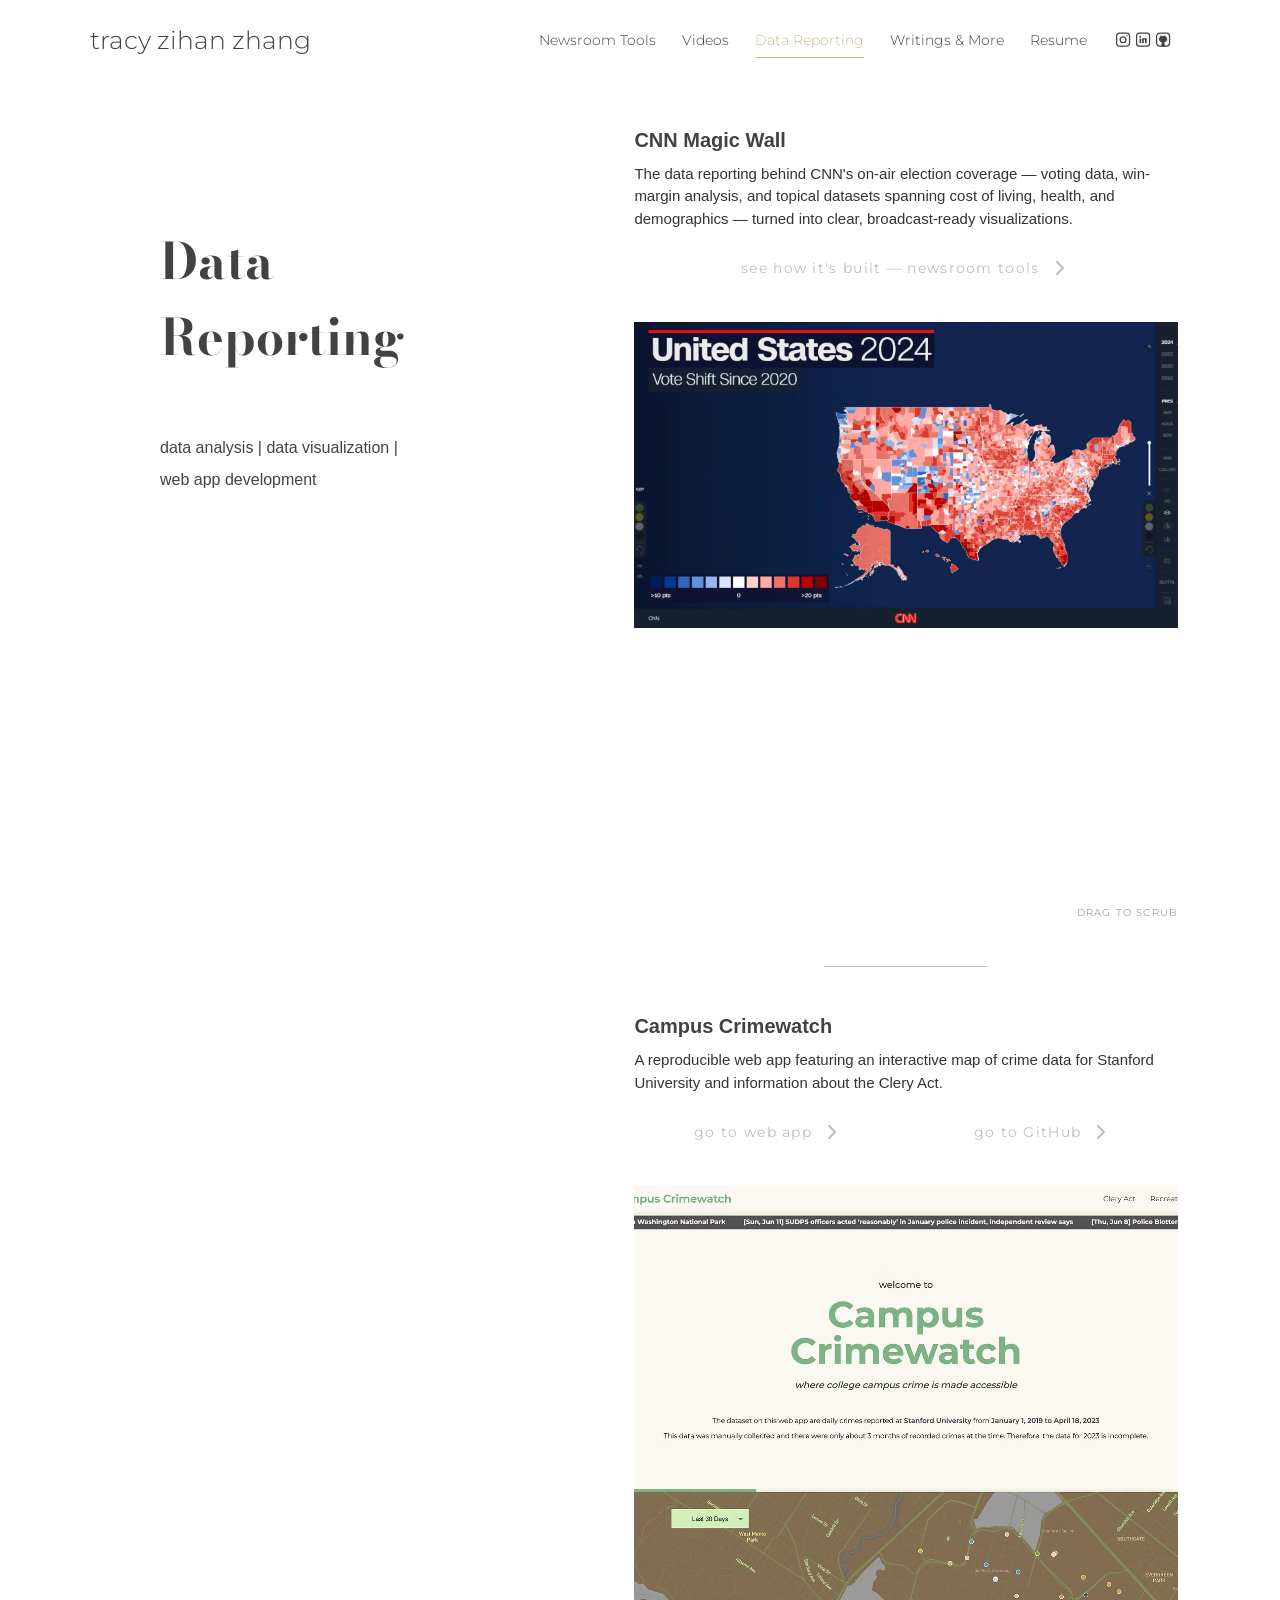
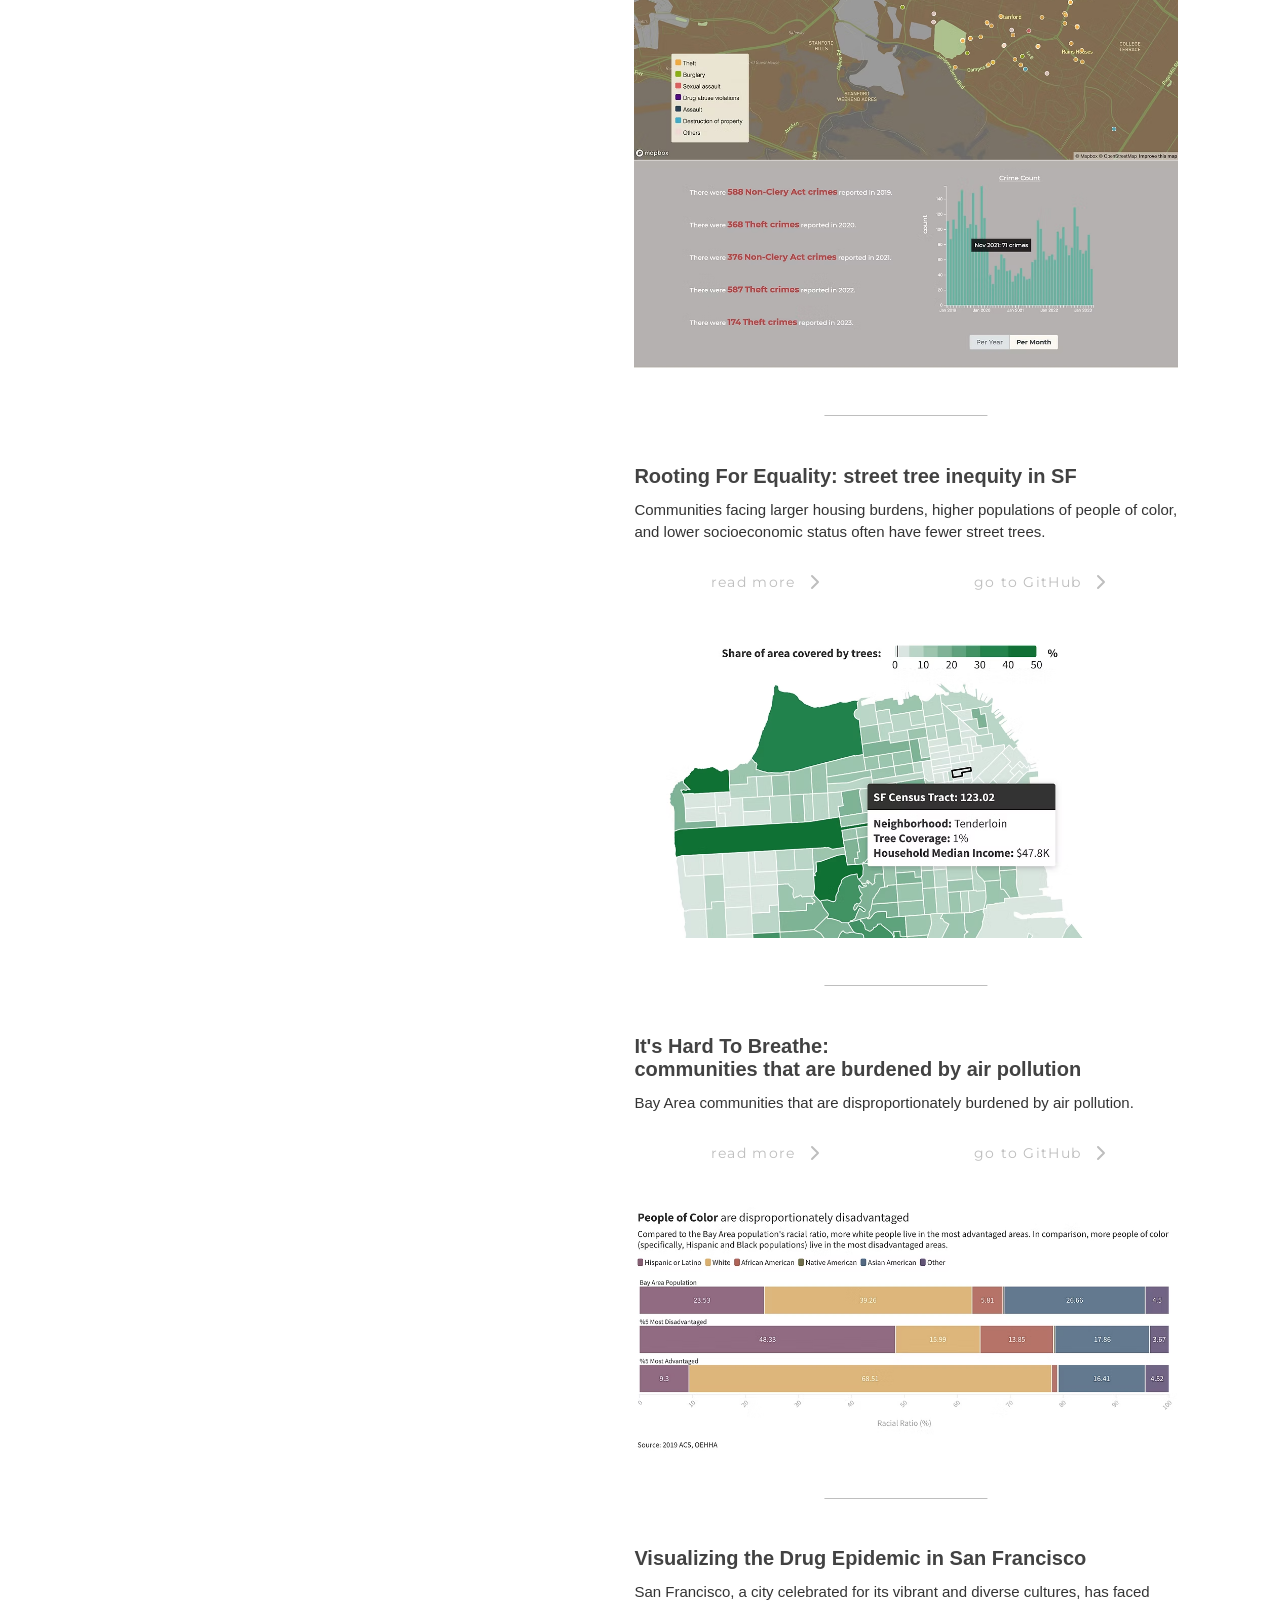
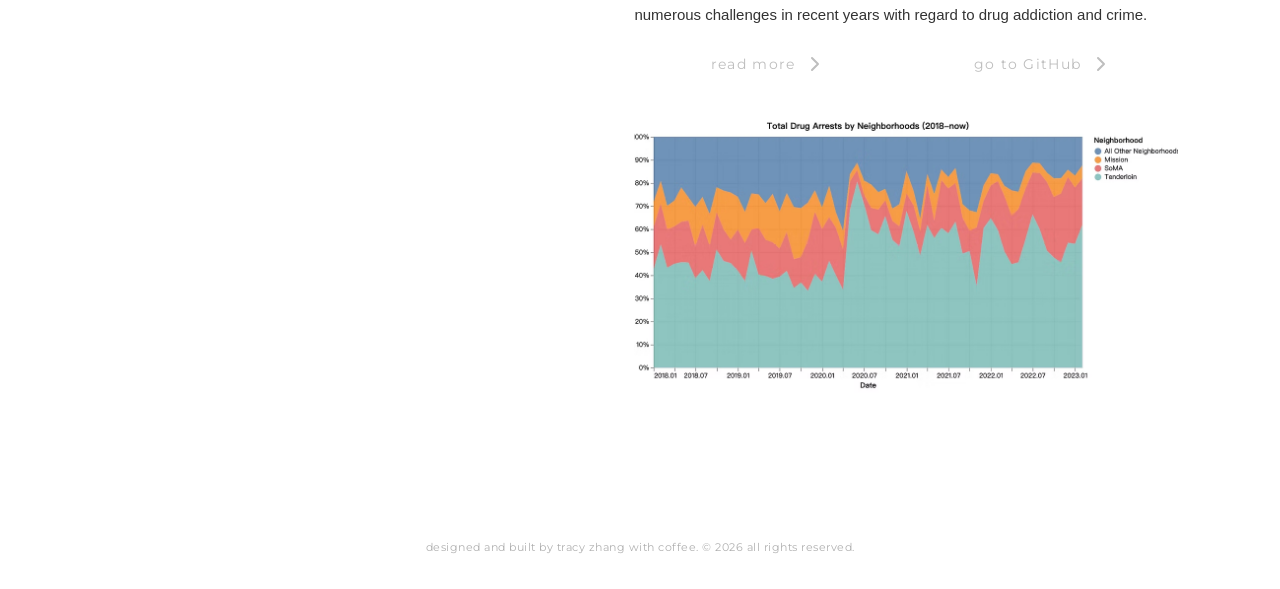
<file: docs/data/index.html>
<!DOCTYPE html>
<html>
  <head>
    <meta name="viewport" content="width=device-width, initial-scale=1.0">
    <link href="../css/data_page.css" rel="stylesheet" type="text/css">
    <link href="../css/mobile.css" rel="stylesheet" type="text/css">
    <link href="https://fonts.googleapis.com/css2?family=Montserrat:wght@200;300;500;600;700&display=swap" rel="stylesheet">
    <link href="https://fonts.googleapis.com/css2?family=Bodoni+Moda:ital,opsz,wght@0,6..96,400..900;1,6..96,400..900&display=swap" rel="stylesheet">
    <title>Tracy Zhang | Data Reporting</title>  
    <link rel="icon" type="image/png" href="/favicon-96x96.png" sizes="96x96" />
    <link rel="icon" type="image/svg+xml" href="/favicon.svg" />
    <link rel="shortcut icon" href="/favicon.ico" />
    <link rel="apple-touch-icon" sizes="180x180" href="/apple-touch-icon.png" />
    <link rel="manifest" href="/site.webmanifest" />
  </head>


  <body>
    <nav>
      <div class="title"><a href="../">tracy zihan zhang</a></div>
      
      <ul>
        <li><a href="../newsroom-tools/">Newsroom Tools</a></li>
        <li><a href="../video/">Videos</a></li>
        <li><a class="selected" href="../data/">Data Reporting</a></li>
        <li><a href="../writing/">Writings & More</a></li>
        <li><a href="../src/pdfs/tracy-zhang-resume.pdf" target="_blank">Resume</a></li>
        <li class="social-icons">
          <a href="https://www.instagram.com/kacha_kachaaa/?__d=11" target="_blank">
            <svg id="instagram" xmlns="http://www.w3.org/2000/svg" viewBox="0 0 500 350" aria-label="Instagram">

                <!-- rounded-square frame (black fill, white stroke) -->
                <rect class="stencil" x="75" y="75" width="270" height="270" rx="65.88" ry="65.88"/>

                <!-- lens circle (black fill, white stroke) -->
                <circle class="stencil" cx="208.5" cy="211.5" r="60"/>

                <!-- tiny viewfinder dot (white fill) -->
                <circle class="dot" cx="291.5" cy="127.5" r="15"/>
            </svg>
          </a>
        </li>

        <li class="social-icons">
          <a href="https://www.linkedin.com/in/tracyzzz/" target="_blank">
              <svg id="linkedin" xmlns="http://www.w3.org/2000/svg" viewBox="0 0 500 350" aria-label="LinkedIn">

                <!-- rounded-square frame -->
                <rect class="stencil" x="75" y="75" width="270" height="270" rx="50" ry="50"/>

                <!-- "i" -->
                <circle class="dot" cx="150" cy="150" r="20"/>
                <rect class="dot" x="135" y="190" width="35" height="90"/>

                <!-- "n" -->
                <rect class="dot" x="190" y="190" width="35" height="90"/>
                <rect class="dot" x="200" y="180" width="85" height="30"/>
                <rect class="dot" x="250" y="190" width="35" height="90"/>

            </svg>
          </a>
        </li>

        <li class="social-icons">
          <a href="https://github.com/tracyzzzz" target="_blank">
              <svg id="github" xmlns="http://www.w3.org/2000/svg" viewBox="0 0 500 350" aria-label="GitHub">

                <!-- rounded-square frame -->
                <rect class="stencil" x="75" y="75" width="270" height="270" rx="65" ry="65"/>

                <!-- head -->
                <ellipse class="dot" cx="210" cy="200" rx="85" ry="65"/>

                <!-- Ears -->
                <polygon class="dot" points="150,162 160,120 200,140"/>
                <polygon class="dot" points="215,140 255,120 265,162"/>

                <!-- Body -->
                <polygon class="dot" points="170,350 200,160 220,160 250,350"/>

            </svg>
          </a>
        </li>

      </ul>
      <button class="hamburger" id="hamburgerBtn" aria-label="Open navigation" aria-expanded="false">
        <span></span><span></span><span></span>
      </button>
    </nav>

    <div class="nav-overlay" id="navOverlay"></div>
    <div class="slide-panel" id="slidePanel">
      <ul>
        <li><a href="../newsroom-tools/">Newsroom Tools</a></li>
        <li><a href="../video/">Videos</a></li>
        <li><a class="selected" href="../data/">Data Reporting</a></li>
        <li><a href="../writing/">Writings & More</a></li>
        <li><a href="../src/pdfs/tracy-zhang-resume.pdf" target="_blank">Resume</a></li>
      </ul>
    </div>

    <section id="data-page">
      <div id="title">
        <h1>Data <br> Reporting</h1>
        <p>data analysis | data visualization | <br> web app development</p>
      </div>

      <div id="projects">
        <div id="project5" class="project">
          <h2>CNN Magic Wall</h2>
          <p>The data reporting behind CNN's on-air election coverage — voting data, win-margin
            analysis, and topical datasets spanning cost of living, health, and demographics —
            turned into clear, broadcast-ready visualizations.</p>

          <div class="buttons">
            <a href="../newsroom-tools/">
              <button>
                see how it's built — newsroom tools
                <svg width="12" height="12" viewBox="0 0 24 24" fill="none" xmlns="http://www.w3.org/2000/svg">
                  <path d="M9 18L15 12L9 6" stroke-width="2" stroke-linecap="round" stroke-linejoin="round"/>
                </svg>
              </button>
            </a>
          </div>
          <img src="../src/vote shifts.png" alt="CNN Magic Wall vote shifts visualization">
          <div class="video-scrub">
            <video muted playsinline preload="auto">
              <source src="../src/vids/clip1.mp4" type="video/mp4">
            </video>
            <div class="scrub-line"></div>
          </div>
          <div class="scrub-hint">drag to scrub</div>
        </div>


        <div id="project1" class="project">
          <h2>Campus Crimewatch</h2>
          <p>A reproducible web app featuring an interactive map of crime data for Stanford University and information about the Clery Act.</p>
          <div class="buttons">
            <a href="https://campus-crime-watch.github.io/" target="_blank">
              <button>
                go to web app
                <svg width="12" height="12" viewBox="0 0 24 24" fill="none" xmlns="http://www.w3.org/2000/svg">
                  <path d="M9 18L15 12L9 6" stroke-width="2" stroke-linecap="round" stroke-linejoin="round"/>
                </svg>
              </button>
            </a>
            <a href="https://github.com/campus-crime-watch/campus-crime-watch.github.io" target="_blank">
              <button>
                go to GitHub
                <svg width="12" height="12" viewBox="0 0 24 24" fill="none" xmlns="http://www.w3.org/2000/svg">
                  <path d="M9 18L15 12L9 6" stroke-width="2" stroke-linecap="round" stroke-linejoin="round"/>
                </svg>
              </button>
            </a>
          </div>
          <img src="../src/campus_crimewatch.avif" alt="Campus Crimewatch Screenshot">
          <img src="../src/map.avif" alt="Campus Crimewatch Screenshot">
          <img src="../src/d3.avif" alt="Campus Crimewatch Screenshot">
        </div>
        
        <div id="project2" class="project">
          <h2>Rooting For Equality: street tree inequity in SF</h2>
          <p>Communities facing larger housing burdens, higher populations of people of color, and lower socioeconomic status often have fewer street trees.</p>
          <div class="buttons">
            <a href="../trees/" target="_blank">
              <button>
                read more
                <svg width="12" height="12" viewBox="0 0 24 24" fill="none" xmlns="http://www.w3.org/2000/svg">
                  <path d="M9 18L15 12L9 6" stroke-width="2" stroke-linecap="round" stroke-linejoin="round"/>
                </svg>
              </button>
            </a>
            <a href="https://github.com/tracyzzzz/sf_trees_inequity" target="_blank">
              <button>
                go to GitHub
                <svg width="12" height="12" viewBox="0 0 24 24" fill="none" xmlns="http://www.w3.org/2000/svg">
                  <path d="M9 18L15 12L9 6" stroke-width="2" stroke-linecap="round" stroke-linejoin="round"/>
                </svg>
              </button>
            </a>
          </div>
          <img src="../src/trees.avif" alt="Rooting For Equality Screenshot">
        </div>

        <div id="project3" class="project">
          <h2>It's Hard To Breathe: <br>
          communities that are burdened by air pollution</h2>
          <p>Bay Area communities that are disproportionately burdened by air pollution.</p>
          <div class="buttons">
            <a href="https://public.flourish.studio/story/1765355/" target="_blank">
              <button>
                read more
                <svg width="12" height="12" viewBox="0 0 24 24" fill="none" xmlns="http://www.w3.org/2000/svg">
                  <path d="M9 18L15 12L9 6" stroke-width="2" stroke-linecap="round" stroke-linejoin="round"/>
                </svg>
              </button>
            </a>
            <a href="https://github.com/tracyzzzz/air_quality_inequity" target="_blank">
              <button>
                go to GitHub
                <svg width="12" height="12" viewBox="0 0 24 24" fill="none" xmlns="http://www.w3.org/2000/svg">
                  <path d="M9 18L15 12L9 6" stroke-width="2" stroke-linecap="round" stroke-linejoin="round"/>
                </svg>
              </button>
            </a>
          </div>
          <img src="../src/pollution.avif" alt="Air Quality Screenshot">
        </div>

        <div id="project4" class="project">
          <h2>Visualizing the Drug Epidemic in San Francisco</h2>
          <p>San Francisco, a city celebrated for its vibrant and diverse cultures, has faced numerous challenges in recent years with regard to drug addiction and crime.</p>
          <div class="buttons">
            <a href="https://nbviewer.org/github/fishdmy/sfpd-data/blob/main/notebooks/drug_epidemic.ipynb" target="_blank">
              <button>
                read more
                <svg width="12" height="12" viewBox="0 0 24 24" fill="none" xmlns="http://www.w3.org/2000/svg">
                  <path d="M9 18L15 12L9 6" stroke-width="2" stroke-linecap="round" stroke-linejoin="round"/>
                </svg>
              </button>
            </a>
            <a href="https://github.com/fishdmy/sfpd-data" target="_blank">
              <button>
                go to GitHub
                <svg width="12" height="12" viewBox="0 0 24 24" fill="none" xmlns="http://www.w3.org/2000/svg">
                  <path d="M9 18L15 12L9 6" stroke-width="2" stroke-linecap="round" stroke-linejoin="round"/>
                </svg>
              </button>
            </a>
          </div>
          <img src="../src/drugs.avif" alt="Visualizing the Drug Epidemic in San Francisco Screenshot">
        </div>
      </div>

    </section>

    <div class="mobile-social-bar">
      <a href="https://www.instagram.com/kacha_kachaaa/?__d=11" target="_blank">
        <svg xmlns="http://www.w3.org/2000/svg" viewBox="0 0 500 350" aria-label="Instagram">
          <rect class="stencil" x="75" y="75" width="270" height="270" rx="65.88" ry="65.88"/>
          <circle class="stencil" cx="208.5" cy="211.5" r="60"/>
          <circle class="dot" cx="291.5" cy="127.5" r="15"/>
        </svg>
      </a>
      <a href="https://www.linkedin.com/in/tracyzzz/" target="_blank">
        <svg xmlns="http://www.w3.org/2000/svg" viewBox="0 0 500 350" aria-label="LinkedIn">
          <rect class="stencil" x="75" y="75" width="270" height="270" rx="50" ry="50"/>
          <circle class="dot" cx="150" cy="150" r="20"/>
          <rect class="dot" x="135" y="190" width="35" height="90"/>
          <rect class="dot" x="190" y="190" width="35" height="90"/>
          <rect class="dot" x="200" y="180" width="85" height="30"/>
          <rect class="dot" x="250" y="190" width="35" height="90"/>
        </svg>
      </a>
      <a href="https://github.com/tracyzzzz" target="_blank">
        <svg xmlns="http://www.w3.org/2000/svg" viewBox="0 0 500 350" aria-label="GitHub">
          <rect class="stencil" x="75" y="75" width="270" height="270" rx="65" ry="65"/>
          <ellipse class="dot" cx="210" cy="200" rx="85" ry="65"/>
          <polygon class="dot" points="150,162 160,120 200,140"/>
          <polygon class="dot" points="215,140 255,120 265,162"/>
          <polygon class="dot" points="170,350 200,160 220,160 250,350"/>
        </svg>
      </a>
    </div>
    <footer>
      <p>designed and built by tracy zhang with coffee. &copy; 2026 all rights reserved.</p>
    </footer>
  </body>

  <script>
    (function () {
      var btn     = document.getElementById('hamburgerBtn');
      var panel   = document.getElementById('slidePanel');
      var overlay = document.getElementById('navOverlay');
      function open()  { btn.classList.add('open'); panel.classList.add('open'); overlay.classList.add('open'); btn.setAttribute('aria-expanded','true'); }
      function close() { btn.classList.remove('open'); panel.classList.remove('open'); overlay.classList.remove('open'); btn.setAttribute('aria-expanded','false'); }
      btn.addEventListener('click', function () { panel.classList.contains('open') ? close() : open(); });
      overlay.addEventListener('click', close);
      document.addEventListener('keydown', function (e) { if (e.key === 'Escape') close(); });
    })();
  </script>

  <script>
    (function () {
      document.querySelectorAll('.video-scrub').forEach(function (container) {
        var video = container.querySelector('video');
        var line  = container.querySelector('.scrub-line');

        container.addEventListener('mousemove', function (e) {
          var rect = container.getBoundingClientRect();
          var x = Math.max(0, Math.min(1, (e.clientX - rect.left) / rect.width));
          line.style.left = (e.clientX - rect.left) + 'px';
          if (video.duration) {
            video.currentTime = x * video.duration;
          }
        });
      });
    })();
  </script>

  <script>
    (function () {
      var projects = document.querySelectorAll('.project');

      if ('IntersectionObserver' in window) {
        var observer = new IntersectionObserver(function (entries) {
          entries.forEach(function (entry) {
            if (entry.isIntersecting) {
              entry.target.classList.add('visible');
              observer.unobserve(entry.target);
            }
          });
        }, { threshold: 0.08 });

        projects.forEach(function (el) { observer.observe(el); });
      } else {
        projects.forEach(function (el) { el.classList.add('visible'); });
      }
    })();
  </script>
</html>
</file>
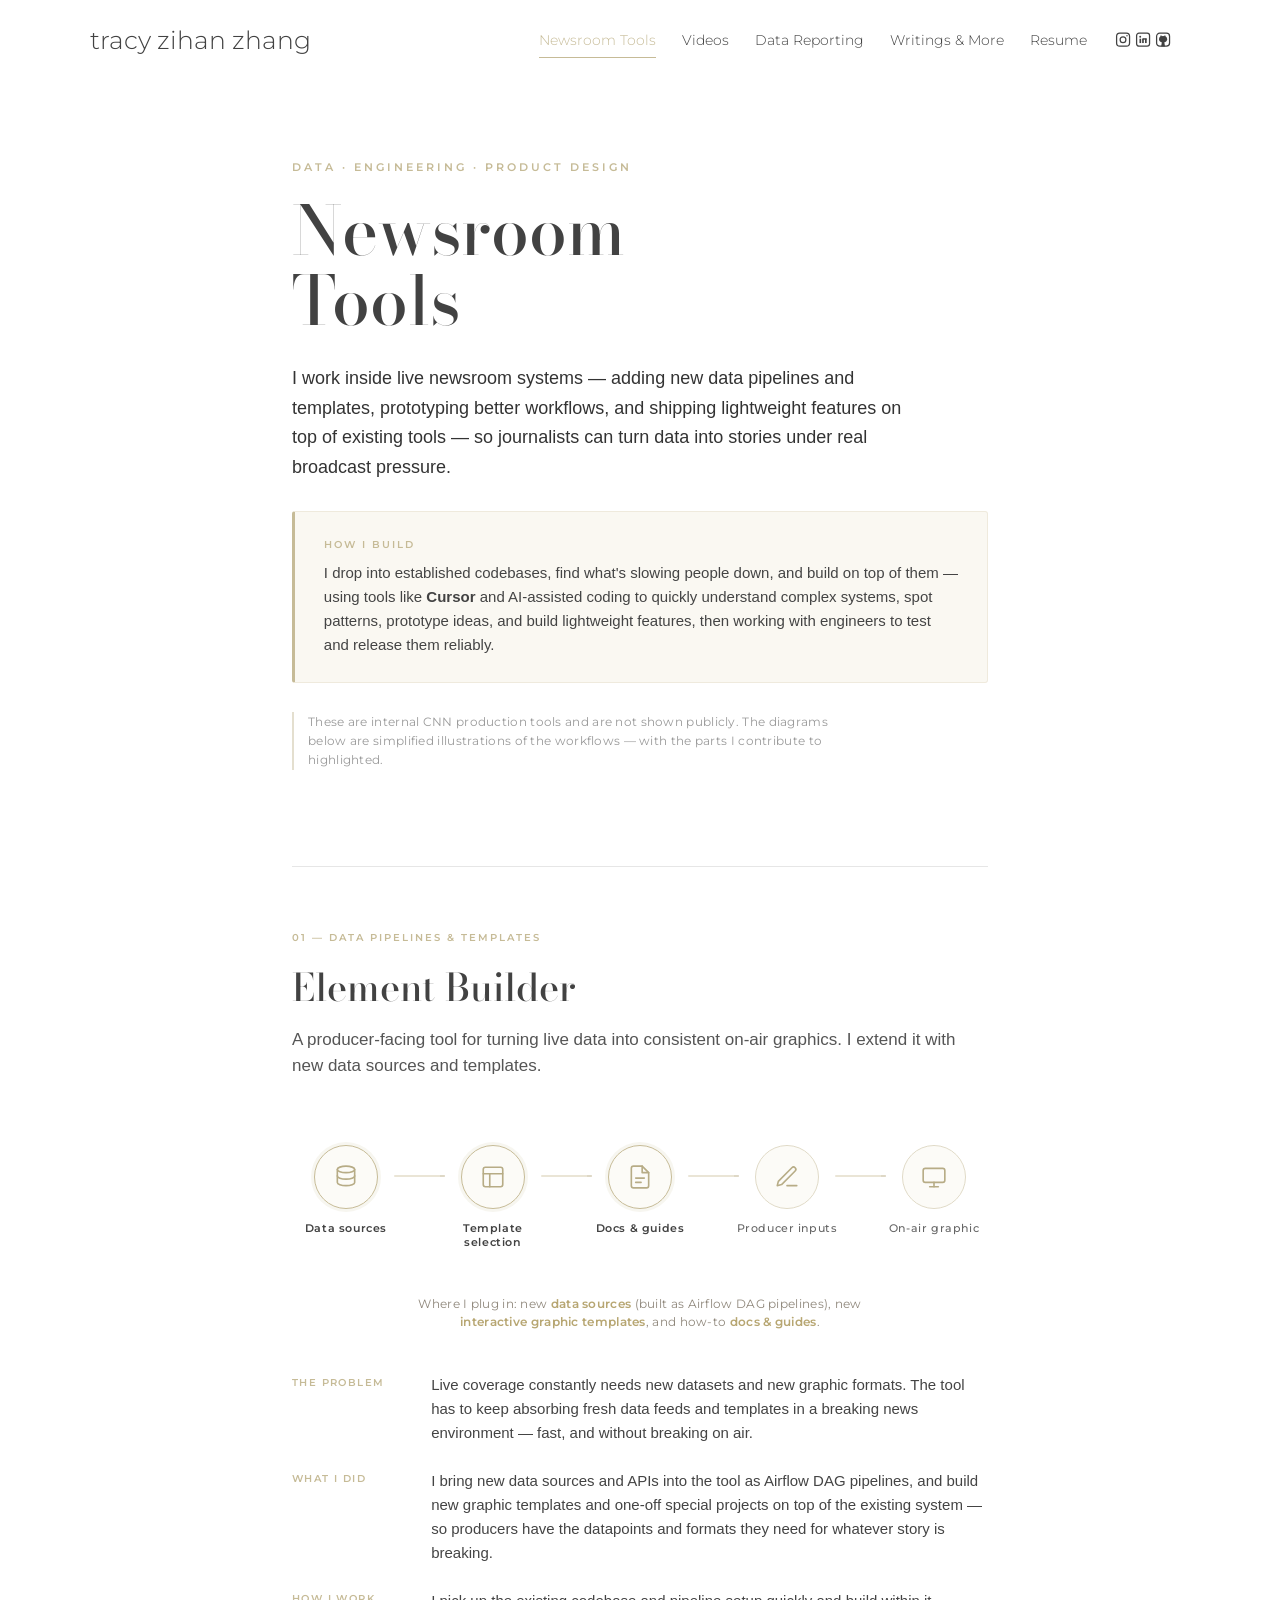
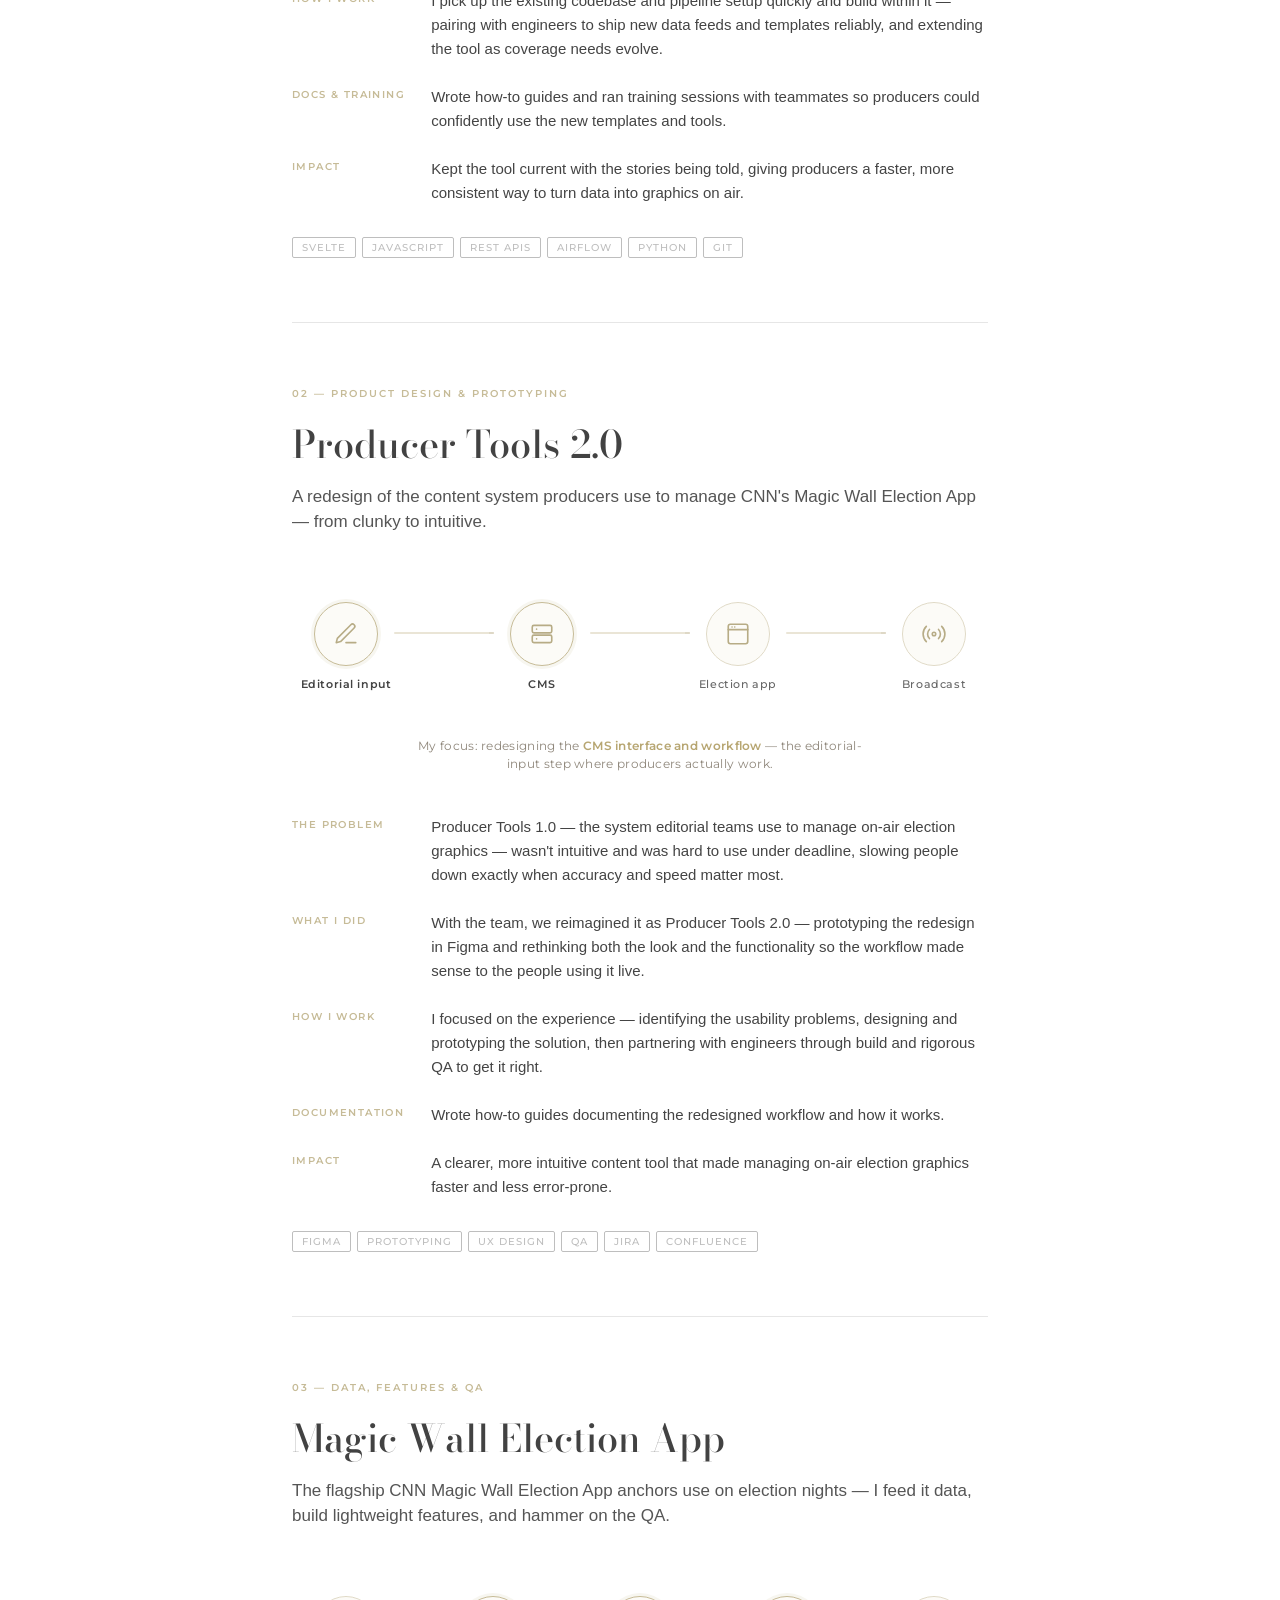
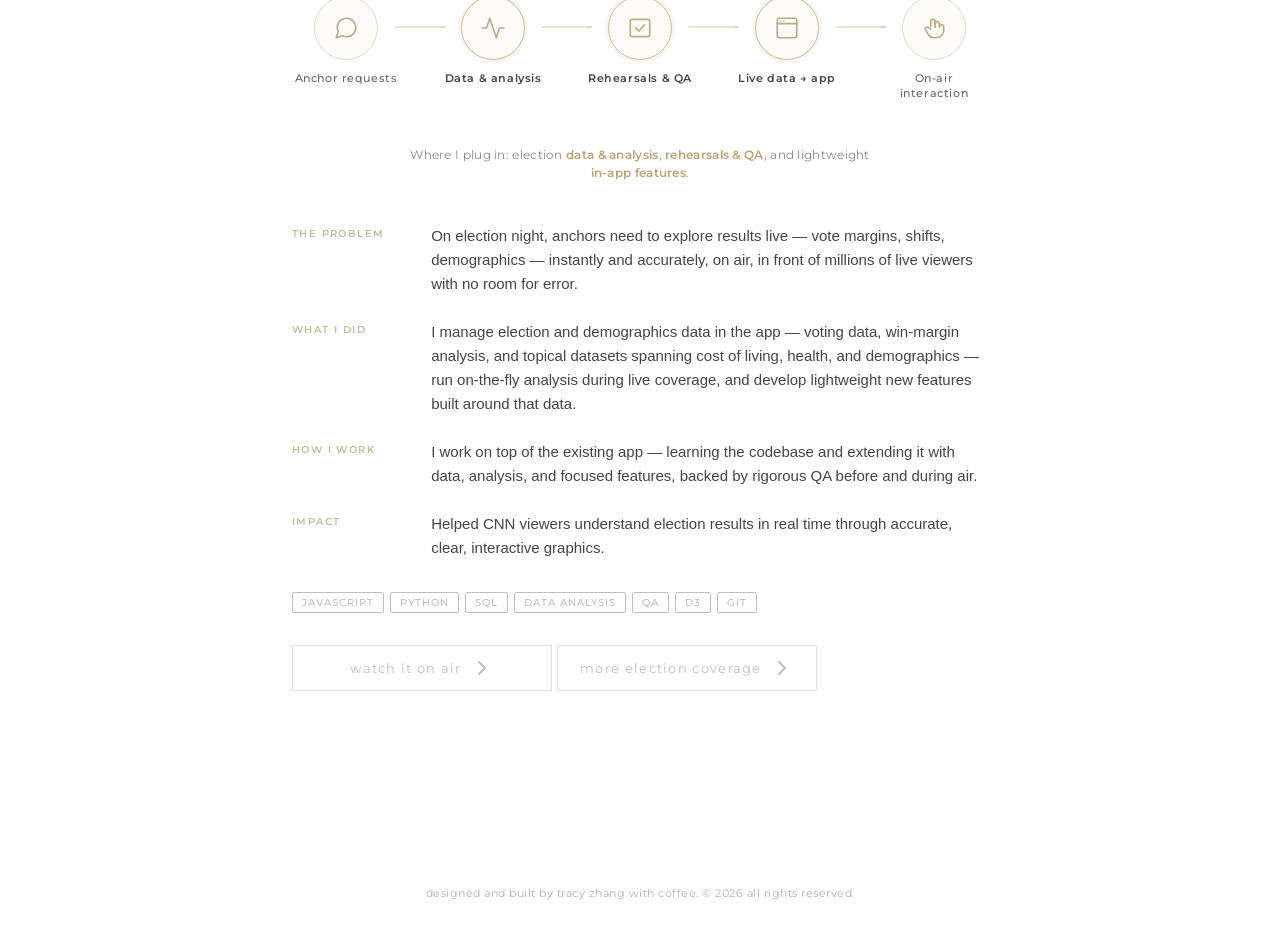
<file: docs/newsroom-tools/index.html>
<!DOCTYPE html>
<html>
  <head>
    <meta name="viewport" content="width=device-width, initial-scale=1.0">
    <link href="../css/newsroom_tools.css" rel="stylesheet" type="text/css">
    <link href="../css/mobile.css" rel="stylesheet" type="text/css">
    <link href="https://fonts.googleapis.com/css2?family=Montserrat:wght@200;300;500;600;700&display=swap" rel="stylesheet">
    <link href="https://fonts.googleapis.com/css2?family=Bodoni+Moda:ital,opsz,wght@0,6..96,400..900;1,6..96,400..900&display=swap" rel="stylesheet">
    <title>Tracy Zhang | Newsroom Tools</title>
    <link rel="icon" type="image/png" href="/favicon-96x96.png" sizes="96x96" />
    <link rel="icon" type="image/svg+xml" href="/favicon.svg" />
    <link rel="shortcut icon" href="/favicon.ico" />
    <link rel="apple-touch-icon" sizes="180x180" href="/apple-touch-icon.png" />
    <link rel="manifest" href="/site.webmanifest" />
  </head>


  <body>
    <nav>
      <div class="title"><a href="../">tracy zihan zhang</a></div>

      <ul>
        <li><a class="selected" href="../newsroom-tools/">Newsroom Tools</a></li>
        <li><a href="../video/">Videos</a></li>
        <li><a href="../data/">Data Reporting</a></li>
        <li><a href="../writing/">Writings & More</a></li>
        <li><a href="../src/pdfs/tracy-zhang-resume.pdf" target="_blank">Resume</a></li>
        <li class="social-icons">
          <a href="https://www.instagram.com/kacha_kachaaa/?__d=11" target="_blank">
            <svg id="instagram" xmlns="http://www.w3.org/2000/svg" viewBox="0 0 500 350" aria-label="Instagram">
                <rect class="stencil" x="75" y="75" width="270" height="270" rx="65.88" ry="65.88"/>
                <circle class="stencil" cx="208.5" cy="211.5" r="60"/>
                <circle class="dot" cx="291.5" cy="127.5" r="15"/>
            </svg>
          </a>
        </li>

        <li class="social-icons">
          <a href="https://www.linkedin.com/in/tracyzzz/" target="_blank">
              <svg id="linkedin" xmlns="http://www.w3.org/2000/svg" viewBox="0 0 500 350" aria-label="LinkedIn">
                <rect class="stencil" x="75" y="75" width="270" height="270" rx="50" ry="50"/>
                <circle class="dot" cx="150" cy="150" r="20"/>
                <rect class="dot" x="135" y="190" width="35" height="90"/>
                <rect class="dot" x="190" y="190" width="35" height="90"/>
                <rect class="dot" x="200" y="180" width="85" height="30"/>
                <rect class="dot" x="250" y="190" width="35" height="90"/>
            </svg>
          </a>
        </li>

        <li class="social-icons">
          <a href="https://github.com/tracyzzzz" target="_blank">
              <svg id="github" xmlns="http://www.w3.org/2000/svg" viewBox="0 0 500 350" aria-label="GitHub">
                <rect class="stencil" x="75" y="75" width="270" height="270" rx="65" ry="65"/>
                <ellipse class="dot" cx="210" cy="200" rx="85" ry="65"/>
                <polygon class="dot" points="150,162 160,120 200,140"/>
                <polygon class="dot" points="215,140 255,120 265,162"/>
                <polygon class="dot" points="170,350 200,160 220,160 250,350"/>
            </svg>
          </a>
        </li>

      </ul>
      <button class="hamburger" id="hamburgerBtn" aria-label="Open navigation" aria-expanded="false">
        <span></span><span></span><span></span>
      </button>
    </nav>

    <div class="nav-overlay" id="navOverlay"></div>
    <div class="slide-panel" id="slidePanel">
      <ul>
        <li><a class="selected" href="../newsroom-tools/">Newsroom Tools</a></li>
        <li><a href="../video/">Videos</a></li>
        <li><a href="../data/">Data Reporting</a></li>
        <li><a href="../writing/">Writings & More</a></li>
        <li><a href="../src/pdfs/tracy-zhang-resume.pdf" target="_blank">Resume</a></li>
      </ul>
    </div>

    <section id="newsroom-page">

      <header class="intro reveal">
        <p class="eyebrow">Data &middot; Engineering &middot; Product Design</p>
        <h1>Newsroom<br>Tools</h1>
        <p class="lede">I work inside live newsroom systems &mdash; adding new data pipelines and
          templates, prototyping better workflows, and shipping lightweight features on top of
          existing tools &mdash; so journalists can turn data into stories under real broadcast pressure.</p>
        <div class="how-i-build">
          <p class="how-label">How I build</p>
          <p class="how-text">I drop into established codebases, find what's slowing people down, and
            build on top of them &mdash; using tools like <strong>Cursor</strong> and AI-assisted coding to
            quickly understand complex systems, spot patterns, prototype ideas, and build lightweight features, then working with
            engineers to test and release them reliably.</p>
        </div>
        <p class="disclaimer">These are internal CNN production tools and are not shown publicly.
          The diagrams below are simplified illustrations of the workflows &mdash; with the parts I
          contribute to highlighted.</p>
      </header>

      <!-- ── 01 Element Builder ─────────────────────────── -->
      <article class="case reveal">
        <p class="case-eyebrow">01 &mdash; Data Pipelines &amp; Templates</p>
        <h2>Element Builder</h2>
        <p class="case-tagline">A producer-facing tool for turning live data into consistent on-air
          graphics. I extend it with new data sources and templates.</p>

        <div class="pipeline" data-flow>
          <div class="node mine">
            <div class="node-icon">
              <svg viewBox="0 0 24 24" fill="none" stroke="currentColor" stroke-width="1.5" stroke-linecap="round" stroke-linejoin="round"><ellipse cx="12" cy="5" rx="8" ry="3"/><path d="M4 5v6c0 1.66 3.58 3 8 3s8-1.34 8-3V5"/><path d="M4 11v6c0 1.66 3.58 3 8 3s8-1.34 8-3v-6"/></svg>
            </div>
            <span class="node-label">Data sources</span>
          </div>
          <div class="connector"><span class="flow"></span></div>
          <div class="node mine">
            <div class="node-icon">
              <svg viewBox="0 0 24 24" fill="none" stroke="currentColor" stroke-width="1.5" stroke-linecap="round" stroke-linejoin="round"><rect x="3" y="3" width="18" height="18" rx="2"/><path d="M3 9h18"/><path d="M9 21V9"/></svg>
            </div>
            <span class="node-label">Template selection</span>
          </div>
          <div class="connector"><span class="flow"></span></div>
          <div class="node mine">
            <div class="node-icon">
              <svg viewBox="0 0 24 24" fill="none" stroke="currentColor" stroke-width="1.5" stroke-linecap="round" stroke-linejoin="round"><path d="M14 2H6a2 2 0 0 0-2 2v16a2 2 0 0 0 2 2h12a2 2 0 0 0 2-2V8z"/><path d="M14 2v6h6"/><path d="M8 13h8"/><path d="M8 17h5"/></svg>
            </div>
            <span class="node-label">Docs &amp; guides</span>
          </div>
          <div class="connector"><span class="flow"></span></div>
          <div class="node">
            <div class="node-icon">
              <svg viewBox="0 0 24 24" fill="none" stroke="currentColor" stroke-width="1.5" stroke-linecap="round" stroke-linejoin="round"><path d="M12 20h9"/><path d="M16.5 3.5a2.12 2.12 0 0 1 3 3L7 19l-4 1 1-4Z"/></svg>
            </div>
            <span class="node-label">Producer inputs</span>
          </div>
          <div class="connector"><span class="flow"></span></div>
          <div class="node">
            <div class="node-icon">
              <svg viewBox="0 0 24 24" fill="none" stroke="currentColor" stroke-width="1.5" stroke-linecap="round" stroke-linejoin="round"><rect x="2" y="4" width="20" height="13" rx="2"/><path d="M8 21h8"/><path d="M12 17v4"/></svg>
            </div>
            <span class="node-label">On-air graphic</span>
          </div>
        </div>
        <p class="pipeline-note">Where I plug in: new <strong>data sources</strong> (built as Airflow DAG
          pipelines), new <strong>interactive graphic templates</strong>, and how-to <strong>docs &amp; guides</strong>.</p>

        <div class="case-detail">
          <div class="detail-row">
            <span class="detail-label">The problem</span>
            <p class="detail-text">Live coverage constantly needs new datasets and new graphic formats.
              The tool has to keep absorbing fresh data feeds and templates in a breaking news environment &mdash;
              fast, and without breaking on air.</p>
          </div>
          <div class="detail-row">
            <span class="detail-label">What I did</span>
            <p class="detail-text">I bring new data sources and APIs into the tool as Airflow DAG pipelines,
              and build new graphic templates and one-off special projects on top of the existing system &mdash;
              so producers have the datapoints and formats they need for whatever story is breaking.</p>
          </div>
          <div class="detail-row">
            <span class="detail-label">How I work</span>
            <p class="detail-text">I pick up the existing codebase and pipeline setup quickly and build
              within it &mdash; pairing with engineers to ship new data feeds and templates reliably, and
              extending the tool as coverage needs evolve.</p>
          </div>
          <div class="detail-row">
            <span class="detail-label">Docs &amp; training</span>
            <p class="detail-text">Wrote how-to guides and ran training sessions with teammates so
              producers could confidently use the new templates and tools.</p>
          </div>
          <div class="detail-row">
            <span class="detail-label">Impact</span>
            <p class="detail-text">Kept the tool current with the stories being told, giving producers a
              faster, more consistent way to turn data into graphics on air.</p>
          </div>
        </div>

        <div class="tech-tags">
          <span class="tag">Svelte</span>
          <span class="tag">JavaScript</span>
          <span class="tag">REST APIs</span>
          <span class="tag">Airflow</span>
          <span class="tag">Python</span>
          <span class="tag">Git</span>
        </div>
      </article>

      <!-- ── 02 Election CMS ─────────────────────────── -->
      <article class="case reveal">
        <p class="case-eyebrow">02 &mdash; Product Design &amp; Prototyping</p>
        <h2>Producer Tools 2.0</h2>
        <p class="case-tagline">A redesign of the content system producers use to manage CNN's Magic Wall Election App
           &mdash; from clunky to intuitive.</p>

        <div class="pipeline" data-flow>
          <div class="node mine">
            <div class="node-icon">
              <svg viewBox="0 0 24 24" fill="none" stroke="currentColor" stroke-width="1.5" stroke-linecap="round" stroke-linejoin="round"><path d="M12 20h9"/><path d="M16.5 3.5a2.12 2.12 0 0 1 3 3L7 19l-4 1 1-4Z"/></svg>
            </div>
            <span class="node-label">Editorial input</span>
          </div>
          <div class="connector"><span class="flow"></span></div>
          <div class="node mine">
            <div class="node-icon">
              <svg viewBox="0 0 24 24" fill="none" stroke="currentColor" stroke-width="1.5" stroke-linecap="round" stroke-linejoin="round"><rect x="3" y="4" width="18" height="7" rx="1.5"/><rect x="3" y="13" width="18" height="7" rx="1.5"/><path d="M7 7.5h.01"/><path d="M7 16.5h.01"/></svg>
            </div>
            <span class="node-label">CMS</span>
          </div>
          <div class="connector"><span class="flow"></span></div>
          <div class="node">
            <div class="node-icon">
              <svg viewBox="0 0 24 24" fill="none" stroke="currentColor" stroke-width="1.5" stroke-linecap="round" stroke-linejoin="round"><rect x="3" y="3" width="18" height="18" rx="2"/><path d="M3 8h18"/><path d="M6.5 5.5h.01M9 5.5h.01"/></svg>
            </div>
            <span class="node-label">Election app</span>
          </div>
          <div class="connector"><span class="flow"></span></div>
          <div class="node">
            <div class="node-icon">
              <svg viewBox="0 0 24 24" fill="none" stroke="currentColor" stroke-width="1.5" stroke-linecap="round" stroke-linejoin="round"><path d="M4.9 4.9a10 10 0 0 0 0 14.2"/><path d="M19.1 4.9a10 10 0 0 1 0 14.2"/><path d="M7.8 7.8a6 6 0 0 0 0 8.4"/><path d="M16.2 7.8a6 6 0 0 1 0 8.4"/><circle cx="12" cy="12" r="1.6"/></svg>
            </div>
            <span class="node-label">Broadcast</span>
          </div>
        </div>
        <p class="pipeline-note">My focus: redesigning the <strong>CMS interface and workflow</strong> &mdash;
          the editorial-input step where producers actually work.</p>

        <div class="case-detail">
          <div class="detail-row">
            <span class="detail-label">The problem</span>
            <p class="detail-text">Producer Tools 1.0 &mdash; the system editorial teams use to manage on-air
              election graphics &mdash; wasn't intuitive and was hard to use under deadline, slowing people
              down exactly when accuracy and speed matter most.</p>
          </div>
          <div class="detail-row">
            <span class="detail-label">What I did</span>
            <p class="detail-text">With the team, we reimagined it as Producer Tools 2.0 &mdash; prototyping
              the redesign in Figma and rethinking both the look and the functionality so the workflow made
              sense to the people using it live.</p>
          </div>
          <div class="detail-row">
            <span class="detail-label">How I work</span>
            <p class="detail-text">I focused on the experience &mdash; identifying the usability problems,
              designing and prototyping the solution, then partnering with engineers through build and
              rigorous QA to get it right.</p>
          </div>
          <div class="detail-row">
            <span class="detail-label">Documentation</span>
            <p class="detail-text">Wrote how-to guides documenting the redesigned workflow and how it
              works.</p>
          </div>
          <div class="detail-row">
            <span class="detail-label">Impact</span>
            <p class="detail-text">A clearer, more intuitive content tool that made managing on-air election
              graphics faster and less error-prone.</p>
          </div>
        </div>

        <div class="tech-tags">
          <span class="tag">Figma</span>
          <span class="tag">Prototyping</span>
          <span class="tag">UX Design</span>
          <span class="tag">QA</span>
          <span class="tag">Jira</span>
          <span class="tag">Confluence</span>
        </div>
      </article>

      <!-- ── 03 Magic Wall ─────────────────────────── -->
      <article class="case reveal">
        <p class="case-eyebrow">03 &mdash; Data, Features &amp; QA</p>
        <h2>Magic Wall Election App</h2>
        <p class="case-tagline">The flagship CNN Magic Wall Election App anchors use on election nights &mdash; I feed it data,
          build lightweight features, and hammer on the QA.</p>

        <div class="pipeline" data-flow>
          <div class="node">
            <div class="node-icon">
              <svg viewBox="0 0 24 24" fill="none" stroke="currentColor" stroke-width="1.5" stroke-linecap="round" stroke-linejoin="round"><path d="M21 11.5a8.38 8.38 0 0 1-.9 3.8 8.5 8.5 0 0 1-7.6 4.7 8.38 8.38 0 0 1-3.8-.9L3 21l1.9-5.7a8.38 8.38 0 0 1-.9-3.8 8.5 8.5 0 0 1 4.7-7.6 8.38 8.38 0 0 1 3.8-.9h.5a8.48 8.48 0 0 1 8 8v.5z"/></svg>
            </div>
            <span class="node-label">Anchor requests</span>
          </div>
          <div class="connector"><span class="flow"></span></div>
          <div class="node mine">
            <div class="node-icon">
              <svg viewBox="0 0 24 24" fill="none" stroke="currentColor" stroke-width="1.5" stroke-linecap="round" stroke-linejoin="round"><path d="M22 12h-4l-3 9L9 3l-3 9H2"/></svg>
            </div>
            <span class="node-label">Data &amp; analysis</span>
          </div>
          <div class="connector"><span class="flow"></span></div>
          <div class="node mine">
            <div class="node-icon">
              <svg viewBox="0 0 24 24" fill="none" stroke="currentColor" stroke-width="1.5" stroke-linecap="round" stroke-linejoin="round"><rect x="3" y="4" width="18" height="16" rx="2"/><path d="M8 12l3 3 5-6"/></svg>
            </div>
            <span class="node-label">Rehearsals &amp; QA</span>
          </div>
          <div class="connector"><span class="flow"></span></div>
          <div class="node mine">
            <div class="node-icon">
              <svg viewBox="0 0 24 24" fill="none" stroke="currentColor" stroke-width="1.5" stroke-linecap="round" stroke-linejoin="round"><rect x="3" y="3" width="18" height="18" rx="2"/><path d="M3 8h18"/><path d="M6.5 5.5h.01M9 5.5h.01"/></svg>
            </div>
            <span class="node-label">Live data &rarr; app</span>
          </div>
          <div class="connector"><span class="flow"></span></div>
          <div class="node">
            <div class="node-icon">
              <svg viewBox="0 0 24 24" fill="none" stroke="currentColor" stroke-width="1.5" stroke-linecap="round" stroke-linejoin="round"><path d="M9 11V6a2 2 0 0 1 4 0v5"/><path d="M13 11V8a2 2 0 0 1 4 0v3"/><path d="M17 11a2 2 0 0 1 4 0v3a7 7 0 0 1-7 7h-2a7 7 0 0 1-6-4l-2-3.5a1.8 1.8 0 0 1 3-1.8L9 13"/></svg>
            </div>
            <span class="node-label">On-air interaction</span>
          </div>
        </div>
        <p class="pipeline-note">Where I plug in: election <strong>data &amp; analysis</strong>,
          <strong>rehearsals &amp; QA</strong>, and lightweight <strong>in-app features</strong>.</p>

        <div class="case-detail">
          <div class="detail-row">
            <span class="detail-label">The problem</span>
            <p class="detail-text">On election night, anchors need to explore results live &mdash; vote margins,
              shifts, demographics &mdash; instantly and accurately, on air, in front of millions of live viewers with no room
              for error.</p>
          </div>
          <div class="detail-row">
            <span class="detail-label">What I did</span>
            <p class="detail-text">I manage election and demographics data in the app &mdash; voting data,
              win-margin analysis, and topical datasets spanning cost of living, health, and demographics &mdash;
              run on-the-fly analysis during live coverage, and develop lightweight new features built around
              that data.</p>
          </div>
          <div class="detail-row">
            <span class="detail-label">How I work</span>
            <p class="detail-text">I work on top of the existing app &mdash; learning the codebase and extending
              it with data, analysis, and focused features, backed by rigorous QA before and during air.</p>
          </div>

          <div class="detail-row">
            <span class="detail-label">Impact</span>
            <p class="detail-text">Helped CNN viewers understand election results in real time through
              accurate, clear, interactive graphics.</p>
          </div>
        </div>

        <div class="tech-tags">
          <span class="tag">JavaScript</span>
          <span class="tag">Python</span>
          <span class="tag">SQL</span>
          <span class="tag">Data Analysis</span>
          <span class="tag">QA</span>
          <span class="tag">D3</span>
          <span class="tag">Git</span>
        </div>

        <div class="buttons">
          <a href="https://www.youtube.com/watch?v=5_DHl4Kp77A" target="_blank">
            <button>
              watch it on air
              <svg width="12" height="12" viewBox="0 0 24 24" fill="none" xmlns="http://www.w3.org/2000/svg">
                <path d="M9 18L15 12L9 6" stroke-width="2" stroke-linecap="round" stroke-linejoin="round"/>
              </svg>
            </button>
          </a>
          <a href="https://www.youtube.com/watch?v=3PTnzXozmhc" target="_blank">
            <button>
              more election coverage
              <svg width="12" height="12" viewBox="0 0 24 24" fill="none" xmlns="http://www.w3.org/2000/svg">
                <path d="M9 18L15 12L9 6" stroke-width="2" stroke-linecap="round" stroke-linejoin="round"/>
              </svg>
            </button>
          </a>
        </div>
      </article>

    </section>

    <div class="mobile-social-bar">
      <a href="https://www.instagram.com/kacha_kachaaa/?__d=11" target="_blank">
        <svg xmlns="http://www.w3.org/2000/svg" viewBox="0 0 500 350" aria-label="Instagram">
          <rect class="stencil" x="75" y="75" width="270" height="270" rx="65.88" ry="65.88"/>
          <circle class="stencil" cx="208.5" cy="211.5" r="60"/>
          <circle class="dot" cx="291.5" cy="127.5" r="15"/>
        </svg>
      </a>
      <a href="https://www.linkedin.com/in/tracyzzz/" target="_blank">
        <svg xmlns="http://www.w3.org/2000/svg" viewBox="0 0 500 350" aria-label="LinkedIn">
          <rect class="stencil" x="75" y="75" width="270" height="270" rx="50" ry="50"/>
          <circle class="dot" cx="150" cy="150" r="20"/>
          <rect class="dot" x="135" y="190" width="35" height="90"/>
          <rect class="dot" x="190" y="190" width="35" height="90"/>
          <rect class="dot" x="200" y="180" width="85" height="30"/>
          <rect class="dot" x="250" y="190" width="35" height="90"/>
        </svg>
      </a>
      <a href="https://github.com/tracyzzzz" target="_blank">
        <svg xmlns="http://www.w3.org/2000/svg" viewBox="0 0 500 350" aria-label="GitHub">
          <rect class="stencil" x="75" y="75" width="270" height="270" rx="65" ry="65"/>
          <ellipse class="dot" cx="210" cy="200" rx="85" ry="65"/>
          <polygon class="dot" points="150,162 160,120 200,140"/>
          <polygon class="dot" points="215,140 255,120 265,162"/>
          <polygon class="dot" points="170,350 200,160 220,160 250,350"/>
        </svg>
      </a>
    </div>
  </body>
  <footer>
    <p>designed and built by tracy zhang with coffee. &copy; 2026 all rights reserved.</p>
  </footer>

  <script>
    (function () {
      var btn     = document.getElementById('hamburgerBtn');
      var panel   = document.getElementById('slidePanel');
      var overlay = document.getElementById('navOverlay');
      function open()  { btn.classList.add('open'); panel.classList.add('open'); overlay.classList.add('open'); btn.setAttribute('aria-expanded','true'); }
      function close() { btn.classList.remove('open'); panel.classList.remove('open'); overlay.classList.remove('open'); btn.setAttribute('aria-expanded','false'); }
      btn.addEventListener('click', function () { panel.classList.contains('open') ? close() : open(); });
      overlay.addEventListener('click', close);
      document.addEventListener('keydown', function (e) { if (e.key === 'Escape') close(); });
    })();
  </script>

  <script>
    (function () {
      var items = document.querySelectorAll('.reveal');
      if ('IntersectionObserver' in window) {
        var observer = new IntersectionObserver(function (entries) {
          entries.forEach(function (entry) {
            if (entry.isIntersecting) {
              entry.target.classList.add('visible');
              var pipe = entry.target.querySelector('[data-flow]');
              if (pipe) pipe.classList.add('flowing');
              observer.unobserve(entry.target);
            }
          });
        }, { threshold: 0.15 });
        items.forEach(function (el) { observer.observe(el); });
      } else {
        items.forEach(function (el) {
          el.classList.add('visible');
          var pipe = el.querySelector('[data-flow]');
          if (pipe) pipe.classList.add('flowing');
        });
      }
    })();
  </script>
</html>
</file>
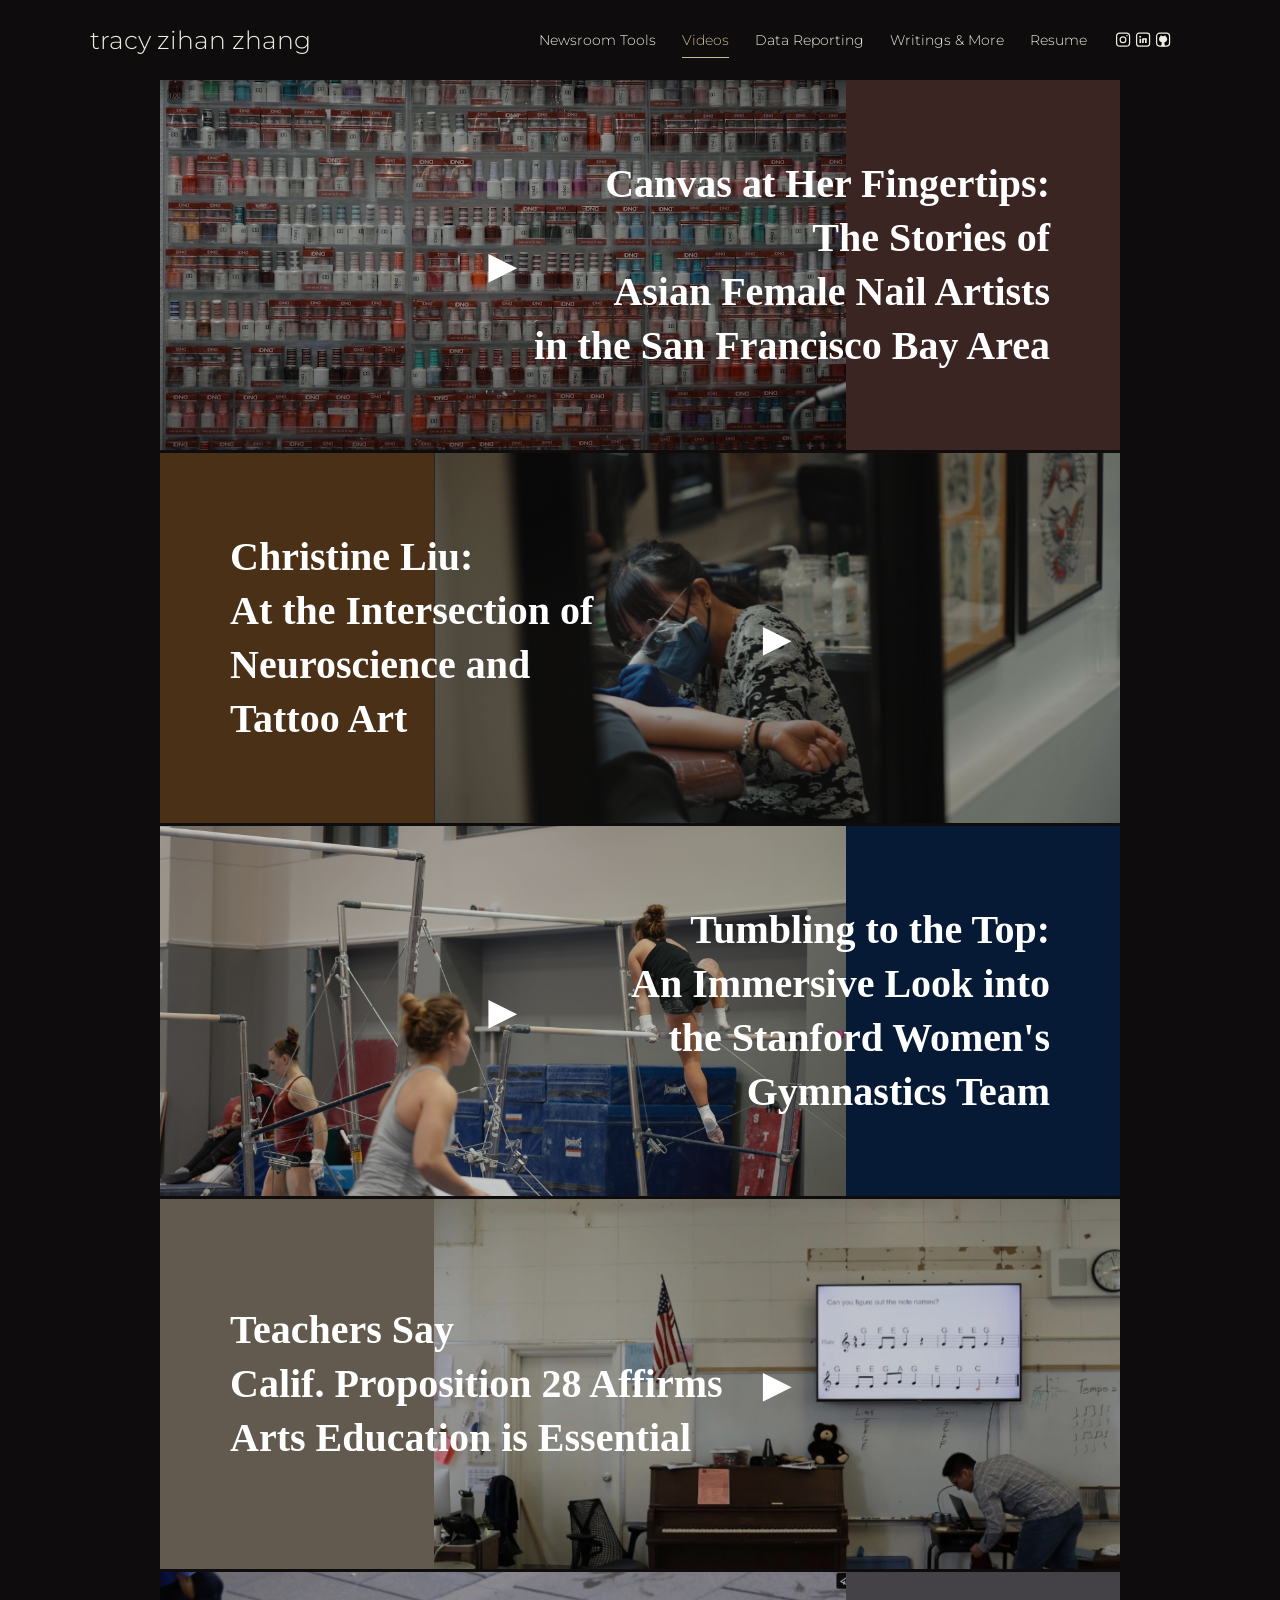
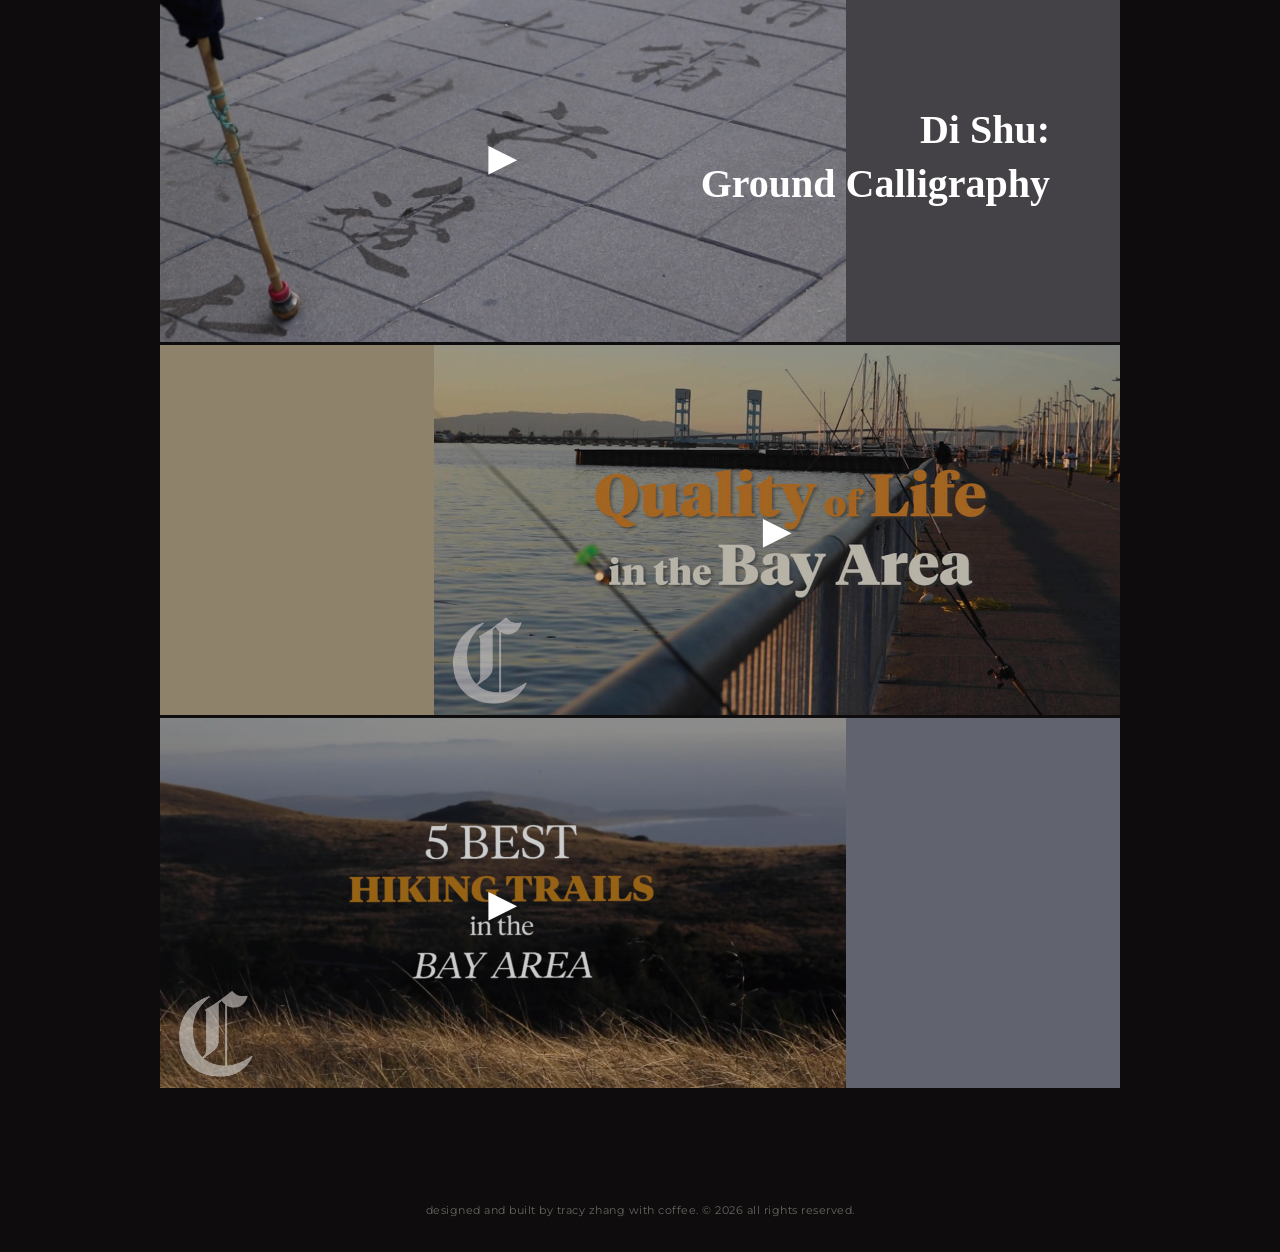
<file: docs/video/index.html>
<!DOCTYPE html>
<html>
  <head>
    <meta name="viewport" content="width=device-width, initial-scale=1.0">
    <link href="../css/video_page.css" rel="stylesheet" type="text/css">
    <link href="../css/mobile.css" rel="stylesheet" type="text/css">
    <link href="https://fonts.googleapis.com/css2?family=Montserrat:wght@200;300;500;600;700&display=swap" rel="stylesheet">
    <link href="https://fonts.googleapis.com/css2?family=Bodoni+Moda:ital,opsz,wght@0,6..96,400..900;1,6..96,400..900&display=swap" rel="stylesheet">
    <title>Tracy Zhang | Video</title>  
    <link rel="icon" type="image/png" href="/favicon-96x96.png" sizes="96x96" />
    <link rel="icon" type="image/svg+xml" href="/favicon.svg" />
    <link rel="shortcut icon" href="/favicon.ico" />
    <link rel="apple-touch-icon" sizes="180x180" href="/apple-touch-icon.png" />
    <link rel="manifest" href="/site.webmanifest" />
  </head>


  <body>
    <!-- navigation bar top -->
    <nav>
      <div class="title"><a href="../">tracy zihan zhang</a></div>
      
      <ul>
        <li><a href="../newsroom-tools/">Newsroom Tools</a></li>
        <li><a class="selected" href="../video/">Videos</a></li>
        <li><a href="../data/">Data Reporting</a></li>
        <li><a href="../writing/">Writings & More</a></li>
        <li><a href="../src/pdfs/tracy-zhang-resume.pdf" target="_blank">Resume</a></li>
        <li class="social-icons">
          <a href="https://www.instagram.com/kacha_kachaaa/?__d=11" target="_blank">
            <svg id="instagram" xmlns="http://www.w3.org/2000/svg" viewBox="0 0 500 350" aria-label="Instagram">

                <!-- rounded-square frame (black fill, white stroke) -->
                <rect class="stencil" x="75" y="75" width="270" height="270" rx="65.88" ry="65.88"/>

                <!-- lens circle (black fill, white stroke) -->
                <circle class="stencil" cx="208.5" cy="211.5" r="60"/>

                <!-- tiny viewfinder dot (white fill) -->
                <circle class="dot" cx="291.5" cy="127.5" r="15"/>
            </svg>
          </a>
        </li>

        <li class="social-icons">
          <a href="https://www.linkedin.com/in/tracyzzz/" target="_blank">
              <svg id="linkedin" xmlns="http://www.w3.org/2000/svg" viewBox="0 0 500 350" aria-label="LinkedIn">

                <!-- rounded-square frame -->
                <rect class="stencil" x="75" y="75" width="270" height="270" rx="50" ry="50"/>

                <!-- "i" -->
                <circle class="dot" cx="150" cy="150" r="20"/>
                <rect class="dot" x="135" y="190" width="35" height="90"/>

                <!-- "n" -->
                <rect class="dot" x="190" y="190" width="35" height="90"/>
                <rect class="dot" x="200" y="180" width="85" height="30"/>
                <rect class="dot" x="250" y="190" width="35" height="90"/>

            </svg>
          </a>
        </li>

        <li class="social-icons">
          <a href="https://github.com/tracyzzzz" target="_blank">
              <svg id="github" xmlns="http://www.w3.org/2000/svg" viewBox="0 0 500 350" aria-label="GitHub">

                <!-- rounded-square frame -->
                <rect class="stencil" x="75" y="75" width="270" height="270" rx="65" ry="65"/>

                <!-- head -->
                <ellipse class="dot" cx="210" cy="200" rx="85" ry="65"/>

                <!-- Ears -->
                <polygon class="dot" points="150,162 160,120 200,140"/>
                <polygon class="dot" points="215,140 255,120 265,162"/>

                <!-- Body -->
                <polygon class="dot" points="170,350 200,160 220,160 250,350"/>

            </svg>
          </a>
        </li>

      </ul>
      <button class="hamburger" id="hamburgerBtn" aria-label="Open navigation" aria-expanded="false">
        <span></span><span></span><span></span>
      </button>
    </nav>

    <div class="nav-overlay" id="navOverlay"></div>
    <div class="slide-panel" id="slidePanel">
      <ul>
        <li><a href="../newsroom-tools/">Newsroom Tools</a></li>
        <li><a class="selected" href="../video/">Videos</a></li>
        <li><a href="../data/">Data Reporting</a></li>
        <li><a href="../writing/">Writings & More</a></li>
        <li><a href="../src/pdfs/tracy-zhang-resume.pdf" target="_blank">Resume</a></li>
      </ul>
    </div>

    <section id="videopage">
      <div class="video-row" style="--bg-color:#492E2C;">
        <div class="video-thumb" style="background-image: url('../src/nails.png');">
          <a class="play-button" href="https://youtu.be/4MS_sGoEebk?si=bSd6p4aWUNtqy1dl" target="_blank">&#9658;</a>
        </div>
        <div class="video-spacer"></div>
        <div class="video-text">
          <h2>Canvas at Her Fingertips: <br>The Stories of <br> Asian Female Nail Artists <br> in the San Francisco Bay Area</h2>
        </div>
        <div class="overlay"></div>
      </div>

      <div class="video-row" style="--bg-color:#5b3c1d;">
        <div class="video-thumb" style="background-image: url('../src/tattoo.png');">
          <a class="play-button" href="https://youtu.be/Bh0rNRbPIP0?si=LAXUSNaE4PDuhjZY" target="_blank">&#9658;</a>
        </div>
        <div class="video-spacer"></div>
        <div class="video-text">
          <h2>Christine Liu: <br> At the Intersection of <br> Neuroscience and <br> Tattoo Art</h2>
        </div>
        <div class="overlay"></div>
      </div>

      <div class="video-row" style="--bg-color:#072142;">
        <div class="video-thumb" style="background-image: url('../src/gym.jpg');">
          <a class="play-button" href="https://youtu.be/piQPWeEa5b4?si=9zU7RbOc4wAhKgDU" target="_blank">&#9658;</a>
        </div>
        <div class="video-spacer"></div>
        <div class="video-text">
          <h2>Tumbling to the Top: <br> An Immersive Look into <br> the Stanford Women's <br> Gymnastics Team</h2>
        </div>
        <div class="overlay"></div>
      </div>

      <div class="video-row" style="--bg-color:#7a7161;">
        <div class="video-thumb" style="background-image: url('../src/prop28.png');">
          <a class="play-button" href="https://youtu.be/X2dNXgIGRCg?si=q2iRy-m8bYuTsRoR" target="_blank">&#9658;</a>
        </div>
        <div class="video-spacer"></div>
        <div class="video-text">
          <h2>Teachers Say <br> Calif. Proposition 28 Affirms <br> Arts Education is Essential</h2>
        </div>
        <div class="overlay"></div>
      </div>

      <div class="video-row" style="--bg-color:#555357;">
        <div class="video-thumb" style="background-image: url('../src/caligraphy.png');">
          <a class="play-button" href="https://vimeo.com/600071161?fl=pl&fe=sh" target="_blank">&#9658;</a>
        </div>
        <div class="video-spacer"></div>
        <div class="video-text">
          <h2>Di Shu: <br> Ground Calligraphy</h2>
        </div>
        <div class="overlay"></div>
      </div>

      <div class="video-row" style="--bg-color:#b1a384;">
        <div class="video-thumb" style="background-image: url('../src/qualityoflife.jpg');">
          <a class="play-button" href="https://www.instagram.com/reel/Co-Vq3SDoyc/" target="_blank">&#9658;</a>
        </div>
        <div class="video-spacer"></div>
        <div class="video-text">
        </div>
        <div class="overlay"></div>
      </div>

      <div class="video-row" style="--bg-color:#797d8b;">
        <div class="video-thumb" style="background-image: url('../src/trails.jpg');">
          <a class="play-button" href="https://youtu.be/RXu3ITvKyiM?si=6-6LrMcPnIjAqbbO" target="_blank">&#9658;</a>
        </div>
        <div class="video-spacer"></div>
        <div class="video-text">
        </div>
        <div class="overlay"></div>
      </div>
      </div>

    </section>


    <div class="mobile-social-bar">
      <a href="https://www.instagram.com/kacha_kachaaa/?__d=11" target="_blank">
        <svg xmlns="http://www.w3.org/2000/svg" viewBox="0 0 500 350" aria-label="Instagram">
          <rect class="stencil" x="75" y="75" width="270" height="270" rx="65.88" ry="65.88"/>
          <circle class="stencil" cx="208.5" cy="211.5" r="60"/>
          <circle class="dot" cx="291.5" cy="127.5" r="15"/>
        </svg>
      </a>
      <a href="https://www.linkedin.com/in/tracyzzz/" target="_blank">
        <svg xmlns="http://www.w3.org/2000/svg" viewBox="0 0 500 350" aria-label="LinkedIn">
          <rect class="stencil" x="75" y="75" width="270" height="270" rx="50" ry="50"/>
          <circle class="dot" cx="150" cy="150" r="20"/>
          <rect class="dot" x="135" y="190" width="35" height="90"/>
          <rect class="dot" x="190" y="190" width="35" height="90"/>
          <rect class="dot" x="200" y="180" width="85" height="30"/>
          <rect class="dot" x="250" y="190" width="35" height="90"/>
        </svg>
      </a>
      <a href="https://github.com/tracyzzzz" target="_blank">
        <svg xmlns="http://www.w3.org/2000/svg" viewBox="0 0 500 350" aria-label="GitHub">
          <rect class="stencil" x="75" y="75" width="270" height="270" rx="65" ry="65"/>
          <ellipse class="dot" cx="210" cy="200" rx="85" ry="65"/>
          <polygon class="dot" points="150,162 160,120 200,140"/>
          <polygon class="dot" points="215,140 255,120 265,162"/>
          <polygon class="dot" points="170,350 200,160 220,160 250,350"/>
        </svg>
      </a>
    </div>
    <footer>
      <p>designed and built by tracy zhang with coffee. &copy; 2026 all rights reserved.</p>
    </footer>
  </body>

  <script>
    (function () {
      var btn     = document.getElementById('hamburgerBtn');
      var panel   = document.getElementById('slidePanel');
      var overlay = document.getElementById('navOverlay');
      function open()  { btn.classList.add('open'); panel.classList.add('open'); overlay.classList.add('open'); btn.setAttribute('aria-expanded','true'); }
      function close() { btn.classList.remove('open'); panel.classList.remove('open'); overlay.classList.remove('open'); btn.setAttribute('aria-expanded','false'); }
      btn.addEventListener('click', function () { panel.classList.contains('open') ? close() : open(); });
      overlay.addEventListener('click', close);
      document.addEventListener('keydown', function (e) { if (e.key === 'Escape') close(); });
    })();
  </script>

  <script>
    (function () {
      var rows = document.querySelectorAll('.video-row');

      if ('IntersectionObserver' in window) {
        var observer = new IntersectionObserver(function (entries) {
          entries.forEach(function (entry) {
            if (entry.isIntersecting) {
              entry.target.classList.add('visible');
              // Clear stagger delay so hover transitions are instant
              setTimeout(function () {
                entry.target.style.transitionDelay = '';
              }, 750);
              observer.unobserve(entry.target);
            }
          });
        }, { threshold: 0.1 });

        rows.forEach(function (el, i) {
          el.style.transitionDelay = (i * 0.07) + 's';
          observer.observe(el);
        });
      } else {
        rows.forEach(function (el) { el.classList.add('visible'); });
      }
    })();
  </script>
</html>
</file>
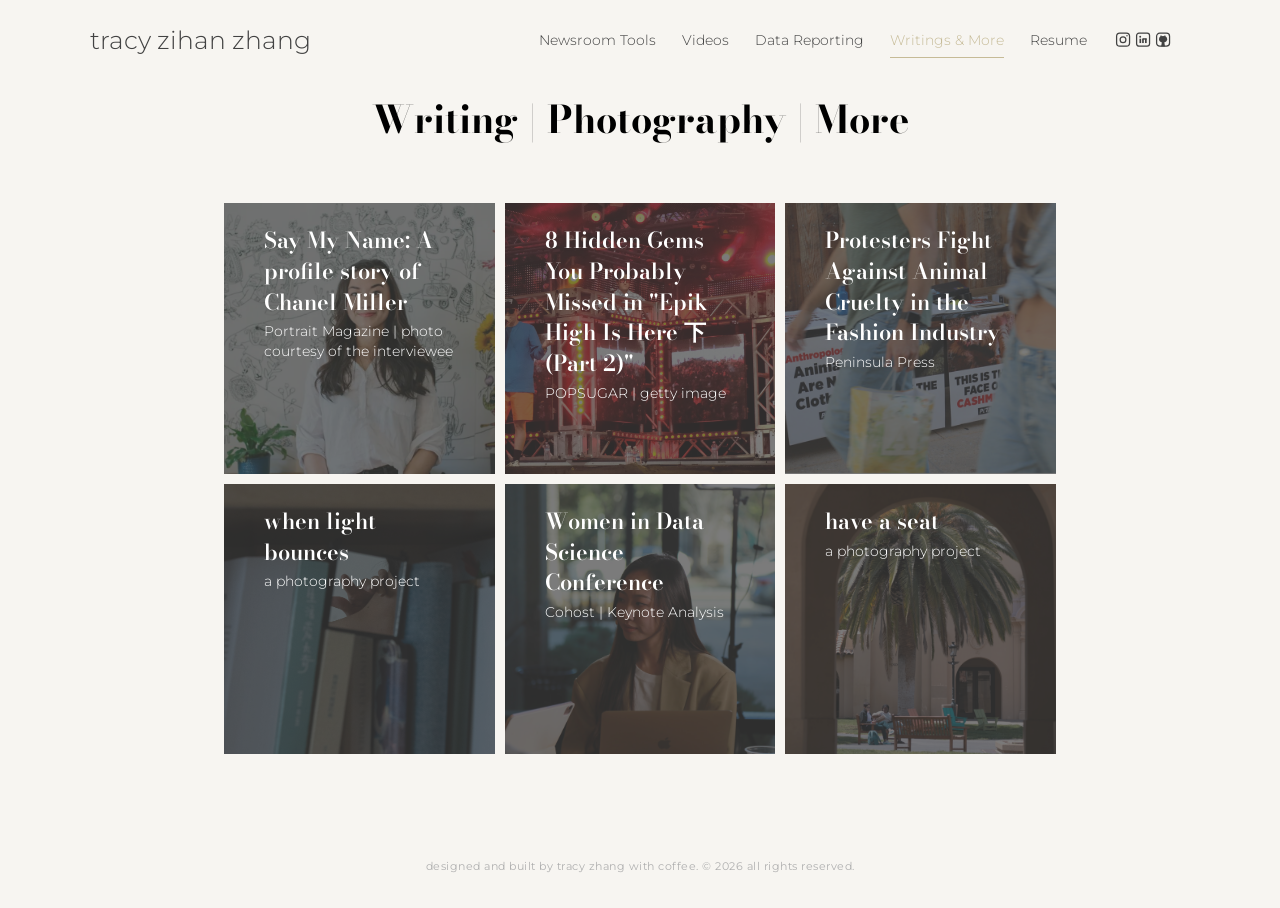
<file: docs/writing/index.html>
<!DOCTYPE html>
<html>
  <head>
    <meta name="viewport" content="width=device-width, initial-scale=1.0">
    <link href="../css/writing_page.css" rel="stylesheet" type="text/css">
    <link href="../css/mobile.css" rel="stylesheet" type="text/css">
    <link href="https://fonts.googleapis.com/css2?family=Montserrat:wght@200;300;500;600;700&display=swap" rel="stylesheet">
    <link href="https://fonts.googleapis.com/css2?family=Bodoni+Moda:ital,opsz,wght@0,6..96,400..900;1,6..96,400..900&display=swap" rel="stylesheet">
    <title>Tracy Zhang | Writings and More</title>  
    <link rel="icon" type="image/png" href="/favicon-96x96.png" sizes="96x96" />
    <link rel="icon" type="image/svg+xml" href="/favicon.svg" />
    <link rel="shortcut icon" href="/favicon.ico" />
    <link rel="apple-touch-icon" sizes="180x180" href="/apple-touch-icon.png" />
    <link rel="manifest" href="/site.webmanifest" />
  </head>


  <body>
    <!-- navigation bar top -->
<nav>
      <div class="title"><a href="../">tracy zihan zhang</a></div>
      
      <ul>
        <li><a href="../newsroom-tools/">Newsroom Tools</a></li>
        <li><a href="../video/">Videos</a></li>
        <li><a href="../data/">Data Reporting</a></li>
        <li><a class="selected" href="../writing/">Writings & More</a></li>
        <li><a href="../src/pdfs/tracy-zhang-resume.pdf" target="_blank">Resume</a></li>
        <li class="social-icons">
          <a href="https://www.instagram.com/kacha_kachaaa/?__d=11" target="_blank">
            <svg id="instagram" xmlns="http://www.w3.org/2000/svg" viewBox="0 0 500 350" aria-label="Instagram">

                <!-- rounded-square frame (black fill, white stroke) -->
                <rect class="stencil" x="75" y="75" width="270" height="270" rx="65.88" ry="65.88"/>

                <!-- lens circle (black fill, white stroke) -->
                <circle class="stencil" cx="208.5" cy="211.5" r="60"/>

                <!-- tiny viewfinder dot (white fill) -->
                <circle class="dot" cx="291.5" cy="127.5" r="15"/>
            </svg>
          </a>
        </li>

        <li class="social-icons">
          <a href="https://www.linkedin.com/in/tracyzzz/" target="_blank">
              <svg id="linkedin" xmlns="http://www.w3.org/2000/svg" viewBox="0 0 500 350" aria-label="LinkedIn">

                <!-- rounded-square frame -->
                <rect class="stencil" x="75" y="75" width="270" height="270" rx="50" ry="50"/>

                <!-- "i" -->
                <circle class="dot" cx="150" cy="150" r="20"/>
                <rect class="dot" x="135" y="190" width="35" height="90"/>

                <!-- "n" -->
                <rect class="dot" x="190" y="190" width="35" height="90"/>
                <rect class="dot" x="200" y="180" width="85" height="30"/>
                <rect class="dot" x="250" y="190" width="35" height="90"/>

            </svg>
          </a>
        </li>

        <li class="social-icons">
          <a href="https://github.com/tracyzzzz" target="_blank">
              <svg id="github" xmlns="http://www.w3.org/2000/svg" viewBox="0 0 500 350" aria-label="GitHub">

                <!-- rounded-square frame -->
                <rect class="stencil" x="75" y="75" width="270" height="270" rx="65" ry="65"/>

                <!-- head -->
                <ellipse class="dot" cx="210" cy="200" rx="85" ry="65"/>

                <!-- Ears -->
                <polygon class="dot" points="150,162 160,120 200,140"/>
                <polygon class="dot" points="215,140 255,120 265,162"/>

                <!-- Body -->
                <polygon class="dot" points="170,350 200,160 220,160 250,350"/>

            </svg>
          </a>
        </li>

      </ul>
      <button class="hamburger" id="hamburgerBtn" aria-label="Open navigation" aria-expanded="false">
        <span></span><span></span><span></span>
      </button>
    </nav>

    <div class="nav-overlay" id="navOverlay"></div>
    <div class="slide-panel" id="slidePanel">
      <ul>
        <li><a href="../newsroom-tools/">Newsroom Tools</a></li>
        <li><a href="../video/">Videos</a></li>
        <li><a href="../data/">Data Reporting</a></li>
        <li><a class="selected" href="../writing/">Writings & More</a></li>
        <li><a href="../src/pdfs/tracy-zhang-resume.pdf" target="_blank">Resume</a></li>
      </ul>
    </div>

    <div id="title">
        <h1>Writing | Photography | More</h1>
    </div>

    <div id="grid-container">

      <a href="../src/pdfs/magazine.pdf" target="_blank" class="grid-link">
        <div class="grid-item">
          <img src="../src/chanel.jpeg" alt="Chanel Miller Article">
          <div class="overlay">
            <div class="overlay-content">
              <h3>Say My Name: A profile story of Chanel Miller</h3>
              <p>Portrait Magazine | photo courtesy of the interviewee</p>
            </div>
          </div>
        </div>
      </a>

      <a href="https://www.popsugar.com/entertainment/epik-high-is-here-part-2-easter-eggs-48727825" target="_blank" class="grid-link">
        <div class="grid-item">
          <img src="../src/epik high.png" alt="Epik High Article">
          <div class="overlay">
            <div class="overlay-content">
              <h3>8 Hidden Gems You Probably Missed in "Epik High Is Here 下 (Part 2)"</h3>
              <p>POPSUGAR | getty image</p>
            </div>
          </div>
        </div>
      </a>

      <a href="https://peninsulapress.com/2022/11/03/protesters-fight-against-animal-cruelty-in-the-fashion-industry/" target="_blank" class="grid-link">
        <div class="grid-item">
          <img src="../src/animal cruelty.jpeg" alt="Animal Cruelty Audio Story">
          <div class="overlay">
            <div class="overlay-content">
              <h3>Protesters Fight Against Animal Cruelty in the Fashion Industry</h3>
              <p>Peninsula Press</p>
            </div>
          </div>
        </div>
      </a>

      <a href="../src/pdfs/light.pdf" target="_blank" class="grid-link">
        <div class="grid-item">
          <img src="../src/light.jpg" alt="Light Photography">
          <div class="overlay">
            <div class="overlay-content">
              <h3>when light bounces</h3>
              <p>a photography project</p>
            </div>
          </div>
        </div>
      </a>

      <a href="https://www.thecube.net/events/stanford/wids2023" target="_blank" class="grid-link">
        <div class="grid-item">
          <img src="../src/WiDS 2023.jpeg" alt="WiDS 2023">
          <div class="overlay">
            <div class="overlay-content">
              <h3>Women in Data Science Conference</h3>
              <p>Cohost | Keynote Analysis</p>
            </div>
          </div>
        </div>
      </a>

      <a href="../src/pdfs/seat.pdf" target="_blank" class="grid-link">
        <div class="grid-item">
          <img src="../src/chairs.jpg" alt="Chairs Photography">
          <div class="overlay">
            <div class="overlay-content">
              <h3>have a seat</h3>
              <p>a photography project</p>
            </div>
          </div>
        </div>
      </a>


    </div>

    <div class="mobile-social-bar">
      <a href="https://www.instagram.com/kacha_kachaaa/?__d=11" target="_blank">
        <svg xmlns="http://www.w3.org/2000/svg" viewBox="0 0 500 350" aria-label="Instagram">
          <rect class="stencil" x="75" y="75" width="270" height="270" rx="65.88" ry="65.88"/>
          <circle class="stencil" cx="208.5" cy="211.5" r="60"/>
          <circle class="dot" cx="291.5" cy="127.5" r="15"/>
        </svg>
      </a>
      <a href="https://www.linkedin.com/in/tracyzzz/" target="_blank">
        <svg xmlns="http://www.w3.org/2000/svg" viewBox="0 0 500 350" aria-label="LinkedIn">
          <rect class="stencil" x="75" y="75" width="270" height="270" rx="50" ry="50"/>
          <circle class="dot" cx="150" cy="150" r="20"/>
          <rect class="dot" x="135" y="190" width="35" height="90"/>
          <rect class="dot" x="190" y="190" width="35" height="90"/>
          <rect class="dot" x="200" y="180" width="85" height="30"/>
          <rect class="dot" x="250" y="190" width="35" height="90"/>
        </svg>
      </a>
      <a href="https://github.com/tracyzzzz" target="_blank">
        <svg xmlns="http://www.w3.org/2000/svg" viewBox="0 0 500 350" aria-label="GitHub">
          <rect class="stencil" x="75" y="75" width="270" height="270" rx="65" ry="65"/>
          <ellipse class="dot" cx="210" cy="200" rx="85" ry="65"/>
          <polygon class="dot" points="150,162 160,120 200,140"/>
          <polygon class="dot" points="215,140 255,120 265,162"/>
          <polygon class="dot" points="170,350 200,160 220,160 250,350"/>
        </svg>
      </a>
    </div>
    <footer>
      <p>designed and built by tracy zhang with coffee. &copy; 2026 all rights reserved.</p>
    </footer>
  </body>

  <script>
    (function () {
      var btn     = document.getElementById('hamburgerBtn');
      var panel   = document.getElementById('slidePanel');
      var overlay = document.getElementById('navOverlay');
      function open()  { btn.classList.add('open'); panel.classList.add('open'); overlay.classList.add('open'); btn.setAttribute('aria-expanded','true'); }
      function close() { btn.classList.remove('open'); panel.classList.remove('open'); overlay.classList.remove('open'); btn.setAttribute('aria-expanded','false'); }
      btn.addEventListener('click', function () { panel.classList.contains('open') ? close() : open(); });
      overlay.addEventListener('click', close);
      document.addEventListener('keydown', function (e) { if (e.key === 'Escape') close(); });
    })();
  </script>
</html>
</file>
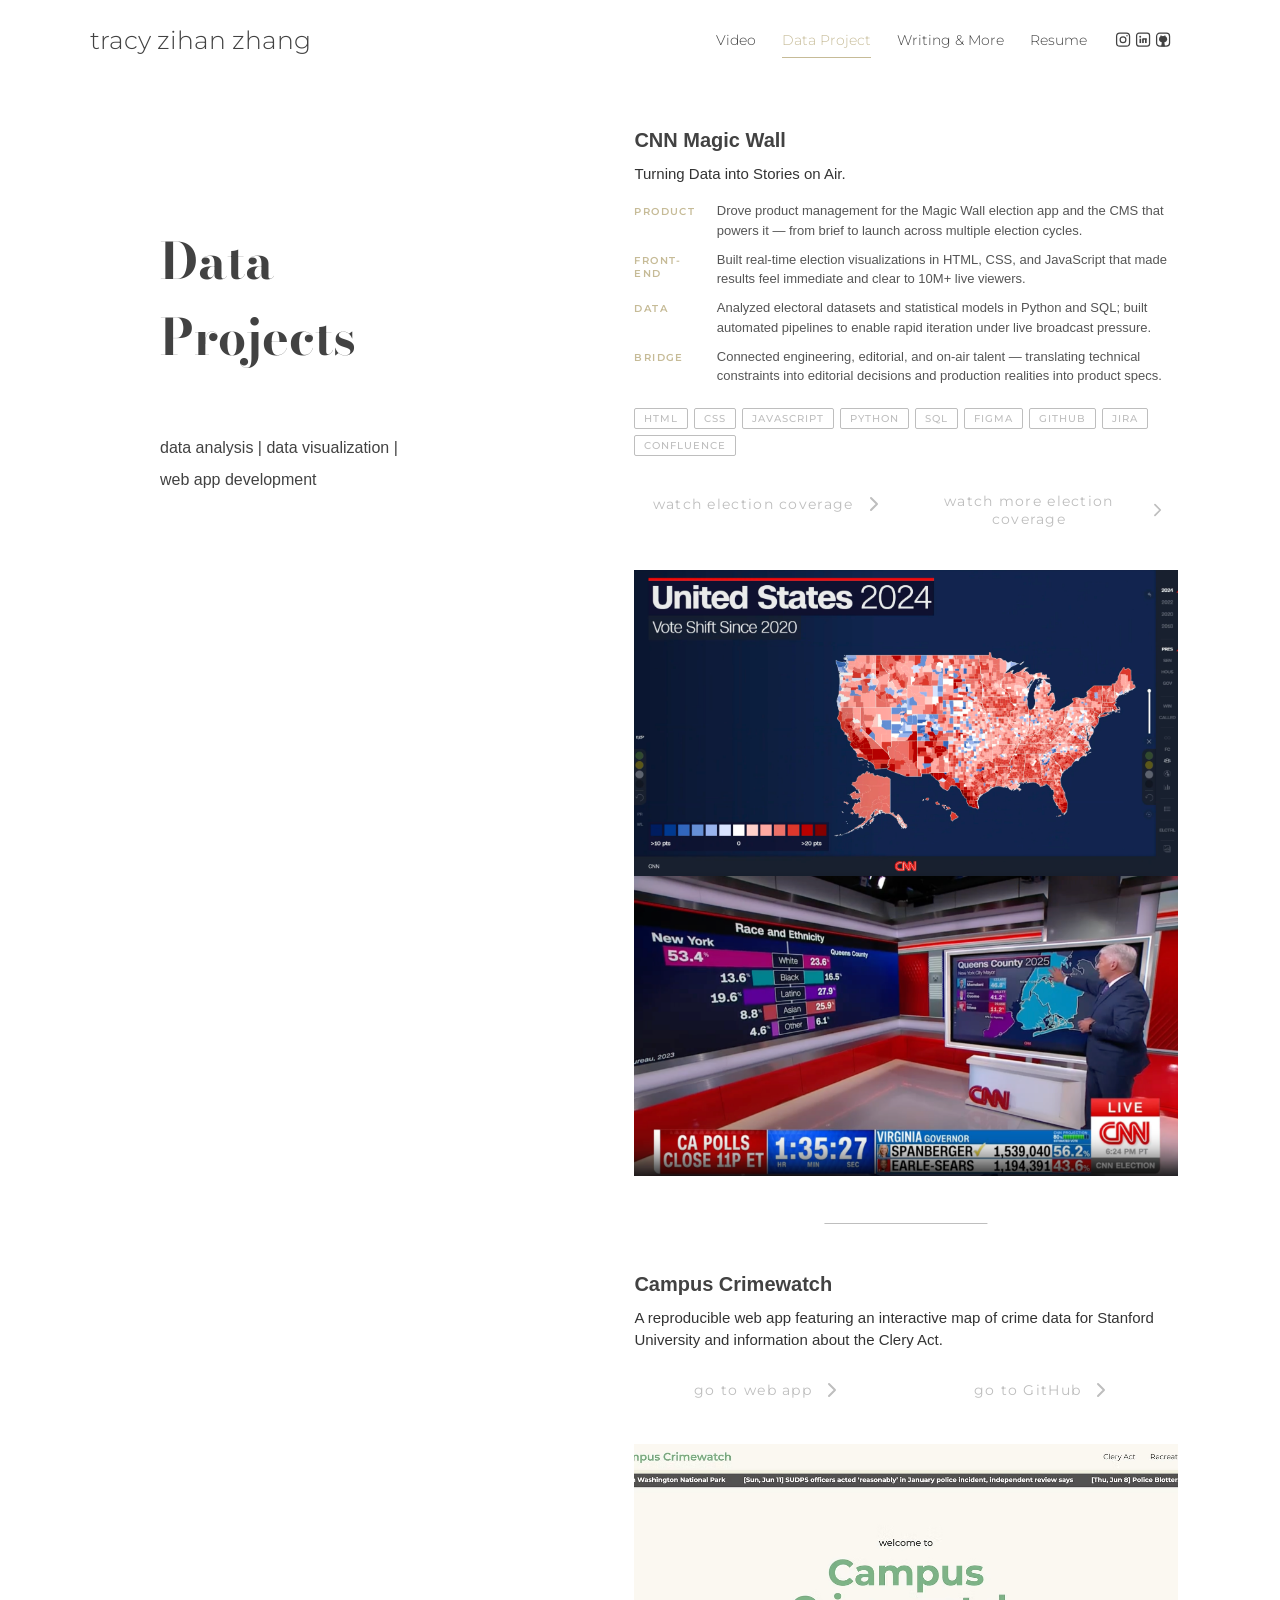
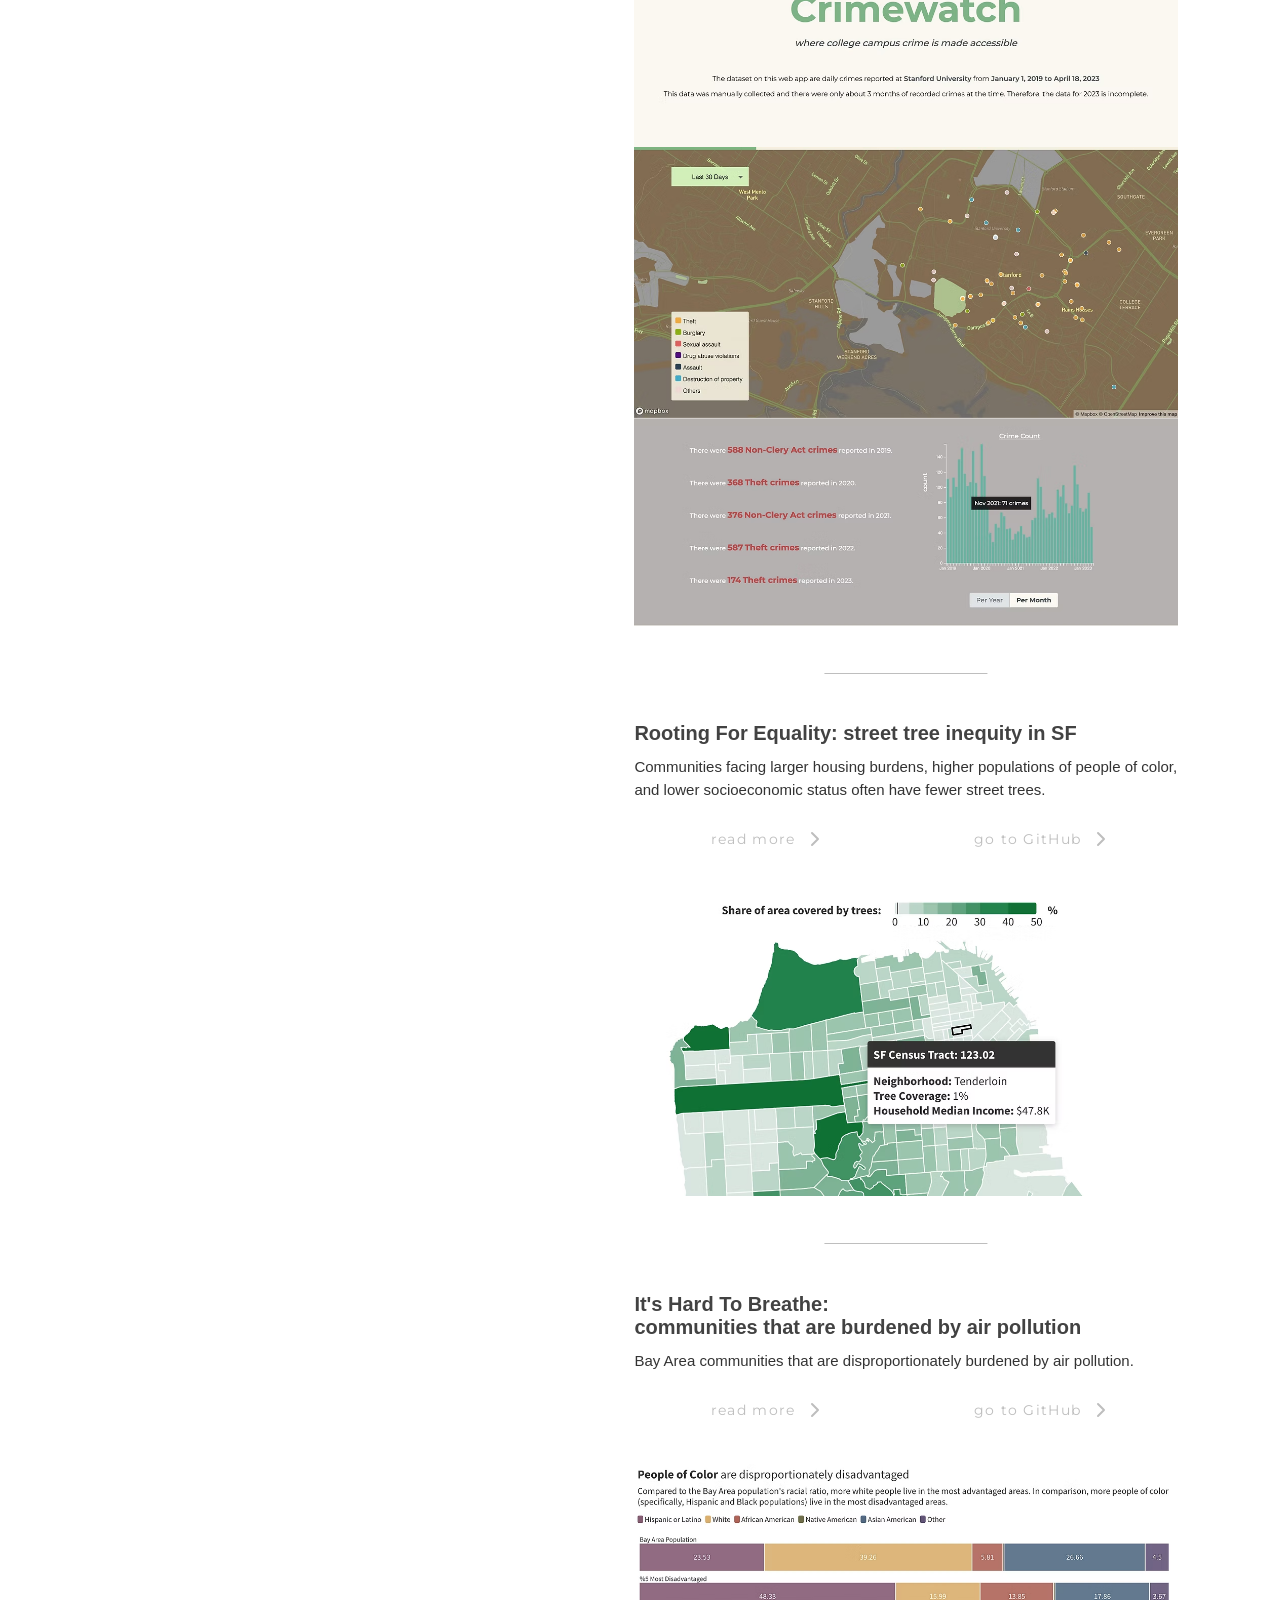
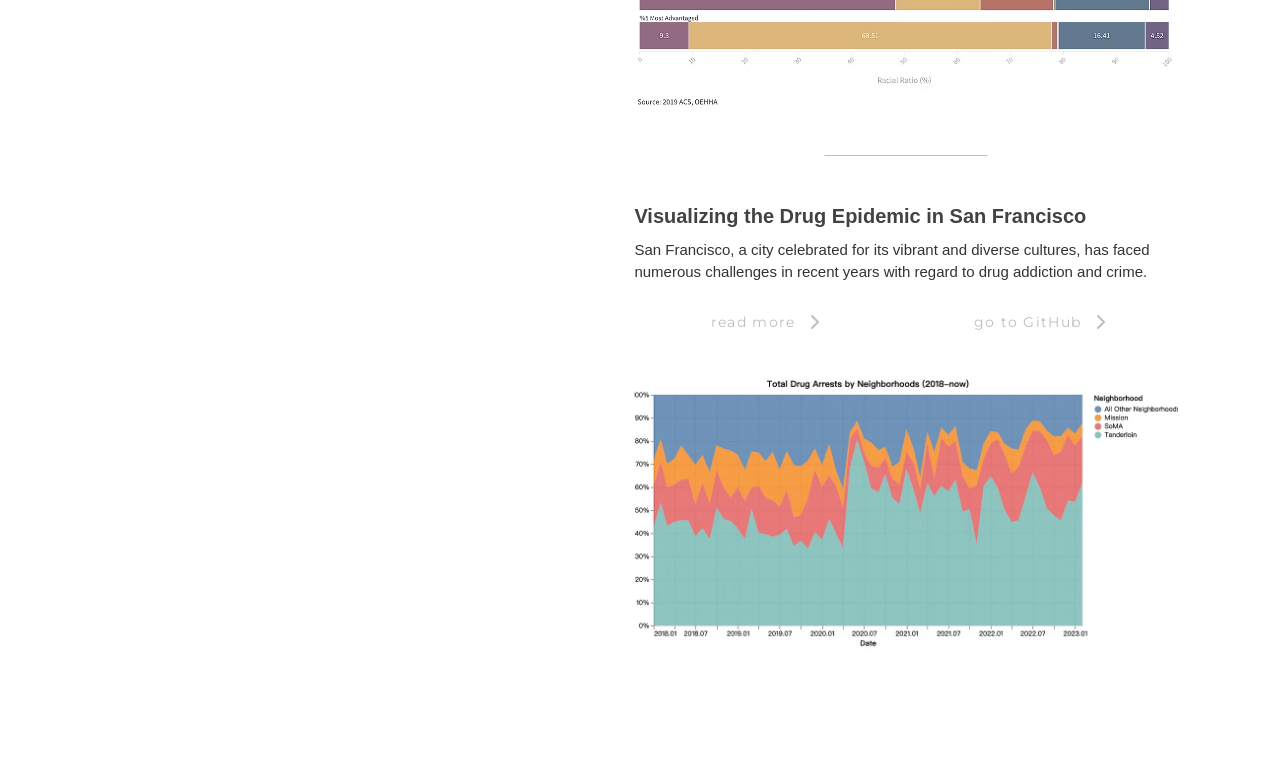
<file: docs/data_page.html>
<!DOCTYPE html>
<html>
  <head>
    <meta name="viewport" content="width=device-width, initial-scale=1.0">
    <link href="./css/data_page.css" rel="stylesheet" type="text/css">
    <link href="./css/mobile.css" rel="stylesheet" type="text/css">
    <link href="https://fonts.googleapis.com/css2?family=Montserrat:wght@200;300;500;600;700&display=swap" rel="stylesheet">
    <link href="https://fonts.googleapis.com/css2?family=Bodoni+Moda:ital,opsz,wght@0,6..96,400..900;1,6..96,400..900&display=swap" rel="stylesheet">
    <title>Tracy Zhang | Data Project</title>  
    <link rel="icon" type="image/png" href="/favicon-96x96.png" sizes="96x96" />
    <link rel="icon" type="image/svg+xml" href="/favicon.svg" />
    <link rel="shortcut icon" href="/favicon.ico" />
    <link rel="apple-touch-icon" sizes="180x180" href="/apple-touch-icon.png" />
    <link rel="manifest" href="/site.webmanifest" />
  </head>


  <body>
    <nav>
      <div class="title"><a href="index.html">tracy zihan zhang</a></div>
      
      <ul>
        <li><a href="video_page.html">Video</a></li>
        <li><a class="selected" href="data_page.html">Data Project</a></li>
        <li><a href="writing_page.html">Writing & More</a></li>
        <li><a href="./src/pdfs/Tracy_Zhang_Resume.pdf" target="_blank">Resume</a></li>
        <li class="social-icons">
          <a href="https://www.instagram.com/kacha_kachaaa/?__d=11" target="_blank">
            <svg id="instagram" xmlns="http://www.w3.org/2000/svg" viewBox="0 0 500 350" aria-label="Instagram">

                <!-- rounded-square frame (black fill, white stroke) -->
                <rect class="stencil" x="75" y="75" width="270" height="270" rx="65.88" ry="65.88"/>

                <!-- lens circle (black fill, white stroke) -->
                <circle class="stencil" cx="208.5" cy="211.5" r="60"/>

                <!-- tiny viewfinder dot (white fill) -->
                <circle class="dot" cx="291.5" cy="127.5" r="15"/>
            </svg>
          </a>
        </li>

        <li class="social-icons">
          <a href="https://www.linkedin.com/in/tracyzzz/" target="_blank">
              <svg id="linkedin" xmlns="http://www.w3.org/2000/svg" viewBox="0 0 500 350" aria-label="LinkedIn">

                <!-- rounded-square frame -->
                <rect class="stencil" x="75" y="75" width="270" height="270" rx="50" ry="50"/>

                <!-- "i" -->
                <circle class="dot" cx="150" cy="150" r="20"/>
                <rect class="dot" x="135" y="190" width="35" height="90"/>

                <!-- "n" -->
                <rect class="dot" x="190" y="190" width="35" height="90"/>
                <rect class="dot" x="200" y="180" width="85" height="30"/>
                <rect class="dot" x="250" y="190" width="35" height="90"/>

            </svg>
          </a>
        </li>

        <li class="social-icons">
          <a href="https://github.com/tracyzzzz" target="_blank">
              <svg id="github" xmlns="http://www.w3.org/2000/svg" viewBox="0 0 500 350" aria-label="GitHub">

                <!-- rounded-square frame -->
                <rect class="stencil" x="75" y="75" width="270" height="270" rx="65" ry="65"/>

                <!-- head -->
                <ellipse class="dot" cx="210" cy="200" rx="85" ry="65"/>

                <!-- Ears -->
                <polygon class="dot" points="150,162 160,120 200,140"/>
                <polygon class="dot" points="215,140 255,120 265,162"/>

                <!-- Body -->
                <polygon class="dot" points="170,350 200,160 220,160 250,350"/>

            </svg>
          </a>
        </li>

      </ul>
      <button class="hamburger" id="hamburgerBtn" aria-label="Open navigation" aria-expanded="false">
        <span></span><span></span><span></span>
      </button>
    </nav>

    <div class="nav-overlay" id="navOverlay"></div>
    <div class="slide-panel" id="slidePanel">
      <ul>
        <li><a href="video_page.html">Video</a></li>
        <li><a class="selected" href="data_page.html">Data Project</a></li>
        <li><a href="writing_page.html">Writing & More</a></li>
        <li><a href="./src/pdfs/Tracy_Zhang_Resume.pdf" target="_blank">Resume</a></li>
      </ul>
    </div>

    <section id="data-page">
      <div id="title">
        <h1>Data <br> Projects</h1>
        <p>data analysis | data visualization | <br> web app development</p>
      </div>

      <div id="projects">
        <div id="project5" class="project">
          <h2>CNN Magic Wall</h2>
          <p>Turning Data into Stories on Air.</p>

          <div class="role-breakdown">
            <div class="role-item">
              <span class="role-label">Product</span>
              <span class="role-desc">Drove product management for the Magic Wall election app and the CMS that powers it — from brief to launch across multiple election cycles.</span>
            </div>
            <div class="role-item">
              <span class="role-label">Front-End</span>
              <span class="role-desc">Built real-time election visualizations in HTML, CSS, and JavaScript that made results feel immediate and clear to 10M+ live viewers.</span>
            </div>
            <div class="role-item">
              <span class="role-label">Data</span>
              <span class="role-desc">Analyzed electoral datasets and statistical models in Python and SQL; built automated pipelines to enable rapid iteration under live broadcast pressure.</span>
            </div>
            <div class="role-item">
              <span class="role-label">Bridge</span>
              <span class="role-desc">Connected engineering, editorial, and on-air talent — translating technical constraints into editorial decisions and production realities into product specs.</span>
            </div>
          </div>

          <div class="tech-tags">
            <span class="tag">HTML</span>
            <span class="tag">CSS</span>
            <span class="tag">JavaScript</span>
            <span class="tag">Python</span>
            <span class="tag">SQL</span>
            <span class="tag">Figma</span>
            <span class="tag">GitHub</span>
            <span class="tag">Jira</span>
            <span class="tag">Confluence</span>
          </div>

          <div class="buttons">
            <a href="https://www.youtube.com/watch?v=5_DHl4Kp77A" target="_blank">
              <button>
                watch election coverage
                <svg width="12" height="12" viewBox="0 0 24 24" fill="none" xmlns="http://www.w3.org/2000/svg">
                  <path d="M9 18L15 12L9 6" stroke-width="2" stroke-linecap="round" stroke-linejoin="round"/>
                </svg>
              </button>
            </a>
            <a href="https://www.youtube.com/watch?v=3PTnzXozmhc" target="_blank">
              <button>
                watch more election coverage
                <svg width="12" height="12" viewBox="0 0 24 24" fill="none" xmlns="http://www.w3.org/2000/svg">
                  <path d="M9 18L15 12L9 6" stroke-width="2" stroke-linecap="round" stroke-linejoin="round"/>
                </svg>
              </button>
            </a>
          </div>
          <img src="./src/vote shifts.png" alt="CNN Magic Wall vote shifts visualization">
          <img src="./src/datacast.png" alt="CNN Magic Wall datacast visualization">
        </div>


        <div id="project1" class="project">
          <h2>Campus Crimewatch</h2>
          <p>A reproducible web app featuring an interactive map of crime data for Stanford University and information about the Clery Act.</p>
          <div class="buttons">
            <a href="https://campus-crime-watch.github.io/" target="_blank">
              <button>
                go to web app
                <svg width="12" height="12" viewBox="0 0 24 24" fill="none" xmlns="http://www.w3.org/2000/svg">
                  <path d="M9 18L15 12L9 6" stroke-width="2" stroke-linecap="round" stroke-linejoin="round"/>
                </svg>
              </button>
            </a>
            <a href="https://github.com/campus-crime-watch/campus-crime-watch.github.io" target="_blank">
              <button>
                go to GitHub
                <svg width="12" height="12" viewBox="0 0 24 24" fill="none" xmlns="http://www.w3.org/2000/svg">
                  <path d="M9 18L15 12L9 6" stroke-width="2" stroke-linecap="round" stroke-linejoin="round"/>
                </svg>
              </button>
            </a>
          </div>
          <img src="./src/campus_crimewatch.avif" alt="Campus Crimewatch Screenshot">
          <img src="./src/map.avif" alt="Campus Crimewatch Screenshot">
          <img src="./src/d3.avif" alt="Campus Crimewatch Screenshot">
        </div>
        
        <div id="project2" class="project">
          <h2>Rooting For Equality: street tree inequity in SF</h2>
          <p>Communities facing larger housing burdens, higher populations of people of color, and lower socioeconomic status often have fewer street trees.</p>
          <div class="buttons">
            <a href="trees_story.html" target="_blank">
              <button>
                read more
                <svg width="12" height="12" viewBox="0 0 24 24" fill="none" xmlns="http://www.w3.org/2000/svg">
                  <path d="M9 18L15 12L9 6" stroke-width="2" stroke-linecap="round" stroke-linejoin="round"/>
                </svg>
              </button>
            </a>
            <a href="https://github.com/tracyzzzz/sf_trees_inequity" target="_blank">
              <button>
                go to GitHub
                <svg width="12" height="12" viewBox="0 0 24 24" fill="none" xmlns="http://www.w3.org/2000/svg">
                  <path d="M9 18L15 12L9 6" stroke-width="2" stroke-linecap="round" stroke-linejoin="round"/>
                </svg>
              </button>
            </a>
          </div>
          <img src="./src/trees.avif" alt="Rooting For Equality Screenshot">
        </div>

        <div id="project3" class="project">
          <h2>It's Hard To Breathe: <br>
          communities that are burdened by air pollution</h2>
          <p>Bay Area communities that are disproportionately burdened by air pollution.</p>
          <div class="buttons">
            <a href="https://public.flourish.studio/story/1765355/" target="_blank">
              <button>
                read more
                <svg width="12" height="12" viewBox="0 0 24 24" fill="none" xmlns="http://www.w3.org/2000/svg">
                  <path d="M9 18L15 12L9 6" stroke-width="2" stroke-linecap="round" stroke-linejoin="round"/>
                </svg>
              </button>
            </a>
            <a href="https://github.com/tracyzzzz/air_quality_inequity" target="_blank">
              <button>
                go to GitHub
                <svg width="12" height="12" viewBox="0 0 24 24" fill="none" xmlns="http://www.w3.org/2000/svg">
                  <path d="M9 18L15 12L9 6" stroke-width="2" stroke-linecap="round" stroke-linejoin="round"/>
                </svg>
              </button>
            </a>
          </div>
          <img src="./src/pollution.avif" alt="Air Quality Screenshot">
        </div>

        <div id="project4" class="project">
          <h2>Visualizing the Drug Epidemic in San Francisco</h2>
          <p>San Francisco, a city celebrated for its vibrant and diverse cultures, has faced numerous challenges in recent years with regard to drug addiction and crime.</p>
          <div class="buttons">
            <a href="https://nbviewer.org/github/fishdmy/sfpd-data/blob/main/notebooks/drug_epidemic.ipynb" target="_blank">
              <button>
                read more
                <svg width="12" height="12" viewBox="0 0 24 24" fill="none" xmlns="http://www.w3.org/2000/svg">
                  <path d="M9 18L15 12L9 6" stroke-width="2" stroke-linecap="round" stroke-linejoin="round"/>
                </svg>
              </button>
            </a>
            <a href="https://github.com/fishdmy/sfpd-data" target="_blank">
              <button>
                go to GitHub
                <svg width="12" height="12" viewBox="0 0 24 24" fill="none" xmlns="http://www.w3.org/2000/svg">
                  <path d="M9 18L15 12L9 6" stroke-width="2" stroke-linecap="round" stroke-linejoin="round"/>
                </svg>
              </button>
            </a>
          </div>
          <img src="./src/drugs.avif" alt="Visualizing the Drug Epidemic in San Francisco Screenshot">
        </div>
      </div>

    </section>

    <div class="mobile-social-bar">
      <a href="https://www.instagram.com/kacha_kachaaa/?__d=11" target="_blank">
        <svg xmlns="http://www.w3.org/2000/svg" viewBox="0 0 500 350" aria-label="Instagram">
          <rect class="stencil" x="75" y="75" width="270" height="270" rx="65.88" ry="65.88"/>
          <circle class="stencil" cx="208.5" cy="211.5" r="60"/>
          <circle class="dot" cx="291.5" cy="127.5" r="15"/>
        </svg>
      </a>
      <a href="https://www.linkedin.com/in/tracyzzz/" target="_blank">
        <svg xmlns="http://www.w3.org/2000/svg" viewBox="0 0 500 350" aria-label="LinkedIn">
          <rect class="stencil" x="75" y="75" width="270" height="270" rx="50" ry="50"/>
          <circle class="dot" cx="150" cy="150" r="20"/>
          <rect class="dot" x="135" y="190" width="35" height="90"/>
          <rect class="dot" x="190" y="190" width="35" height="90"/>
          <rect class="dot" x="200" y="180" width="85" height="30"/>
          <rect class="dot" x="250" y="190" width="35" height="90"/>
        </svg>
      </a>
      <a href="https://github.com/tracyzzzz" target="_blank">
        <svg xmlns="http://www.w3.org/2000/svg" viewBox="0 0 500 350" aria-label="GitHub">
          <rect class="stencil" x="75" y="75" width="270" height="270" rx="65" ry="65"/>
          <ellipse class="dot" cx="210" cy="200" rx="85" ry="65"/>
          <polygon class="dot" points="150,162 160,120 200,140"/>
          <polygon class="dot" points="215,140 255,120 265,162"/>
          <polygon class="dot" points="170,350 200,160 220,160 250,350"/>
        </svg>
      </a>
    </div>
  </body>

  <script>
    (function () {
      var btn     = document.getElementById('hamburgerBtn');
      var panel   = document.getElementById('slidePanel');
      var overlay = document.getElementById('navOverlay');
      function open()  { btn.classList.add('open'); panel.classList.add('open'); overlay.classList.add('open'); btn.setAttribute('aria-expanded','true'); }
      function close() { btn.classList.remove('open'); panel.classList.remove('open'); overlay.classList.remove('open'); btn.setAttribute('aria-expanded','false'); }
      btn.addEventListener('click', function () { panel.classList.contains('open') ? close() : open(); });
      overlay.addEventListener('click', close);
      document.addEventListener('keydown', function (e) { if (e.key === 'Escape') close(); });
    })();
  </script>

  <script>
    (function () {
      var projects = document.querySelectorAll('.project');

      if ('IntersectionObserver' in window) {
        var observer = new IntersectionObserver(function (entries) {
          entries.forEach(function (entry) {
            if (entry.isIntersecting) {
              entry.target.classList.add('visible');
              observer.unobserve(entry.target);
            }
          });
        }, { threshold: 0.08 });

        projects.forEach(function (el) { observer.observe(el); });
      } else {
        projects.forEach(function (el) { el.classList.add('visible'); });
      }
    })();
  </script>
</html>
</file>
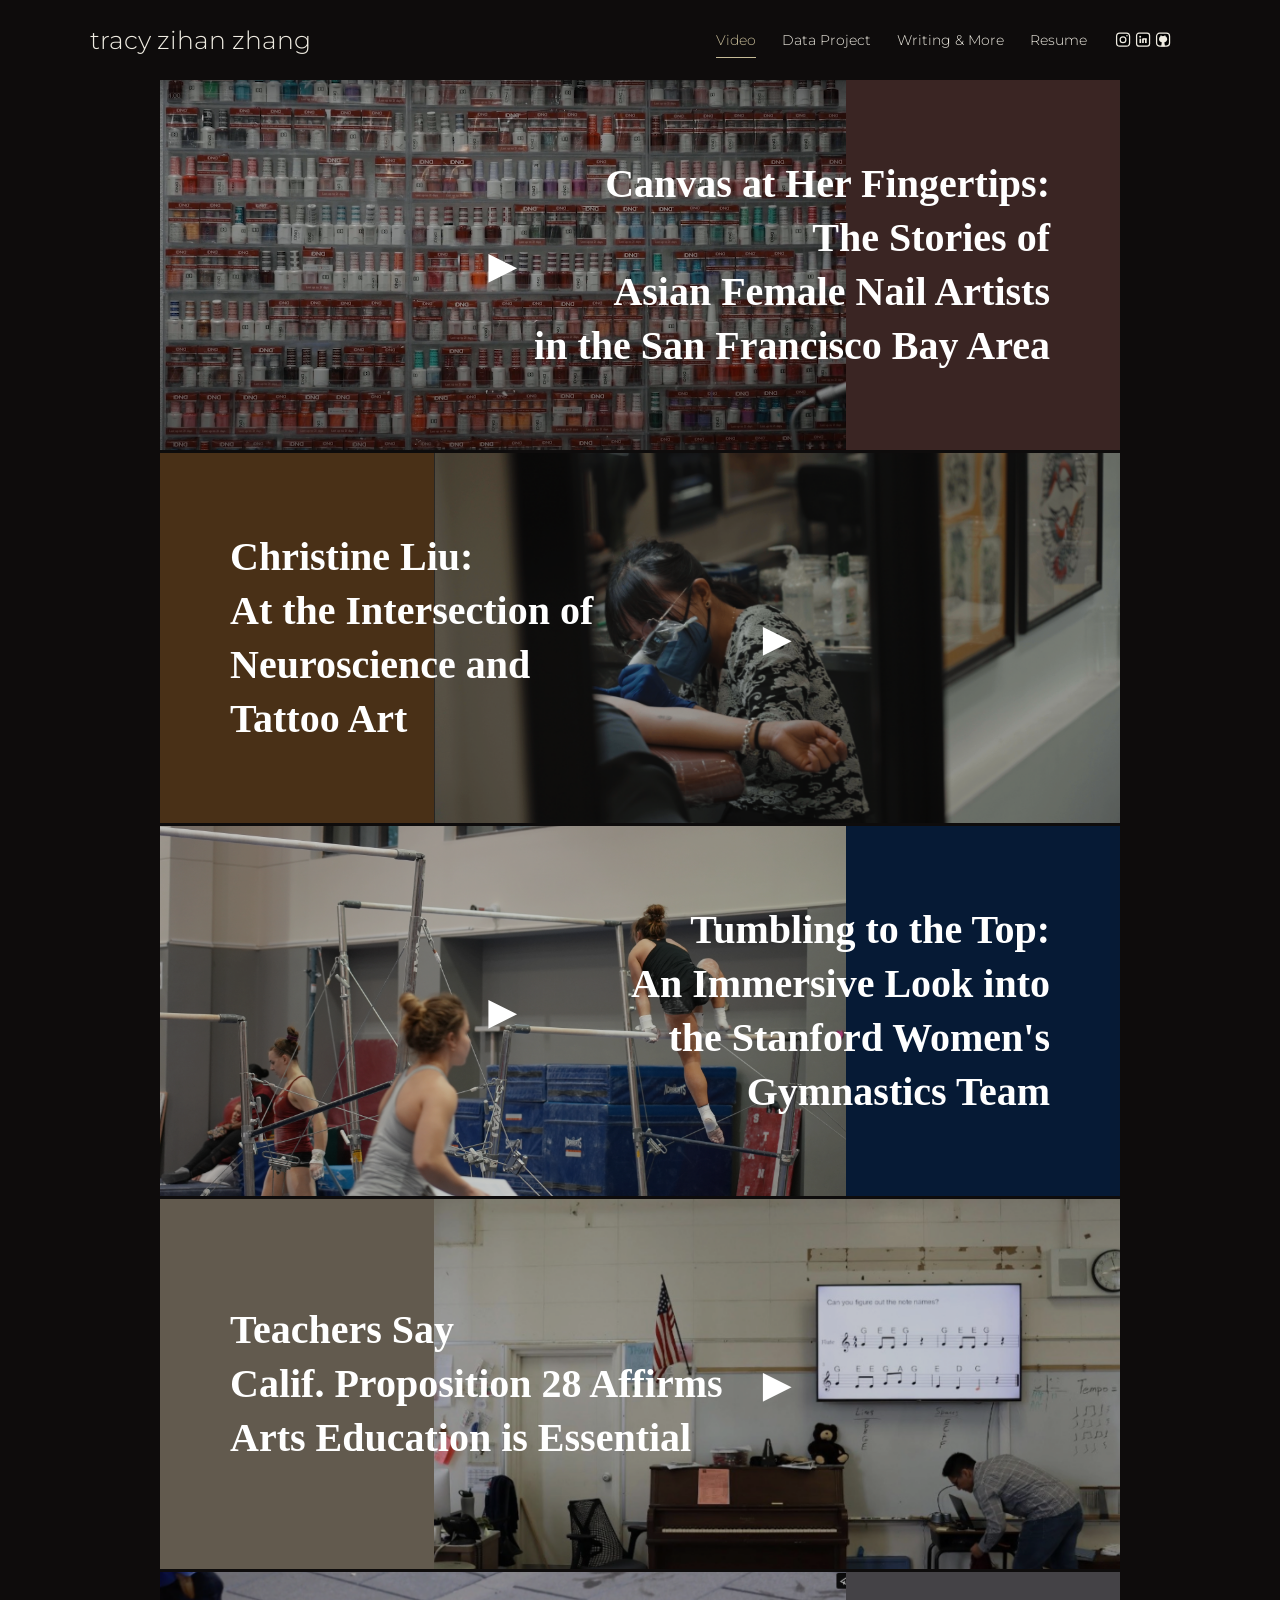
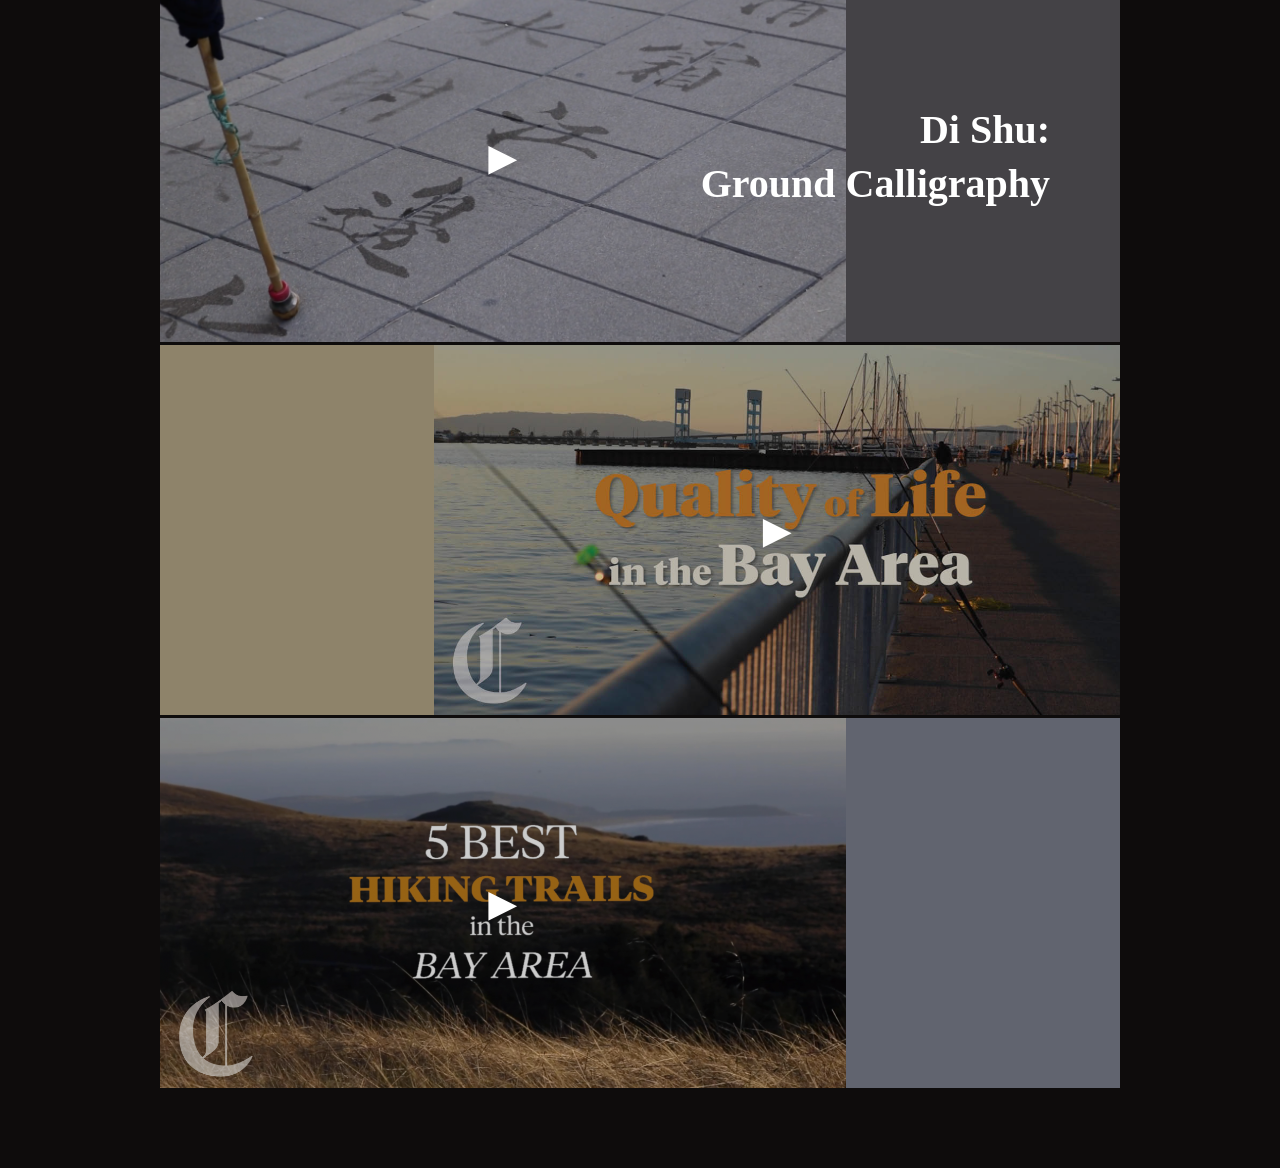
<file: docs/video_page.html>
<!DOCTYPE html>
<html>
  <head>
    <meta name="viewport" content="width=device-width, initial-scale=1.0">
    <link href="./css/video_page.css" rel="stylesheet" type="text/css">
    <link href="./css/mobile.css" rel="stylesheet" type="text/css">
    <link href="https://fonts.googleapis.com/css2?family=Montserrat:wght@200;300;500;600;700&display=swap" rel="stylesheet">
    <link href="https://fonts.googleapis.com/css2?family=Bodoni+Moda:ital,opsz,wght@0,6..96,400..900;1,6..96,400..900&display=swap" rel="stylesheet">
    <title>Tracy Zhang | Video</title>  
    <link rel="icon" type="image/png" href="/favicon-96x96.png" sizes="96x96" />
    <link rel="icon" type="image/svg+xml" href="/favicon.svg" />
    <link rel="shortcut icon" href="/favicon.ico" />
    <link rel="apple-touch-icon" sizes="180x180" href="/apple-touch-icon.png" />
    <link rel="manifest" href="/site.webmanifest" />
  </head>


  <body>
    <!-- navigation bar top -->
    <nav>
      <div class="title"><a href="index.html">tracy zihan zhang</a></div>
      
      <ul>
        <li><a class="selected" href="video_page.html">Video</a></li>
        <li><a href="data_page.html">Data Project</a></li>
        <li><a href="writing_page.html">Writing & More</a></li>
        <li><a href="./src/pdfs/Tracy_Zhang_Resume.pdf" target="_blank">Resume</a></li>
        <li class="social-icons">
          <a href="https://www.instagram.com/kacha_kachaaa/?__d=11" target="_blank">
            <svg id="instagram" xmlns="http://www.w3.org/2000/svg" viewBox="0 0 500 350" aria-label="Instagram">

                <!-- rounded-square frame (black fill, white stroke) -->
                <rect class="stencil" x="75" y="75" width="270" height="270" rx="65.88" ry="65.88"/>

                <!-- lens circle (black fill, white stroke) -->
                <circle class="stencil" cx="208.5" cy="211.5" r="60"/>

                <!-- tiny viewfinder dot (white fill) -->
                <circle class="dot" cx="291.5" cy="127.5" r="15"/>
            </svg>
          </a>
        </li>

        <li class="social-icons">
          <a href="https://www.linkedin.com/in/tracyzzz/" target="_blank">
              <svg id="linkedin" xmlns="http://www.w3.org/2000/svg" viewBox="0 0 500 350" aria-label="LinkedIn">

                <!-- rounded-square frame -->
                <rect class="stencil" x="75" y="75" width="270" height="270" rx="50" ry="50"/>

                <!-- "i" -->
                <circle class="dot" cx="150" cy="150" r="20"/>
                <rect class="dot" x="135" y="190" width="35" height="90"/>

                <!-- "n" -->
                <rect class="dot" x="190" y="190" width="35" height="90"/>
                <rect class="dot" x="200" y="180" width="85" height="30"/>
                <rect class="dot" x="250" y="190" width="35" height="90"/>

            </svg>
          </a>
        </li>

        <li class="social-icons">
          <a href="https://github.com/tracyzzzz" target="_blank">
              <svg id="github" xmlns="http://www.w3.org/2000/svg" viewBox="0 0 500 350" aria-label="GitHub">

                <!-- rounded-square frame -->
                <rect class="stencil" x="75" y="75" width="270" height="270" rx="65" ry="65"/>

                <!-- head -->
                <ellipse class="dot" cx="210" cy="200" rx="85" ry="65"/>

                <!-- Ears -->
                <polygon class="dot" points="150,162 160,120 200,140"/>
                <polygon class="dot" points="215,140 255,120 265,162"/>

                <!-- Body -->
                <polygon class="dot" points="170,350 200,160 220,160 250,350"/>

            </svg>
          </a>
        </li>

      </ul>
      <button class="hamburger" id="hamburgerBtn" aria-label="Open navigation" aria-expanded="false">
        <span></span><span></span><span></span>
      </button>
    </nav>

    <div class="nav-overlay" id="navOverlay"></div>
    <div class="slide-panel" id="slidePanel">
      <ul>
        <li><a class="selected" href="video_page.html">Video</a></li>
        <li><a href="data_page.html">Data Project</a></li>
        <li><a href="writing_page.html">Writing & More</a></li>
        <li><a href="./src/pdfs/Tracy_Zhang_Resume.pdf" target="_blank">Resume</a></li>
      </ul>
    </div>

    <section id="videopage">
      <div class="video-row" style="--bg-color:#492E2C;">
        <div class="video-thumb" style="background-image: url('./src/nails.png');">
          <a class="play-button" href="https://youtu.be/4MS_sGoEebk?si=bSd6p4aWUNtqy1dl" target="_blank">&#9658;</a>
        </div>
        <div class="video-spacer"></div>
        <div class="video-text">
          <h2>Canvas at Her Fingertips: <br>The Stories of <br> Asian Female Nail Artists <br> in the San Francisco Bay Area</h2>
        </div>
        <div class="overlay"></div>
      </div>

      <div class="video-row" style="--bg-color:#5b3c1d;">
        <div class="video-thumb" style="background-image: url('./src/tattoo.png');">
          <a class="play-button" href="https://youtu.be/Bh0rNRbPIP0?si=LAXUSNaE4PDuhjZY" target="_blank">&#9658;</a>
        </div>
        <div class="video-spacer"></div>
        <div class="video-text">
          <h2>Christine Liu: <br> At the Intersection of <br> Neuroscience and <br> Tattoo Art</h2>
        </div>
        <div class="overlay"></div>
      </div>

      <div class="video-row" style="--bg-color:#072142;">
        <div class="video-thumb" style="background-image: url('./src/gym.jpg');">
          <a class="play-button" href="https://youtu.be/piQPWeEa5b4?si=9zU7RbOc4wAhKgDU" target="_blank">&#9658;</a>
        </div>
        <div class="video-spacer"></div>
        <div class="video-text">
          <h2>Tumbling to the Top: <br> An Immersive Look into <br> the Stanford Women's <br> Gymnastics Team</h2>
        </div>
        <div class="overlay"></div>
      </div>

      <div class="video-row" style="--bg-color:#7a7161;">
        <div class="video-thumb" style="background-image: url('./src/prop28.png');">
          <a class="play-button" href="https://youtu.be/X2dNXgIGRCg?si=q2iRy-m8bYuTsRoR" target="_blank">&#9658;</a>
        </div>
        <div class="video-spacer"></div>
        <div class="video-text">
          <h2>Teachers Say <br> Calif. Proposition 28 Affirms <br> Arts Education is Essential</h2>
        </div>
        <div class="overlay"></div>
      </div>

      <div class="video-row" style="--bg-color:#555357;">
        <div class="video-thumb" style="background-image: url('./src/caligraphy.png');">
          <a class="play-button" href="https://vimeo.com/600071161?fl=pl&fe=sh" target="_blank">&#9658;</a>
        </div>
        <div class="video-spacer"></div>
        <div class="video-text">
          <h2>Di Shu: <br> Ground Calligraphy</h2>
        </div>
        <div class="overlay"></div>
      </div>

      <div class="video-row" style="--bg-color:#b1a384;">
        <div class="video-thumb" style="background-image: url('./src/qualityoflife.jpg');">
          <a class="play-button" href="https://www.instagram.com/reel/Co-Vq3SDoyc/" target="_blank">&#9658;</a>
        </div>
        <div class="video-spacer"></div>
        <div class="video-text">
        </div>
        <div class="overlay"></div>
      </div>

      <div class="video-row" style="--bg-color:#797d8b;">
        <div class="video-thumb" style="background-image: url('./src/trails.jpg');">
          <a class="play-button" href="https://youtu.be/RXu3ITvKyiM?si=6-6LrMcPnIjAqbbO" target="_blank">&#9658;</a>
        </div>
        <div class="video-spacer"></div>
        <div class="video-text">
        </div>
        <div class="overlay"></div>
      </div>
      </div>

    </section>


    <div class="mobile-social-bar">
      <a href="https://www.instagram.com/kacha_kachaaa/?__d=11" target="_blank">
        <svg xmlns="http://www.w3.org/2000/svg" viewBox="0 0 500 350" aria-label="Instagram">
          <rect class="stencil" x="75" y="75" width="270" height="270" rx="65.88" ry="65.88"/>
          <circle class="stencil" cx="208.5" cy="211.5" r="60"/>
          <circle class="dot" cx="291.5" cy="127.5" r="15"/>
        </svg>
      </a>
      <a href="https://www.linkedin.com/in/tracyzzz/" target="_blank">
        <svg xmlns="http://www.w3.org/2000/svg" viewBox="0 0 500 350" aria-label="LinkedIn">
          <rect class="stencil" x="75" y="75" width="270" height="270" rx="50" ry="50"/>
          <circle class="dot" cx="150" cy="150" r="20"/>
          <rect class="dot" x="135" y="190" width="35" height="90"/>
          <rect class="dot" x="190" y="190" width="35" height="90"/>
          <rect class="dot" x="200" y="180" width="85" height="30"/>
          <rect class="dot" x="250" y="190" width="35" height="90"/>
        </svg>
      </a>
      <a href="https://github.com/tracyzzzz" target="_blank">
        <svg xmlns="http://www.w3.org/2000/svg" viewBox="0 0 500 350" aria-label="GitHub">
          <rect class="stencil" x="75" y="75" width="270" height="270" rx="65" ry="65"/>
          <ellipse class="dot" cx="210" cy="200" rx="85" ry="65"/>
          <polygon class="dot" points="150,162 160,120 200,140"/>
          <polygon class="dot" points="215,140 255,120 265,162"/>
          <polygon class="dot" points="170,350 200,160 220,160 250,350"/>
        </svg>
      </a>
    </div>
  </body>

  <script>
    (function () {
      var btn     = document.getElementById('hamburgerBtn');
      var panel   = document.getElementById('slidePanel');
      var overlay = document.getElementById('navOverlay');
      function open()  { btn.classList.add('open'); panel.classList.add('open'); overlay.classList.add('open'); btn.setAttribute('aria-expanded','true'); }
      function close() { btn.classList.remove('open'); panel.classList.remove('open'); overlay.classList.remove('open'); btn.setAttribute('aria-expanded','false'); }
      btn.addEventListener('click', function () { panel.classList.contains('open') ? close() : open(); });
      overlay.addEventListener('click', close);
      document.addEventListener('keydown', function (e) { if (e.key === 'Escape') close(); });
    })();
  </script>

  <script>
    (function () {
      var rows = document.querySelectorAll('.video-row');

      if ('IntersectionObserver' in window) {
        var observer = new IntersectionObserver(function (entries) {
          entries.forEach(function (entry) {
            if (entry.isIntersecting) {
              entry.target.classList.add('visible');
              // Clear stagger delay so hover transitions are instant
              setTimeout(function () {
                entry.target.style.transitionDelay = '';
              }, 750);
              observer.unobserve(entry.target);
            }
          });
        }, { threshold: 0.1 });

        rows.forEach(function (el, i) {
          el.style.transitionDelay = (i * 0.07) + 's';
          observer.observe(el);
        });
      } else {
        rows.forEach(function (el) { el.classList.add('visible'); });
      }
    })();
  </script>
</html>
</file>
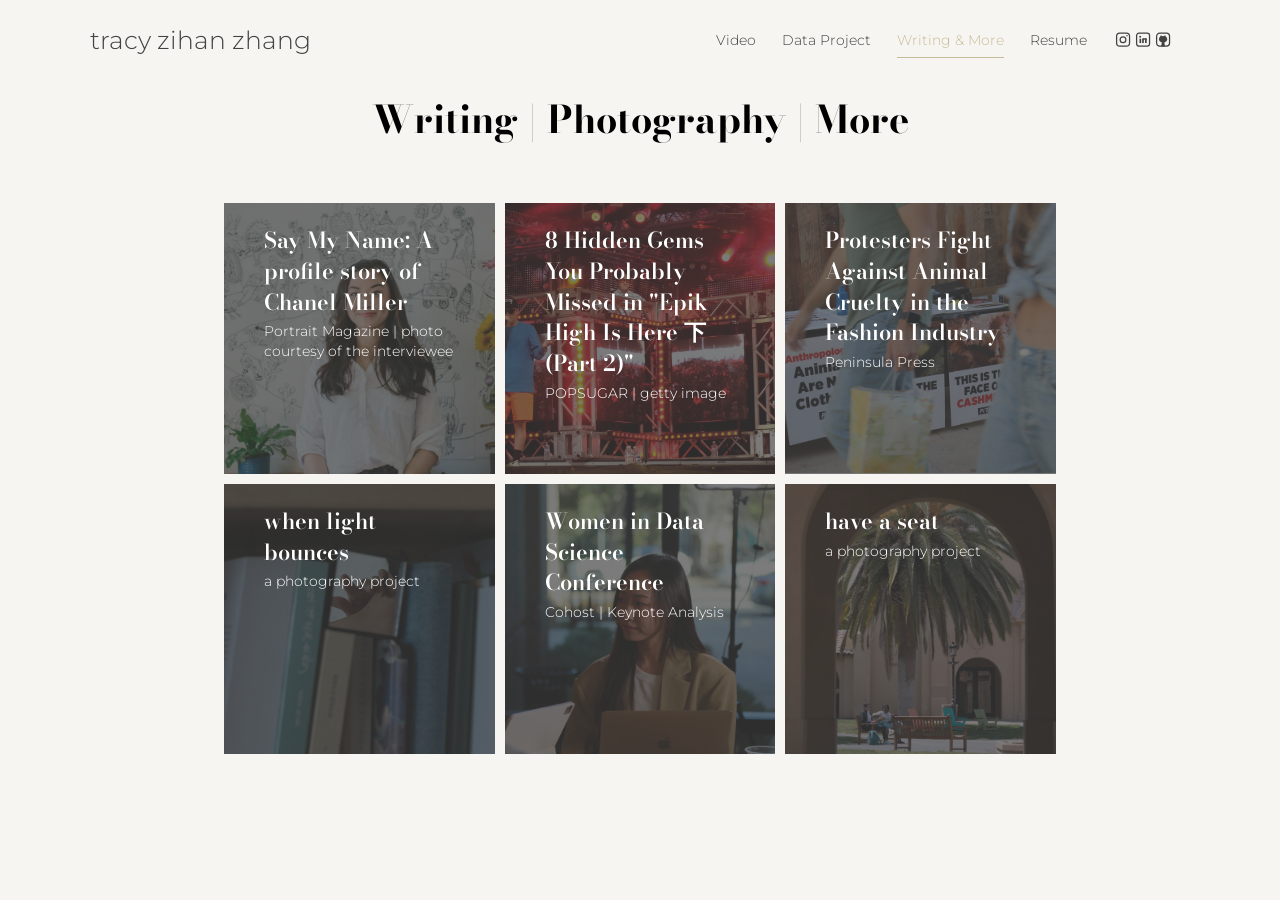
<file: docs/writing_page.html>
<!DOCTYPE html>
<html>
  <head>
    <meta name="viewport" content="width=device-width, initial-scale=1.0">
    <link href="./css/writing_page.css" rel="stylesheet" type="text/css">
    <link href="./css/mobile.css" rel="stylesheet" type="text/css">
    <link href="https://fonts.googleapis.com/css2?family=Montserrat:wght@200;300;500;600;700&display=swap" rel="stylesheet">
    <link href="https://fonts.googleapis.com/css2?family=Bodoni+Moda:ital,opsz,wght@0,6..96,400..900;1,6..96,400..900&display=swap" rel="stylesheet">
    <title>Tracy Zhang | Writings and More</title>  
    <link rel="icon" type="image/png" href="/favicon-96x96.png" sizes="96x96" />
    <link rel="icon" type="image/svg+xml" href="/favicon.svg" />
    <link rel="shortcut icon" href="/favicon.ico" />
    <link rel="apple-touch-icon" sizes="180x180" href="/apple-touch-icon.png" />
    <link rel="manifest" href="/site.webmanifest" />
  </head>


  <body>
    <!-- navigation bar top -->
<nav>
      <div class="title"><a href="index.html">tracy zihan zhang</a></div>
      
      <ul>
        <li><a href="video_page.html">Video</a></li>
        <li><a href="data_page.html">Data Project</a></li>
        <li><a class="selected" href="writing_page.html">Writing & More</a></li>
        <li><a href="./src/pdfs/Tracy_Zhang_Resume.pdf" target="_blank">Resume</a></li>
        <li class="social-icons">
          <a href="https://www.instagram.com/kacha_kachaaa/?__d=11" target="_blank">
            <svg id="instagram" xmlns="http://www.w3.org/2000/svg" viewBox="0 0 500 350" aria-label="Instagram">

                <!-- rounded-square frame (black fill, white stroke) -->
                <rect class="stencil" x="75" y="75" width="270" height="270" rx="65.88" ry="65.88"/>

                <!-- lens circle (black fill, white stroke) -->
                <circle class="stencil" cx="208.5" cy="211.5" r="60"/>

                <!-- tiny viewfinder dot (white fill) -->
                <circle class="dot" cx="291.5" cy="127.5" r="15"/>
            </svg>
          </a>
        </li>

        <li class="social-icons">
          <a href="https://www.linkedin.com/in/tracyzzz/" target="_blank">
              <svg id="linkedin" xmlns="http://www.w3.org/2000/svg" viewBox="0 0 500 350" aria-label="LinkedIn">

                <!-- rounded-square frame -->
                <rect class="stencil" x="75" y="75" width="270" height="270" rx="50" ry="50"/>

                <!-- "i" -->
                <circle class="dot" cx="150" cy="150" r="20"/>
                <rect class="dot" x="135" y="190" width="35" height="90"/>

                <!-- "n" -->
                <rect class="dot" x="190" y="190" width="35" height="90"/>
                <rect class="dot" x="200" y="180" width="85" height="30"/>
                <rect class="dot" x="250" y="190" width="35" height="90"/>

            </svg>
          </a>
        </li>

        <li class="social-icons">
          <a href="https://github.com/tracyzzzz" target="_blank">
              <svg id="github" xmlns="http://www.w3.org/2000/svg" viewBox="0 0 500 350" aria-label="GitHub">

                <!-- rounded-square frame -->
                <rect class="stencil" x="75" y="75" width="270" height="270" rx="65" ry="65"/>

                <!-- head -->
                <ellipse class="dot" cx="210" cy="200" rx="85" ry="65"/>

                <!-- Ears -->
                <polygon class="dot" points="150,162 160,120 200,140"/>
                <polygon class="dot" points="215,140 255,120 265,162"/>

                <!-- Body -->
                <polygon class="dot" points="170,350 200,160 220,160 250,350"/>

            </svg>
          </a>
        </li>

      </ul>
      <button class="hamburger" id="hamburgerBtn" aria-label="Open navigation" aria-expanded="false">
        <span></span><span></span><span></span>
      </button>
    </nav>

    <div class="nav-overlay" id="navOverlay"></div>
    <div class="slide-panel" id="slidePanel">
      <ul>
        <li><a href="video_page.html">Video</a></li>
        <li><a href="data_page.html">Data Project</a></li>
        <li><a class="selected" href="writing_page.html">Writing & More</a></li>
        <li><a href="./src/pdfs/Tracy_Zhang_Resume.pdf" target="_blank">Resume</a></li>
      </ul>
    </div>

    <div id="title">
        <h1>Writing | Photography | More</h1>
    </div>

    <div id="grid-container">

      <a href="./src/pdfs/magazine.pdf" target="_blank" class="grid-link">
        <div class="grid-item">
          <img src="./src/chanel.jpeg" alt="Chanel Miller Article">
          <div class="overlay">
            <div class="overlay-content">
              <h3>Say My Name: A profile story of Chanel Miller</h3>
              <p>Portrait Magazine | photo courtesy of the interviewee</p>
            </div>
          </div>
        </div>
      </a>

      <a href="https://www.popsugar.com/entertainment/epik-high-is-here-part-2-easter-eggs-48727825" target="_blank" class="grid-link">
        <div class="grid-item">
          <img src="./src/epik high.png" alt="Epik High Article">
          <div class="overlay">
            <div class="overlay-content">
              <h3>8 Hidden Gems You Probably Missed in "Epik High Is Here 下 (Part 2)"</h3>
              <p>POPSUGAR | getty image</p>
            </div>
          </div>
        </div>
      </a>

      <a href="https://peninsulapress.com/2022/11/03/protesters-fight-against-animal-cruelty-in-the-fashion-industry/" target="_blank" class="grid-link">
        <div class="grid-item">
          <img src="./src/animal cruelty.jpeg" alt="Animal Cruelty Audio Story">
          <div class="overlay">
            <div class="overlay-content">
              <h3>Protesters Fight Against Animal Cruelty in the Fashion Industry</h3>
              <p>Peninsula Press</p>
            </div>
          </div>
        </div>
      </a>

      <a href="./src/pdfs/light.pdf" target="_blank" class="grid-link">
        <div class="grid-item">
          <img src="./src/light.jpg" alt="Light Photography">
          <div class="overlay">
            <div class="overlay-content">
              <h3>when light bounces</h3>
              <p>a photography project</p>
            </div>
          </div>
        </div>
      </a>

      <a href="https://www.thecube.net/events/stanford/wids2023" target="_blank" class="grid-link">
        <div class="grid-item">
          <img src="./src/WiDS 2023.jpeg" alt="WiDS 2023">
          <div class="overlay">
            <div class="overlay-content">
              <h3>Women in Data Science Conference</h3>
              <p>Cohost | Keynote Analysis</p>
            </div>
          </div>
        </div>
      </a>

      <a href="./src/pdfs/seat.pdf" target="_blank" class="grid-link">
        <div class="grid-item">
          <img src="./src/chairs.jpg" alt="Chairs Photography">
          <div class="overlay">
            <div class="overlay-content">
              <h3>have a seat</h3>
              <p>a photography project</p>
            </div>
          </div>
        </div>
      </a>


    </div>

    <div class="mobile-social-bar">
      <a href="https://www.instagram.com/kacha_kachaaa/?__d=11" target="_blank">
        <svg xmlns="http://www.w3.org/2000/svg" viewBox="0 0 500 350" aria-label="Instagram">
          <rect class="stencil" x="75" y="75" width="270" height="270" rx="65.88" ry="65.88"/>
          <circle class="stencil" cx="208.5" cy="211.5" r="60"/>
          <circle class="dot" cx="291.5" cy="127.5" r="15"/>
        </svg>
      </a>
      <a href="https://www.linkedin.com/in/tracyzzz/" target="_blank">
        <svg xmlns="http://www.w3.org/2000/svg" viewBox="0 0 500 350" aria-label="LinkedIn">
          <rect class="stencil" x="75" y="75" width="270" height="270" rx="50" ry="50"/>
          <circle class="dot" cx="150" cy="150" r="20"/>
          <rect class="dot" x="135" y="190" width="35" height="90"/>
          <rect class="dot" x="190" y="190" width="35" height="90"/>
          <rect class="dot" x="200" y="180" width="85" height="30"/>
          <rect class="dot" x="250" y="190" width="35" height="90"/>
        </svg>
      </a>
      <a href="https://github.com/tracyzzzz" target="_blank">
        <svg xmlns="http://www.w3.org/2000/svg" viewBox="0 0 500 350" aria-label="GitHub">
          <rect class="stencil" x="75" y="75" width="270" height="270" rx="65" ry="65"/>
          <ellipse class="dot" cx="210" cy="200" rx="85" ry="65"/>
          <polygon class="dot" points="150,162 160,120 200,140"/>
          <polygon class="dot" points="215,140 255,120 265,162"/>
          <polygon class="dot" points="170,350 200,160 220,160 250,350"/>
        </svg>
      </a>
    </div>
  </body>

  <script>
    (function () {
      var btn     = document.getElementById('hamburgerBtn');
      var panel   = document.getElementById('slidePanel');
      var overlay = document.getElementById('navOverlay');
      function open()  { btn.classList.add('open'); panel.classList.add('open'); overlay.classList.add('open'); btn.setAttribute('aria-expanded','true'); }
      function close() { btn.classList.remove('open'); panel.classList.remove('open'); overlay.classList.remove('open'); btn.setAttribute('aria-expanded','false'); }
      btn.addEventListener('click', function () { panel.classList.contains('open') ? close() : open(); });
      overlay.addEventListener('click', close);
      document.addEventListener('keydown', function (e) { if (e.key === 'Escape') close(); });
    })();
  </script>
</html>
</file>
<file: docs/css/data_page.css>
body {
    margin: 0; 
    padding: 0;
    background-color: #ffffff;
    text-align: center;
    min-width: 960px; 
  }

  nav {
    font-family: 'Montserrat', sans-serif;
    overflow: hidden;
    display: flex;
    justify-content: space-between;
    align-items: center;
    padding: 0px 20px;
    margin: 0;
    box-sizing: border-box;
    width: 100%;
    min-width: 960px; 
    position:fixed;
    top:0;
    z-index: 5;
    height: 80px; /* Add explicit height for the nav */
    background-color: #ffffff; /* Add background to prevent content showing through */
  }

  nav .title {
      color: #424242;
      font-size: 25px;
      margin-left: 70px;
      font-weight: 300;
      display: flex;
      align-items: left;
    }

  nav .title a {
      text-decoration: None;
      color:#424242;
    }
    
  nav ul {
      list-style-type: none;
      margin-right: 100px;
      padding: 0;
      display: flex;
      align-items: center;
    }
    
  nav li {
      margin-right: 0px;
      padding: 0px 0px;
      vertical-align: middle;
    }

  nav li a {
      display:block;
      color: #424242;
      text-align: center;
      padding: 33px 13px;
      font-size: 14px;
      text-decoration: none;
      font-weight: 300;
      transition: color 0.3s ease;
      position: relative;
    }
    
  nav li a:hover {
      color: #C6BB97;
    }

  nav li .selected,
  nav li .selected:hover {
    color: #C6BB97;
  }

  svg { width: 24px; height: 24px; color: #424242; transition: color 0.3s ease;} 

  svg:hover { width: 24px; height: 24px; color: #C6BB97; } 



.social-icons {
  margin-left: 0px; /* Reduce this value to bring them closer */
  margin-right: -30px; /* Add this to control spacing */
}

/* draw as white strokes on black fill */
.social-icons .stencil {
    fill:#ffffff;                 /* inside is black to blend with dark bg */
    stroke:currentColor;       /* line color = white from svg { color } */
    stroke-width:26;           /* adjust thickness to taste */
    stroke-linecap:round;
    stroke-linejoin:round;
    shape-rendering:geometricPrecision;
}
.social-icons .dot {
    fill:currentColor;         
    stroke:none;
}
  
  #data-page {
    display: flex;
    min-height: 100vh;
    text-align: center;
    position:relative;    
    font-family: 'Avenir',sans-serif;
    min-width: 1450px; 
  }


  #data-page #title {
    flex: 1; /* 50% of the page */
    padding: 2rem; 
    display: flex;
    flex-direction: column;
    color: #424242;
    margin-top: 6%;
    font-size: 20px;
    position: fixed;
    top: 50px;
    width: 50%;
  }

  #data-page #title h1 {
    font-family: "Bodoni Moda", serif;
    font-size: 50px;
    margin-left: 20%;
    margin-top: 10%;
    text-align: left;
  }

  #data-page #title p {
    font-family: 'Avenir Light', sans-serif;
    font-size: 16px;
    margin-left: 20%;
    text-align: left;
    font-weight: 300;
    line-height: 2;
  }

  #data-page #projects {
    flex: 1; /* 50% of the page */
    display: flex;
    flex-direction: column;
    justify-content: flex-start;
    align-items: center;
    margin-left: 25%;
    margin-top: 80px;
    padding: 2rem 0;
  }

  .project {
    margin-bottom: 3rem;
    text-align: left;
    max-width: 50%;
    position: relative;
    opacity: 0;
    transform: translateY(24px);
    transition: opacity 0.7s ease, transform 0.7s ease;
  }

  .project.visible {
    opacity: 1;
    transform: translateY(0);
  }

  .project:not(:last-child)::after {
  content: '';
  position: absolute;
  bottom: -1rem; /* Half of margin-bottom to center the line */
  left: 50%;
  transform: translateX(-50%);
  width: 30%; 
  height: 1px;
  background-color: #BEBEBE;
}

  .project h2 {
    font-size: 24px;
    color: #424242;
    margin-bottom: 1rem;
    font-family: 'Avenir', sans-serif;
    font-weight: 600;
    font-size: 20px;
  }

  .project p {
    font-size: 15px;
    color: #333;
    font-family: 'Avenir Light', sans-serif;
    margin-bottom: 1rem;
    margin-top: -5px;
    line-height: 1.5;
  }

  .role-breakdown {
    display: flex;
    flex-direction: column;
    gap: 0.6rem;
    margin-bottom: 1.4rem;
  }

  .role-item {
    display: flex;
    gap: 0.9rem;
    align-items: baseline;
  }

  .role-label {
    font-family: 'Montserrat', sans-serif;
    font-size: 10px;
    font-weight: 600;
    letter-spacing: 1.4px;
    text-transform: uppercase;
    color: #C6BB97;
    min-width: 68px;
    padding-top: 2px;
  }

  .role-desc {
    font-family: 'Avenir Light', sans-serif;
    font-size: 13px;
    color: #555;
    line-height: 1.5;
  }

  .tech-tags {
    display: flex;
    flex-wrap: wrap;
    gap: 6px;
    margin-bottom: 1.6rem;
  }

  .tag {
    font-family: 'Montserrat', sans-serif;
    font-size: 10px;
    font-weight: 500;
    letter-spacing: 1px;
    text-transform: uppercase;
    color: #BEBEBE;
    border: 1px solid #BEBEBE;
    padding: 3px 9px;
    border-radius: 2px;
  }

  .buttons {
    display: flex;
    margin-bottom: 2rem;
    gap:5px;
    width: 100%; 
  } 

  .buttons a {
    flex: 1;
    text-decoration: none;
  }


  .buttons button {
    width: 100%;
    flex: 1; 
    padding: 10px 10px;
    background-color: transparent;
    color: #BEBEBE;
    font-family: 'Montserrat', sans-serif;
    letter-spacing: 1.3px;
    border: none;
    cursor: pointer;
    font-size: 14px;
    transition: background-color 0.3s ease;
    display: flex;
    align-items: center;
    justify-content: center;
    gap: 8px;
  }

  .buttons button svg {
    stroke: #BEBEBE; 
    transition: stroke 0.3s ease; 
}

  .buttons button:hover {
    background-color: #C6BB97;
    color: #ffffff;
  }

  .buttons button:hover svg {
  stroke: #ffffff; 
}

  .project img {
    max-width: 100%;
    height: auto;
    object-fit: cover;
    margin-bottom: 0;
    display: block;
  }

  .project img:last-child {
    margin-bottom: 2rem;
    display: block;
  }

/* ── Video scrubber ─────────────────────────────── */
  .video-scrub {
    position: relative;
    max-width: 100%;
    display: block;
    overflow: hidden;
    cursor: crosshair;
    margin-bottom: 0;
  }

  .video-scrub video {
    width: 100%;
    height: auto;
    display: block;
  }

  .scrub-line {
    position: absolute;
    top: 0;
    left: 0;
    width: 1.5px;
    height: 100%;
    background: rgba(239, 236, 226, 0.75);
    pointer-events: none;
    opacity: 0;
    transition: opacity 0.15s ease;
    box-shadow: 0 0 6px rgba(239, 236, 226, 0.4);
  }

  .video-scrub:hover .scrub-line {
    opacity: 1;
  }

  .scrub-hint {
    display: block;
    text-align: right;
    font-family: 'Montserrat', sans-serif;
    font-size: 10px;
    letter-spacing: 1.2px;
    text-transform: uppercase;
    color: rgba(100, 100, 100, 0.6);
    margin-bottom: 2rem;
    padding-top: 6px;
  }

/* ── Nav underline slide ─────────────────────────── */
nav li a::after {
  content: '';
  position: absolute;
  bottom: 24px;
  left: 13px;
  right: 13px;
  height: 1px;
  background-color: #C6BB97;
  transform: scaleX(0);
  transform-origin: left;
  transition: transform 0.3s ease;
}

nav li a:hover::after,
nav li .selected::after {
  transform: scaleX(1);
}

nav .social-icons a::after {
  display: none;
}

/* ── Footer ──────────────────────────────────────── */
footer {
  text-align: center;
  padding: 1.5rem;
  font-family: 'Montserrat', sans-serif;
  font-size: 11px;
  letter-spacing: 0.5px;
  color: #B0B0B0;
}

/* ── Mobile ──────────────────────────────────────── */
@media (max-width: 767px) {

  body { min-width: 0; }

  footer { margin-bottom: 56px; } /* clear fixed social bar */

  /* Collapse fixed two-column layout */
  #data-page {
    flex-direction: column;
    height: auto;
    min-width: 0;
    min-height: 100vh;
  }

  /* Hide the fixed left title panel */
  #data-page #title {
    display: none;
  }

  /* Projects: full width, single column */
  #data-page #projects {
    margin-left: 0;
    margin-top: 0;
    padding: 80px 1.5rem 6rem;
    width: 100%;
    box-sizing: border-box;
    align-items: flex-start;
  }

  .project {
    max-width: 100%;
    width: 100%;
  }

  /* Mobile social bar */
  .mobile-social-bar {
    background-color: #ffffff;
  }
  .mobile-social-bar svg { color: #424242; }
  .mobile-social-bar .stencil {
    fill: #ffffff;
    stroke: currentColor;
    stroke-width: 26;
    stroke-linecap: round;
    stroke-linejoin: round;
    shape-rendering: geometricPrecision;
  }
  .mobile-social-bar .dot { fill: currentColor; stroke: none; }
  .hamburger { color: #424242; }
}

/* ── Accessibility ───────────────────────────────── */
@media (prefers-reduced-motion: reduce) {
  .project {
    opacity: 1;
    transform: none;
    transition: none;
  }
}
</file>
<file: docs/css/mobile.css>
/* ────────────────────────────────────────────────
   Shared mobile components
   Hamburger · Slide panel · Bottom social bar
   ──────────────────────────────────────────────── */

/* ── Hamburger button (hidden on desktop) ────── */
.hamburger {
  display: none;
  flex-direction: column;
  justify-content: center;
  gap: 5px;
  background: none;
  border: none;
  cursor: pointer;
  padding: 8px;
  flex-shrink: 0;
}

.hamburger span {
  display: block;
  width: 22px;
  height: 1.5px;
  background-color: currentColor;
  transition: transform 0.3s ease, opacity 0.2s ease;
  transform-origin: center;
}

.hamburger.open span:nth-child(1) {
  transform: translateY(6.5px) rotate(45deg);
}
.hamburger.open span:nth-child(2) {
  opacity: 0;
  transform: scaleX(0);
}
.hamburger.open span:nth-child(3) {
  transform: translateY(-6.5px) rotate(-45deg);
}

/* ── Nav overlay (darkens page behind panel) ── */
.nav-overlay {
  position: fixed;
  inset: 0;
  background: rgba(0, 0, 0, 0.45);
  z-index: 20;
  opacity: 0;
  pointer-events: none;
  transition: opacity 0.35s ease;
}

.nav-overlay.open {
  opacity: 1;
  pointer-events: all;
}

/* ── Slide panel ──────────────────────────────── */
.slide-panel {
  position: fixed;
  top: 0;
  left: 0;
  width: 72vw;
  max-width: 280px;
  height: 100%;
  background-color: #141212;
  z-index: 30;
  transform: translateX(-100%);
  transition: transform 0.4s cubic-bezier(0.25, 0.46, 0.45, 0.94);
  display: flex;
  flex-direction: column;
  justify-content: center;
  padding: 0 36px 60px;
  box-sizing: border-box;
}

.slide-panel.open {
  transform: translateX(0);
}

.slide-panel ul {
  list-style: none;
  padding: 0;
  margin: 0;
}

.slide-panel ul li a {
  display: block;
  font-family: 'Montserrat', sans-serif;
  font-size: 11px;
  font-weight: 400;
  letter-spacing: 2px;
  text-transform: uppercase;
  color: #EFECE2;
  text-decoration: none;
  padding: 20px 0;
  border-bottom: 1px solid rgba(239, 236, 226, 0.12);
  transition: color 0.3s ease;
}

.slide-panel ul li:first-child a {
  border-top: 1px solid rgba(239, 236, 226, 0.12);
}

.slide-panel ul li a:hover {
  color: #C6BB97;
}

/* ── Mobile social bar (hidden on desktop) ──── */
.mobile-social-bar {
  display: none;
}

/* ── Mobile breakpoint ────────────────────────── */
@media (max-width: 767px) {

  /* Kill horizontal overflow site-wide */
  html, body {
    overflow-x: hidden;
    max-width: 100vw;
  }

  /* Show hamburger, hide all nav list items */
  .hamburger {
    display: flex;
  }

  nav li {
    display: none;
  }

  nav ul {
    margin-right: 0;
  }

  nav {
    min-width: 0;
    width: 100%;
    height: 60px;
    padding: 0 20px;
    box-sizing: border-box;
  }

  nav .title {
    margin-left: 0;
    font-size: 18px;
  }

  /* Bottom social bar */
  .mobile-social-bar {
    display: flex;
    justify-content: center;
    align-items: center;
    gap: 0px;
    padding: 12px 0 16px;
    position: fixed;
    bottom: 0;
    left: 0;
    right: 0;
    z-index: 6;
  }

  .mobile-social-bar a {
    display: flex;
    align-items: center;
    justify-content: center;
  }

  .mobile-social-bar svg {
    width: 32px;
    height: 32px;
  }
}
</file>
<file: docs/css/newsroom_tools.css>
body {
    margin: 0;
    padding: 0;
    background-color: #ffffff;
    text-align: center;
    min-width: 960px;
    color: #424242;
  }

/* ── Nav (shared aesthetic) ──────────────────────── */
  nav {
    font-family: 'Montserrat', sans-serif;
    overflow: hidden;
    display: flex;
    justify-content: space-between;
    align-items: center;
    padding: 0px 20px;
    margin: 0;
    box-sizing: border-box;
    width: 100%;
    min-width: 960px;
    position: fixed;
    top: 0;
    z-index: 5;
    height: 80px;
    background-color: #ffffff;
  }

  nav .title {
    color: #424242;
    font-size: 25px;
    margin-left: 70px;
    font-weight: 300;
    display: flex;
    align-items: left;
  }

  nav .title a {
    text-decoration: none;
    color: #424242;
  }

  nav ul {
    list-style-type: none;
    margin-right: 100px;
    padding: 0;
    display: flex;
    align-items: center;
  }

  nav li {
    margin-right: 0px;
    padding: 0px 0px;
    vertical-align: middle;
  }

  nav li a {
    display: block;
    color: #424242;
    text-align: center;
    padding: 33px 13px;
    font-size: 14px;
    text-decoration: none;
    font-weight: 300;
    transition: color 0.3s ease;
    position: relative;
  }

  nav li a:hover { color: #C6BB97; }

  nav li .selected,
  nav li .selected:hover { color: #C6BB97; }

  svg { width: 24px; height: 24px; color: #424242; transition: color 0.3s ease; }
  svg:hover { color: #C6BB97; }

  .social-icons {
    margin-left: 0px;
    margin-right: -30px;
  }
  .social-icons .stencil {
    fill: #ffffff;
    stroke: currentColor;
    stroke-width: 26;
    stroke-linecap: round;
    stroke-linejoin: round;
    shape-rendering: geometricPrecision;
  }
  .social-icons .dot { fill: currentColor; stroke: none; }

/* ── Nav underline slide ─────────────────────────── */
  nav li a::after {
    content: '';
    position: absolute;
    bottom: 24px;
  left: 13px;
  right: 13px;
    height: 1px;
    background-color: #C6BB97;
    transform: scaleX(0);
    transform-origin: left;
    transition: transform 0.3s ease;
  }
  nav li a:hover::after,
  nav li .selected::after { transform: scaleX(1); }
  nav .social-icons a::after { display: none; }

/* ── Page layout ─────────────────────────────────── */
  #newsroom-page {
    max-width: 760px;
    margin: 0 auto;
    padding: 160px 2rem 6rem;
    text-align: left;
    font-family: 'Avenir', sans-serif;
    box-sizing: border-box;
  }

/* ── Intro / hero ────────────────────────────────── */
  .intro { margin-bottom: 6rem; }

  .eyebrow {
    font-family: 'Montserrat', sans-serif;
    font-size: 11px;
    font-weight: 600;
    letter-spacing: 3px;
    text-transform: uppercase;
    color: #C6BB97;
    margin: 0 0 1.4rem;
  }

  .intro h1 {
    font-family: "Bodoni Moda", serif;
    font-size: 68px;
    line-height: 1.02;
    font-weight: 500;
    margin: 0 0 1.8rem;
    color: #424242;
  }

  .lede {
    font-family: 'Avenir Light', sans-serif;
    font-size: 18px;
    line-height: 1.65;
    font-weight: 300;
    color: #333;
    max-width: 620px;
    margin: 0 0 1.6rem;
  }

  .lede-sub {
    font-family: 'Avenir Light', sans-serif;
    font-size: 15px;
    line-height: 1.6;
    font-weight: 300;
    color: #7a7268;
    max-width: 600px;
    margin: 0 0 2rem;
  }

  .disclaimer {
    font-family: 'Montserrat', sans-serif;
    font-size: 12px;
    line-height: 1.6;
    letter-spacing: 0.3px;
    color: #9a9a9a;
    max-width: 560px;
    padding-left: 14px;
    border-left: 2px solid #E4DFCF;
    margin: 0;
  }

/* ── How I build ─────────────────────────────────── */
  .how-i-build {
    margin: 1.8rem 0;
    padding: 1.6rem 1.8rem;
    background: #FAF8F2;
    border: 1px solid #EFEADD;
    border-left: 3px solid #C6BB97;
    border-radius: 3px;
  }

  .how-label {
    font-family: 'Montserrat', sans-serif;
    font-size: 10px;
    font-weight: 600;
    letter-spacing: 2px;
    text-transform: uppercase;
    color: #C6BB97;
    margin: 0 0 0.6rem;
  }

  .how-text {
    font-family: 'Avenir Light', sans-serif;
    font-size: 15px;
    line-height: 1.6;
    color: #444;
    margin: 0;
  }
  .how-text strong { font-weight: 600; color: #424242; }

/* ── Case study ──────────────────────────────────── */
  .case {
    padding-top: 4rem;
    margin-bottom: 4rem;
    border-top: 1px solid #E6E6E6;
  }

  .case-eyebrow {
    font-family: 'Montserrat', sans-serif;
    font-size: 10px;
    font-weight: 600;
    letter-spacing: 2px;
    text-transform: uppercase;
    color: #C6BB97;
    margin: 0 0 0.9rem;
  }

  .case h2 {
    font-family: "Bodoni Moda", serif;
    font-size: 38px;
    font-weight: 500;
    margin: 0 0 0.7rem;
    color: #424242;
  }

  .case-tagline {
    font-family: 'Avenir Light', sans-serif;
    font-size: 17px;
    line-height: 1.5;
    font-weight: 300;
    color: #555;
    margin: 0 0 2.6rem;
  }

/* ── Pipeline diagram ────────────────────────────── */
  .pipeline {
    display: flex;
    align-items: flex-start;
    justify-content: center;
    gap: 0;
    padding: 1.6rem 0 2.8rem;
  }

  .node {
    display: flex;
    flex-direction: column;
    align-items: center;
    gap: 0.7rem;
    flex: 0 0 auto;
    width: 108px;
    text-align: center;
  }

  .node-icon {
    width: 62px;
    height: 62px;
    border-radius: 50%;
    border: 1px solid #E0DAC7;
    display: flex;
    align-items: center;
    justify-content: center;
    color: #B7AC86;
    background: #FCFBF7;
    transition: color 0.4s ease, border-color 0.4s ease, background 0.4s ease, transform 0.4s ease;
  }

  .node-icon svg,
  .node-icon svg:hover { width: 26px; height: 26px; color: inherit; }

  .node-label {
    font-family: 'Montserrat', sans-serif;
    font-size: 11px;
    font-weight: 500;
    letter-spacing: 0.6px;
    line-height: 1.35;
    color: #666;
  }

  /* Nodes I contributed to */
  .node.mine .node-icon {
    color: #B7AC86;
    border-color: #C6BB97;
    box-shadow: 0 0 0 3px rgba(198, 187, 151, 0.14);
  }
  .node.mine .node-label { color: #424242; font-weight: 600; }

  .connector {
    flex: 1 1 auto;
    height: 2px;
    background: #EAE5D6;
    position: relative;
    margin: 30px -6px 0;
    min-width: 24px;
    border-radius: 2px;
    overflow: hidden;
  }

  .connector::after {
    content: '';
    position: absolute;
    right: -1px;
    top: 50%;
    transform: translateY(-50%);
    width: 0;
    height: 0;
    border-top: 4px solid transparent;
    border-bottom: 4px solid transparent;
    border-left: 6px solid #DED8C6;
  }

  .connector .flow {
    position: absolute;
    top: 0;
    left: -40%;
    width: 40%;
    height: 100%;
    background: linear-gradient(90deg, transparent, #C6BB97, transparent);
    opacity: 0;
  }

  /* Reveal + flow animation */
  .pipeline.flowing .node-icon {
    animation: nodePop 0.5s ease both;
  }
  .pipeline.flowing .node:nth-child(3) .node-icon { animation-delay: 0.12s; }
  .pipeline.flowing .node:nth-child(5) .node-icon { animation-delay: 0.24s; }
  .pipeline.flowing .node:nth-child(7) .node-icon { animation-delay: 0.36s; }
  .pipeline.flowing .node:nth-child(9) .node-icon { animation-delay: 0.48s; }

  .pipeline.flowing .flow {
    opacity: 1;
    animation: flowMove 2.4s linear infinite;
  }
  .pipeline.flowing .connector:nth-child(4) .flow { animation-delay: 0.4s; }
  .pipeline.flowing .connector:nth-child(6) .flow { animation-delay: 0.8s; }
  .pipeline.flowing .connector:nth-child(8) .flow { animation-delay: 1.2s; }

  @keyframes nodePop {
    0%   { transform: scale(0.82); opacity: 0; }
    60%  { transform: scale(1.06); opacity: 1; }
    100% { transform: scale(1); opacity: 1; }
  }

  @keyframes flowMove {
    0%   { left: -45%; }
    100% { left: 105%; }
  }

  .pipeline-note {
    font-family: 'Montserrat', sans-serif;
    font-size: 11.5px;
    line-height: 1.6;
    letter-spacing: 0.3px;
    text-align: center;
    color: #8f877b;
    max-width: 460px;
    margin: 0 auto 2.6rem;
  }
  .pipeline-note strong { color: #B7A672; font-weight: 600; }

/* ── Case detail ─────────────────────────────────── */
  .case-detail {
    display: flex;
    flex-direction: column;
    gap: 1.5rem;
    margin-bottom: 2rem;
  }

  .detail-row {
    display: grid;
    grid-template-columns: 120px 1fr;
    gap: 1.2rem;
    align-items: start;
  }

  .detail-label {
    font-family: 'Montserrat', sans-serif;
    font-size: 10px;
    font-weight: 600;
    letter-spacing: 1.4px;
    text-transform: uppercase;
    color: #C6BB97;
    padding-top: 3px;
  }

  .detail-text {
    font-family: 'Avenir Light', sans-serif;
    font-size: 15px;
    line-height: 1.6;
    color: #444;
    margin: 0;
  }

/* ── Tech tags ───────────────────────────────────── */
  .tech-tags {
    display: flex;
    flex-wrap: wrap;
    gap: 6px;
    margin-bottom: 2rem;
  }
  .tag {
    font-family: 'Montserrat', sans-serif;
    font-size: 10px;
    font-weight: 500;
    letter-spacing: 1px;
    text-transform: uppercase;
    color: #BEBEBE;
    border: 1px solid #BEBEBE;
    padding: 3px 9px;
    border-radius: 2px;
  }

/* ── Buttons ─────────────────────────────────────── */
  .buttons { display: flex; gap: 5px; margin-top: 0.5rem; }
  .buttons a { flex: 1; text-decoration: none; max-width: 260px; }
  .buttons button {
    width: 100%;
    padding: 10px 10px;
    background-color: transparent;
    color: #BEBEBE;
    font-family: 'Montserrat', sans-serif;
    letter-spacing: 1.3px;
    border: 1px solid #E0E0E0;
    cursor: pointer;
    font-size: 13px;
    transition: background-color 0.3s ease, color 0.3s ease, border-color 0.3s ease;
    display: flex;
    align-items: center;
    justify-content: center;
    gap: 8px;
  }
  .buttons button svg { stroke: #BEBEBE; transition: stroke 0.3s ease; }
  .buttons button:hover {
    background-color: #C6BB97;
    color: #ffffff;
    border-color: #C6BB97;
  }
  .buttons button:hover svg { stroke: #ffffff; }

/* ── Reveal ──────────────────────────────────────── */
  .reveal {
    opacity: 0;
    transform: translateY(24px);
    transition: opacity 0.7s ease, transform 0.7s ease;
  }
  .reveal.visible {
    opacity: 1;
    transform: translateY(0);
  }

/* ── Footer ──────────────────────────────────────── */
  footer {
    text-align: center;
    padding: 1.5rem;
    font-family: 'Montserrat', sans-serif;
    font-size: 11px;
    letter-spacing: 0.5px;
    color: #B0B0B0;
  }

/* ── Mobile ──────────────────────────────────────── */
@media (max-width: 767px) {
  body { min-width: 0; }

  footer { margin-bottom: 56px; } /* clear fixed social bar */

  #newsroom-page {
    max-width: 100%;
    padding: 110px 1.5rem 6rem;
  }

  .intro { margin-bottom: 4rem; }
  .intro h1 { font-size: 46px; }
  .lede { font-size: 16px; }

  .case { padding-top: 3rem; margin-bottom: 3rem; }
  .case h2 { font-size: 30px; }
  .case-tagline { font-size: 15px; }

  /* Stack the pipeline vertically */
  .pipeline {
    flex-direction: column;
    align-items: center;
    gap: 0;
    padding: 1rem 0 2rem;
  }
  .node { width: auto; flex-direction: row; gap: 1rem; width: 220px; justify-content: flex-start; }
  .node-label { text-align: left; font-size: 12px; }
  .connector {
    width: 2px;
    height: 28px;
    min-width: 0;
    margin: 6px 0 6px 30px;
  }
  .connector::after {
    right: 50%;
    top: auto;
    bottom: -1px;
    transform: translateX(50%);
    border-left: 4px solid transparent;
    border-right: 4px solid transparent;
    border-top: 6px solid #DED8C6;
    border-bottom: 0;
  }
  .connector .flow {
    top: -40%;
    left: 0;
    width: 100%;
    height: 40%;
    background: linear-gradient(180deg, transparent, #C6BB97, transparent);
  }
  .pipeline.flowing .flow { animation: flowMoveV 2.4s linear infinite; }

  @keyframes flowMoveV {
    0%   { top: -45%; }
    100% { top: 105%; }
  }

  /* Detail rows stack */
  .detail-row {
    grid-template-columns: 1fr;
    gap: 0.4rem;
  }

  .buttons { flex-direction: column; }
  .buttons a { max-width: 100%; }

  /* Mobile social bar */
  .mobile-social-bar { background-color: #ffffff; }
  .mobile-social-bar svg { color: #424242; }
  .mobile-social-bar .stencil {
    fill: #ffffff;
    stroke: currentColor;
    stroke-width: 26;
    stroke-linecap: round;
    stroke-linejoin: round;
    shape-rendering: geometricPrecision;
  }
  .mobile-social-bar .dot { fill: currentColor; stroke: none; }
  .hamburger { color: #424242; }
}

/* ── Accessibility ───────────────────────────────── */
@media (prefers-reduced-motion: reduce) {
  .reveal { opacity: 1; transform: none; transition: none; }
  .pipeline.flowing .node-icon,
  .pipeline.flowing .flow { animation: none; }
  .pipeline.flowing .flow { opacity: 0; }
}
</file>
<file: docs/css/video_page.css>
body {
    margin: 0; 
    padding: 0;
    background-color: #0E0C0C;
    text-align: center;
    min-width: 960px; 
  }

  nav {
    font-family: 'Montserrat', sans-serif;
    overflow: hidden;
    display: flex;
    justify-content: space-between;
    align-items: center;
    padding: 0px 20px;
    margin: 0;
    box-sizing: border-box;
    width: 100%;
    min-width: 960px; 
    position:fixed;
    top:0;
    z-index: 5;
    height: 80px; /* Add explicit height for the nav */
    background-color: #0E0C0C; /* Add background to prevent content showing through */
  }

  nav .title {
      color: #EFECE2;
      font-size: 25px;
      margin-left: 70px;
      font-weight: 300;
      display: flex;
      align-items: left;
    }

  nav .title a {
      text-decoration: None;
      color:#EFECE2;
    }
    
  nav ul {
      list-style-type: none;
      margin-right: 100px;
      padding: 0;
      display: flex;
      align-items: center;
    }
    
  nav li {
      margin-right: 0px;
      padding: 0px 0px;
      vertical-align: middle;
    }

  nav li a {
      display:block;
      color: #EFECE2;
      text-align: center;
      padding: 33px 13px;
      font-size: 14px;
      text-decoration: none;
      font-weight: 300;
      transition: color 0.3s ease;
      position: relative;
    }
    
  nav li a:hover {
      color: #C6BB97;
    }

  nav li .selected,
  nav li .selected:hover {
    color: #C6BB97;
  }

  svg { width: 24px; height: 24px; color: #EFECE2; transition: color 0.3s ease;} 

svg:hover { width: 24px; height: 24px; color: #C6BB97; } 



.social-icons {
  margin-left: 0px; /* Reduce this value to bring them closer */
  margin-right: -30px; /* Add this to control spacing */
}

/* draw as white strokes on black fill */
.social-icons .stencil {
    fill:#000;                 /* inside is black to blend with dark bg */
    stroke:currentColor;       /* line color = white from svg { color } */
    stroke-width:26;           /* adjust thickness to taste */
    stroke-linecap:round;
    stroke-linejoin:round;
    shape-rendering:geometricPrecision;
}
.social-icons .dot {
    fill:currentColor;         
    stroke:none;
}
  
  #videopage {
    display: flex;
    flex-direction: column;
    gap: 3px;
    padding: 80px;
    width: 100%;
    box-sizing: border-box;
    background-color: #0E0C0C;
    text-align: center;
    align-items: center;
  }

  .video-row {
  position: relative;
  display: flex;
  height: 370px;
  width: 960px;
  overflow: hidden;
  background-color: var(--bg-color);
  color: white;
  align-items: center;
  opacity: 0;
  transform: translateY(20px);
  transition: opacity 0.65s ease, transform 0.65s ease;
}

.video-row.visible {
  opacity: 1;
  transform: translateY(0);
}

.video-row:nth-child(even) {
  flex-direction: row-reverse;
}

.video-row:nth-child(odd) {
  flex-direction: row;
}

.video-thumb {
  flex: 2.5;
  height: 100%;
  background-size: cover;
  background-position: center;
  position: relative;
  flex-shrink: 0;
  transition: transform 0.6s cubic-bezier(0.25, 0.46, 0.45, 0.94);
}

.video-row:hover .video-thumb {
  transform: scale(1.04);
}

/* Add this spacer to maintain layout proportions */
.video-spacer {
  flex: 1;
  height: 100%;
}

.video-text {
  position: absolute;
  top: 0;
  left: 0;
  right: 0;
  bottom: 0;
  padding: 40px;
  display: flex;
  flex-direction: column;
  justify-content: center;
  z-index: 2;
  pointer-events: none; /* Allow clicks to pass through to play button */
}

/* Right-align text for odd rows */
.video-row:nth-child(odd) .video-text {
  text-align: right;
  align-items: flex-end;
}

/* Left-align text for even rows */
.video-row:nth-child(even) .video-text {
  text-align: left;
  align-items: flex-start;
}

.video-text h2{
  margin: 0;
  font-family: 'Bodoni 72','Didot','Times New Roman', serif;
}

  .video-text h2 {
    font-size: 40px;
    font-weight: bold;
    margin-right: 30px;
    margin-left: 30px;
    line-height: 1.35;
    /* margin-bottom: 12px; */
  }

  .overlay {
    position: absolute;
    inset: 0;
    background: rgba(0, 0, 0, 0.2);
    z-index: 1;
    transition: opacity 0.3s ease;
    pointer-events: none;
  }

  .video-row:hover .overlay {
    opacity: 0.2;
  }

  .play-button {
    position: absolute;
    top: 50%;
    left: 50%;
    transform: translate(-50%, -50%);
    font-size: 48px;
    color: white;
    text-decoration: none;
    z-index: 3;
    transition: transform 0.3s ease;
  }

  .play-button:hover {
    transform: translate(-50%, -50%) scale(1.1);
  }

/* ── Nav underline slide ─────────────────────────── */
nav li a::after {
  content: '';
  position: absolute;
  bottom: 24px;
  left: 13px;
  right: 13px;
  height: 1px;
  background-color: #C6BB97;
  transform: scaleX(0);
  transform-origin: left;
  transition: transform 0.3s ease;
}

nav li a:hover::after,
nav li .selected::after {
  transform: scaleX(1);
}

nav .social-icons a::after {
  display: none;
}

/* ── Footer ──────────────────────────────────────── */
footer {
  text-align: center;
  padding: 1.5rem;
  font-family: 'Montserrat', sans-serif;
  font-size: 11px;
  letter-spacing: 0.5px;
  color: rgba(239, 236, 226, 0.4);
}

/* ── Mobile ──────────────────────────────────────── */
@media (max-width: 767px) {

  body { min-width: 0; }

  footer { margin-bottom: 56px; } /* clear fixed social bar */

  /* Video list: stacked full-width cards */
  #videopage {
    padding: 60px 0 80px;
    gap: 2px;
    align-items: stretch;
    width: 100%;
  }

  /* Each row: full-width card with text on the image */
  .video-row,
  .video-row:nth-child(odd),
  .video-row:nth-child(even) {
    flex-direction: row;
    width: 100%;
    min-width: 0;
    height: 52vw;
    background-color: #0E0C0C;
    transform: none;
    opacity: 1;
    transition: none;
  }

  .video-row.visible {
    transform: none;
    opacity: 1;
  }

  /* Thumbnail: full-width rectangle */
  .video-thumb {
    width: 100%;
    height: 100%;
    flex: 1;
    transition: none;
  }

  .video-row:hover .video-thumb {
    transform: none;
  }

  /* Spacer hidden so image fills full width */
  .video-spacer {
    display: none;
  }

  /* Thumb fills the full card */
  .video-thumb {
    flex: 1;
    width: 100%;
    height: 100%;
    transition: none;
  }

  /* Text stays on the thumbnail — smaller, left first then right */
  .video-text {
    position: absolute;
    padding: 16px;
  }

  .video-row:nth-child(odd) .video-text {
    text-align: left;
    margin-left: 20px;
    align-items: flex-start;
  }

  .video-row:nth-child(even) .video-text {
    text-align: right;
    margin-right: 20px;
    align-items: flex-end;
  }

  .video-text h2 {
    font-size: 25px;
    font-weight: 700;
    line-height: 1.3;
    margin: 0;
  }

  .overlay {
    display: block;
    background: rgba(0, 0, 0, 0.35);
  }

  .play-button {
    font-size: 32px;
  }

  /* Mobile social bar */
  .mobile-social-bar {
    background-color: #0E0C0C;
  }
  .mobile-social-bar svg { color: #EFECE2; }
  .mobile-social-bar .stencil {
    fill: #0E0C0C;
    stroke: currentColor;
    stroke-width: 26;
    stroke-linecap: round;
    stroke-linejoin: round;
    shape-rendering: geometricPrecision;
  }
  .mobile-social-bar .dot { fill: currentColor; stroke: none; }
  .hamburger { color: #EFECE2; }
}

/* ── Accessibility ───────────────────────────────── */
@media (prefers-reduced-motion: reduce) {
  .video-row {
    opacity: 1;
    transform: none;
    transition: none;
  }
  .video-thumb {
    transition: none;
  }
}
</file>
<file: docs/css/writing_page.css>
body {
    margin: 0; 
    padding: 0;
    background-color: #f7f5f1;
    text-align: center;
    min-width: 960px; 
  }

  nav {
    font-family: 'Montserrat', sans-serif;
    overflow: hidden;
    display: flex;
    justify-content: space-between;
    align-items: center;
    padding: 0px 20px;
    margin: 0;
    box-sizing: border-box;
    width: 100%;
    min-width: 960px; 
    position:fixed;
    top:0;
    z-index: 5;
    height: 80px; 
    background-color: #f7f5f1; 
  }

  nav .title {
      color: #424242;
      font-size: 25px;
      margin-left: 70px;
      font-weight: 300;
      display: flex;
      align-items: left;
    }

  nav .title a {
      text-decoration: None;
      color:#424242;
    }
    
  nav ul {
      list-style-type: none;
      margin-right: 100px;
      padding: 0;
      display: flex;
      align-items: center;
    }
    
  nav li {
      margin-right: 0px;
      padding: 0px 0px;
      vertical-align: middle;
    }

  nav li a {
      display:block;
      color: #424242;
      text-align: center;
      padding: 33px 13px;
      font-size: 14px;
      text-decoration: none;
      font-weight: 300;
      transition: color 0.3s ease;
      position: relative;
    }
    
  nav li a:hover {
      color: #C6BB97;
    }

  nav li .selected,
  nav li .selected:hover {
    color: #C6BB97;
  }

  svg { width: 24px; height: 24px; color: #424242; transition: color 0.3s ease;} 

  svg:hover { width: 24px; height: 24px; color: #C6BB97; } 



.social-icons {
  margin-left: 0px; /* Reduce this value to bring them closer */
  margin-right: -30px; /* Add this to control spacing */
}

/* draw as white strokes on black fill */
.social-icons .stencil {
    fill:#f7f5f1;                 /* inside is black to blend with dark bg */
    stroke:currentColor;       /* line color = white from svg { color } */
    stroke-width:26;           /* adjust thickness to taste */
    stroke-linecap:round;
    stroke-linejoin:round;
    shape-rendering:geometricPrecision;
}
.social-icons .dot {
    fill:currentColor;         
    stroke:none;
}

#title h1 {
    font-family: "Bodoni Moda", serif;
    font-size: 38px;
    margin-top: 7%;
    text-align: center;
  }

#grid-container {
  display: grid;
  grid-template-columns: repeat(3, 1fr);
  gap: 10px;
  padding: 30px 80px 70px 80px;
  width: 65%; 
  max-width: 1200px;
  margin: 0 auto;
}

.grid-link {
  text-decoration: none;
  color: inherit;
  display: block;
}

.grid-item {
  position: relative;
  aspect-ratio: 1;
  overflow: hidden;
  cursor: pointer;
  transition: transform 0.2s ease;
  opacity: 0;
  animation: fadeUp 0.55s cubic-bezier(0.25, 0.46, 0.45, 0.94) forwards;
}

.grid-link:nth-child(1) .grid-item { animation-delay: 0.05s; }
.grid-link:nth-child(2) .grid-item { animation-delay: 0.15s; }
.grid-link:nth-child(3) .grid-item { animation-delay: 0.25s; }
.grid-link:nth-child(4) .grid-item { animation-delay: 0.35s; }
.grid-link:nth-child(5) .grid-item { animation-delay: 0.45s; }
.grid-link:nth-child(6) .grid-item { animation-delay: 0.55s; }


.grid-item img {
  width: 100%;
  height: 100%;
  object-fit: cover;
  transition: transform 0.3s ease;
}

.overlay {
  position: absolute;
  top: 0;
  left: 0;
  width: 100%;
  height: 100%;
  background-color: rgba(64, 64, 64, 0.69);
  opacity: 1;
  transition: opacity 0.3s ease;
  display: flex;
  align-items: flex-start;
  justify-content: flex-start;
}

.overlay-content {
  text-align: left;
  color: white;
  padding: 40px;
  padding-top: 0px;
}

.overlay-content h3 {
  font-family: 'Bodoni Moda', serif;
  font-size: 22px;
  margin-bottom: 0px;
  font-weight: 600;
  line-height: 1.4;
}

.overlay-content p {
  font-family: 'Montserrat', sans-serif;
  font-size: 14px;
  font-weight: 300;
  line-height: 1.4;
  margin-top: 5px;
}

.grid-item:hover .overlay {
  opacity: 0;
}

/* ── Entrance animation ──────────────────────────── */
@keyframes fadeUp {
  from { opacity: 0; transform: translateY(16px); }
  to   { opacity: 1; transform: translateY(0); }
}

/* ── Nav underline slide ─────────────────────────── */
nav li a::after {
  content: '';
  position: absolute;
  bottom: 24px;
  left: 13px;
  right: 13px;
  height: 1px;
  background-color: #C6BB97;
  transform: scaleX(0);
  transform-origin: left;
  transition: transform 0.3s ease;
}

nav li a:hover::after,
nav li .selected::after {
  transform: scaleX(1);
}

nav .social-icons a::after {
  display: none;
}

/* ── Page title entrance ─────────────────────────── */
#title h1 {
  animation: fadeUp 0.7s cubic-bezier(0.25, 0.46, 0.45, 0.94) 0.1s both;
}

/* ── Footer ──────────────────────────────────────── */
footer {
  text-align: center;
  padding: 1.5rem;
  font-family: 'Montserrat', sans-serif;
  font-size: 11px;
  letter-spacing: 0.5px;
  color: #B0B0B0;
}

/* ── Mobile ──────────────────────────────────────── */
@media (max-width: 767px) {

  body { min-width: 0; }

  footer { margin-bottom: 56px; } /* clear fixed social bar */

  #title h1 {
    font-size: 22px;
    margin-top: 80px;
    padding: 0 1rem;
  }

  /* 2-column grid that fits the screen */
  #grid-container {
    grid-template-columns: repeat(2, 1fr);
    gap: 6px;
    padding: 16px 12px 80px;
    width: 100%;
    box-sizing: border-box;
  }

  .overlay-content {
    padding: 12px;
    padding-top: 0;
  }

  .overlay-content h3 {
    font-size: 13px;
    line-height: 1.3;
  }

  .overlay-content p {
    font-size: 11px;
  }

  /* Mobile social bar */
  .mobile-social-bar {
    background-color: #f7f5f1;
  }
  .mobile-social-bar svg { color: #424242; }
  .mobile-social-bar .stencil {
    fill: #f7f5f1;
    stroke: currentColor;
    stroke-width: 26;
    stroke-linecap: round;
    stroke-linejoin: round;
    shape-rendering: geometricPrecision;
  }
  .mobile-social-bar .dot { fill: currentColor; stroke: none; }
  .hamburger { color: #424242; }
}

/* ── Accessibility ───────────────────────────────── */
@media (prefers-reduced-motion: reduce) {
  .grid-item {
    opacity: 1;
    animation: none;
  }
  #title h1 {
    animation: none;
  }
}

.grid-item:hover img {
  transform: scale(1.05);
}
</file>
